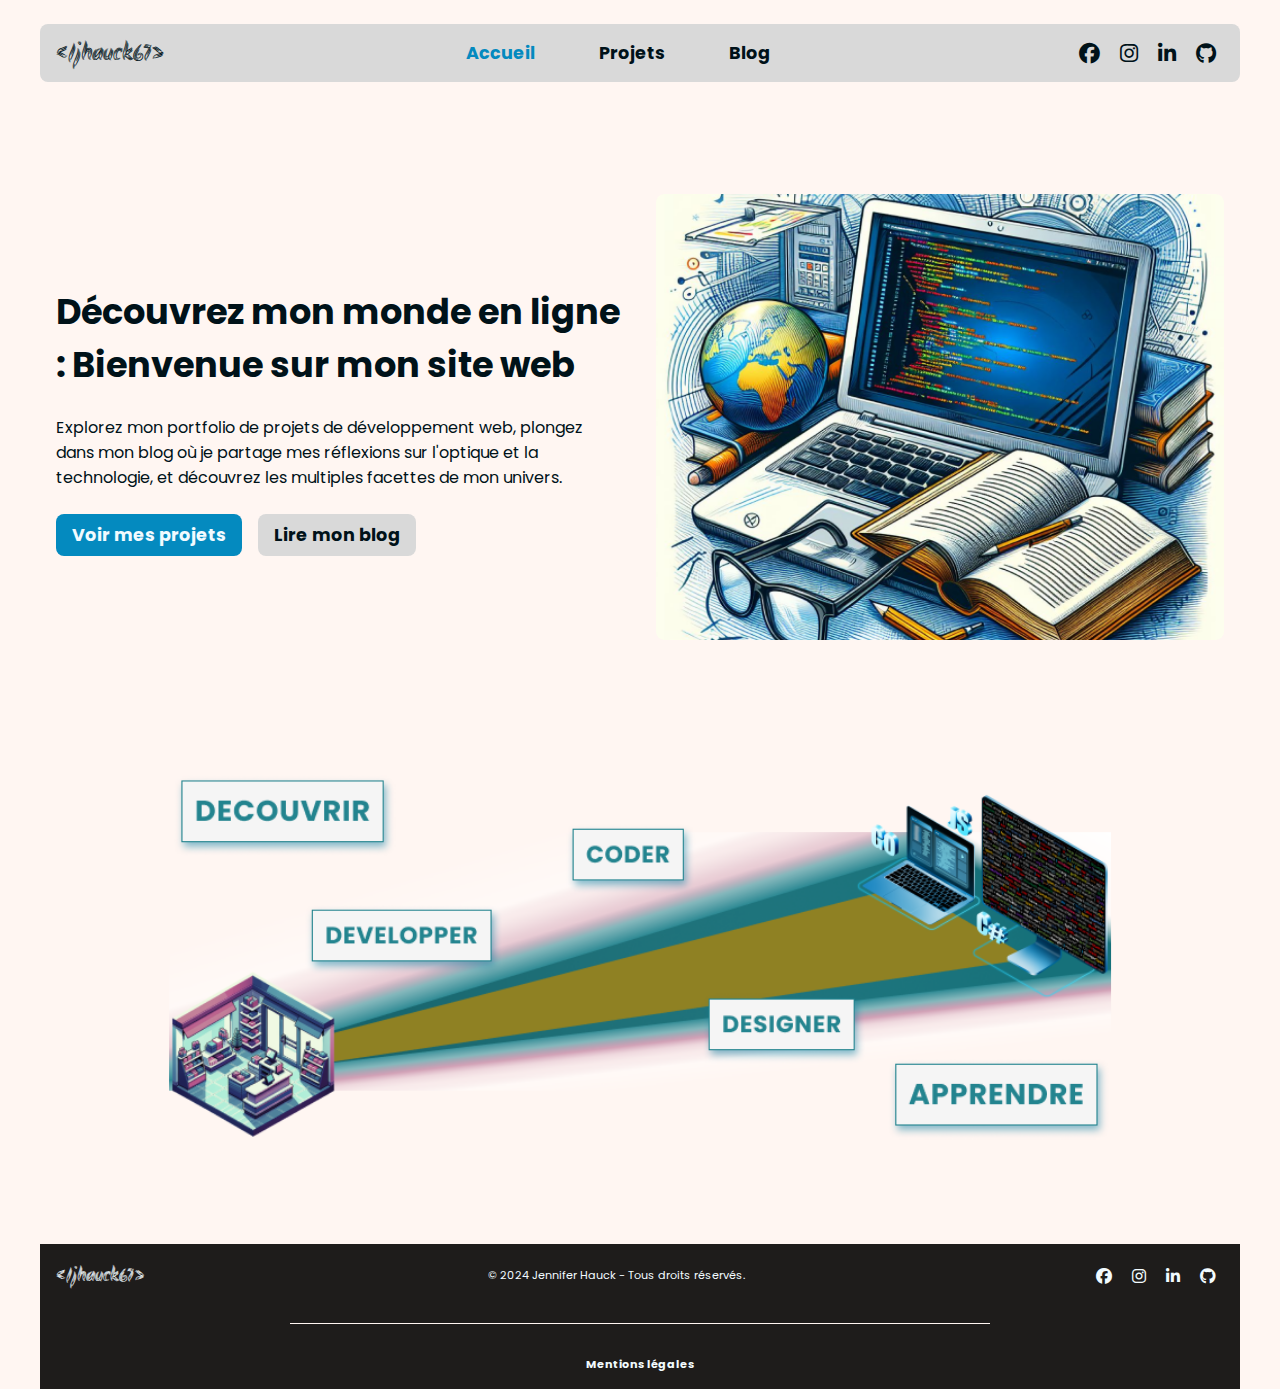
<file: index.html>
<!DOCTYPE html>
<html lang="fr">
  <head>
    <meta charset="UTF-8" />
    <meta name="viewport" content="width=device-width, initial-scale=1.0" />
    <meta
      name="description"
      content="jenniferhauck.fr est un espace créé pour allier mes deux passions : le développement web et l'optique-lunetterie. Découvrez mes projets web à la lumière de l'optique et des lunettes."
    />
    <!-- --- INFOS DE L'ONGLET --- -->
    <title>
      Accueil | jenniferhauck.fr Mon espace personnel dédié au développement web
      et l'UX/UI design sur fond d'optique-lunetterie
    </title>
    <link
      rel="shortcut icon"
      href="./assets/images/favicon.png"
      type="image/x-icon"
    />
    <!-- --- ICONE --- -->
    <link rel="apple-touch-icon" href="./assets/images/icon.png" />
    <!-- --- OPENGRAPH --- -->
    <!-- !VERIFIER OPENGRAPH -->
    <meta property="og:title" content="Accueil | jenniferhauck.fr" />
    <meta property="og:type" content="website" />
    <meta
      property="og:url"
      content="https://jhauck67.github.io/jenniferhauck/index.html"
    />
    <meta
      property="og:image"
      content="https://github.com/jhauck67/jenniferhauck/blob/main/assets/images/opengraph.png"
    />
    <!-- --- FONT AWESOME --- -->
    <link
      rel="stylesheet"
      href="https://cdnjs.cloudflare.com/ajax/libs/font-awesome/6.5.1/css/all.min.css"
    />
    <!-- --- STYLE CSS --- -->
    <link rel="stylesheet" href="./index.css" />
  </head>
  <!---->
  <body>
    <!-- ***NAVBAR*** -->
    <nav id="nav">
      <div id="logo">&lt;/jhauck67&gt;</div>
      <div class="menu">
        <div id="logo">&lt;/jhauck67&gt;</div>
        <div class="divider"></div>
        <a href="#">Accueil</a>
        <a href="./assets/pages/projects.html">Projets</a>
        <a href="./assets/pages/blog.html">Blog</a>
      </div>
      <div class="networks">
        <a href="https://www.facebook.com/jhauckpadowicz"
          ><i class="fa-brands fa-facebook"></i
        ></a>
        <a href="https://www.instagram.com/jhauckpadowicz/"
          ><i class="fa-brands fa-instagram"></i
        ></a>
        <a href="https://www.linkedin.com/in/jennifer-hauck-b125252a2/"
          ><i class="fa-brands fa-linkedin-in"></i
        ></a>
        <a href="https://github.com/jhauck67"
          ><i class="fa-brands fa-github"></i
        ></a>
      </div>
      <div id="icons"></div>
    </nav>
    <!---->

    <!-- ***HERO*** -->
    <div class="hero">
      <div class="hero-top">
        <h1>Découvrez mon monde en ligne : Bienvenue sur mon site web</h1>
      </div>
      <div class="hero-bottom">
        <div class="hero-left-container">
          <h1>Découvrez mon monde en ligne : Bienvenue sur mon site web</h1>
          <p>
            Explorez mon portfolio de projets de développement web, plongez dans
            mon blog où je partage mes réflexions sur l'optique et la
            technologie, et découvrez les multiples facettes de mon univers.
          </p>
          <div class="buttons-container">
            <div id="first-button">
              <a href="./assets/pages/projects.html">Voir mes projets</a>
            </div>
            <div id="second-button">
              <a href="./assets/pages/blog.html">Lire mon blog</a>
            </div>
          </div>
        </div>
        <div class="hero-right-container">
          <img
            src="./assets/images/hero.png"
            alt="une image d'un ordinateur, avec une tasse à café et des lunettes"
          />
        </div>
      </div>
    </div>
    <!---->
    <!-- ***BANNER*** -->
    <div class="banner">
      <img src="./assets/images/banner.png" alt="bannière" />
    </div>
    <!---->
    <!-- ***FOOTER*** -->
    <footer>
      <div class="footer-top">
        <div id="logo">&lt;/jhauck67&gt;</div>
        <p>&copy; 2024 Jennifer Hauck - Tous droits réservés.</p>
        <div class="networks">
          <a href="https://www.facebook.com/jhauckpadowicz"
            ><i class="fa-brands fa-facebook"></i
          ></a>
          <a href="https://www.instagram.com/jhauckpadowicz/"
            ><i class="fa-brands fa-instagram"></i
          ></a>
          <a href="https://www.linkedin.com/in/jennifer-hauck-b125252a2/"
            ><i class="fa-brands fa-linkedin-in"></i
          ></a>
          <a href="https://github.com/jhauck67"
            ><i class="fa-brands fa-github"></i
          ></a>
        </div>
      </div>
      <div class="footer-middle"></div>
      <div class="footer-bottom">
        <a href="#">Mentions légales</a>
        <!-- TODO Remplir la destination du lien-->
      </div>
    </footer>
    <!---->
    <script src="./index.js"></script>
  </body>
</html>
</file>
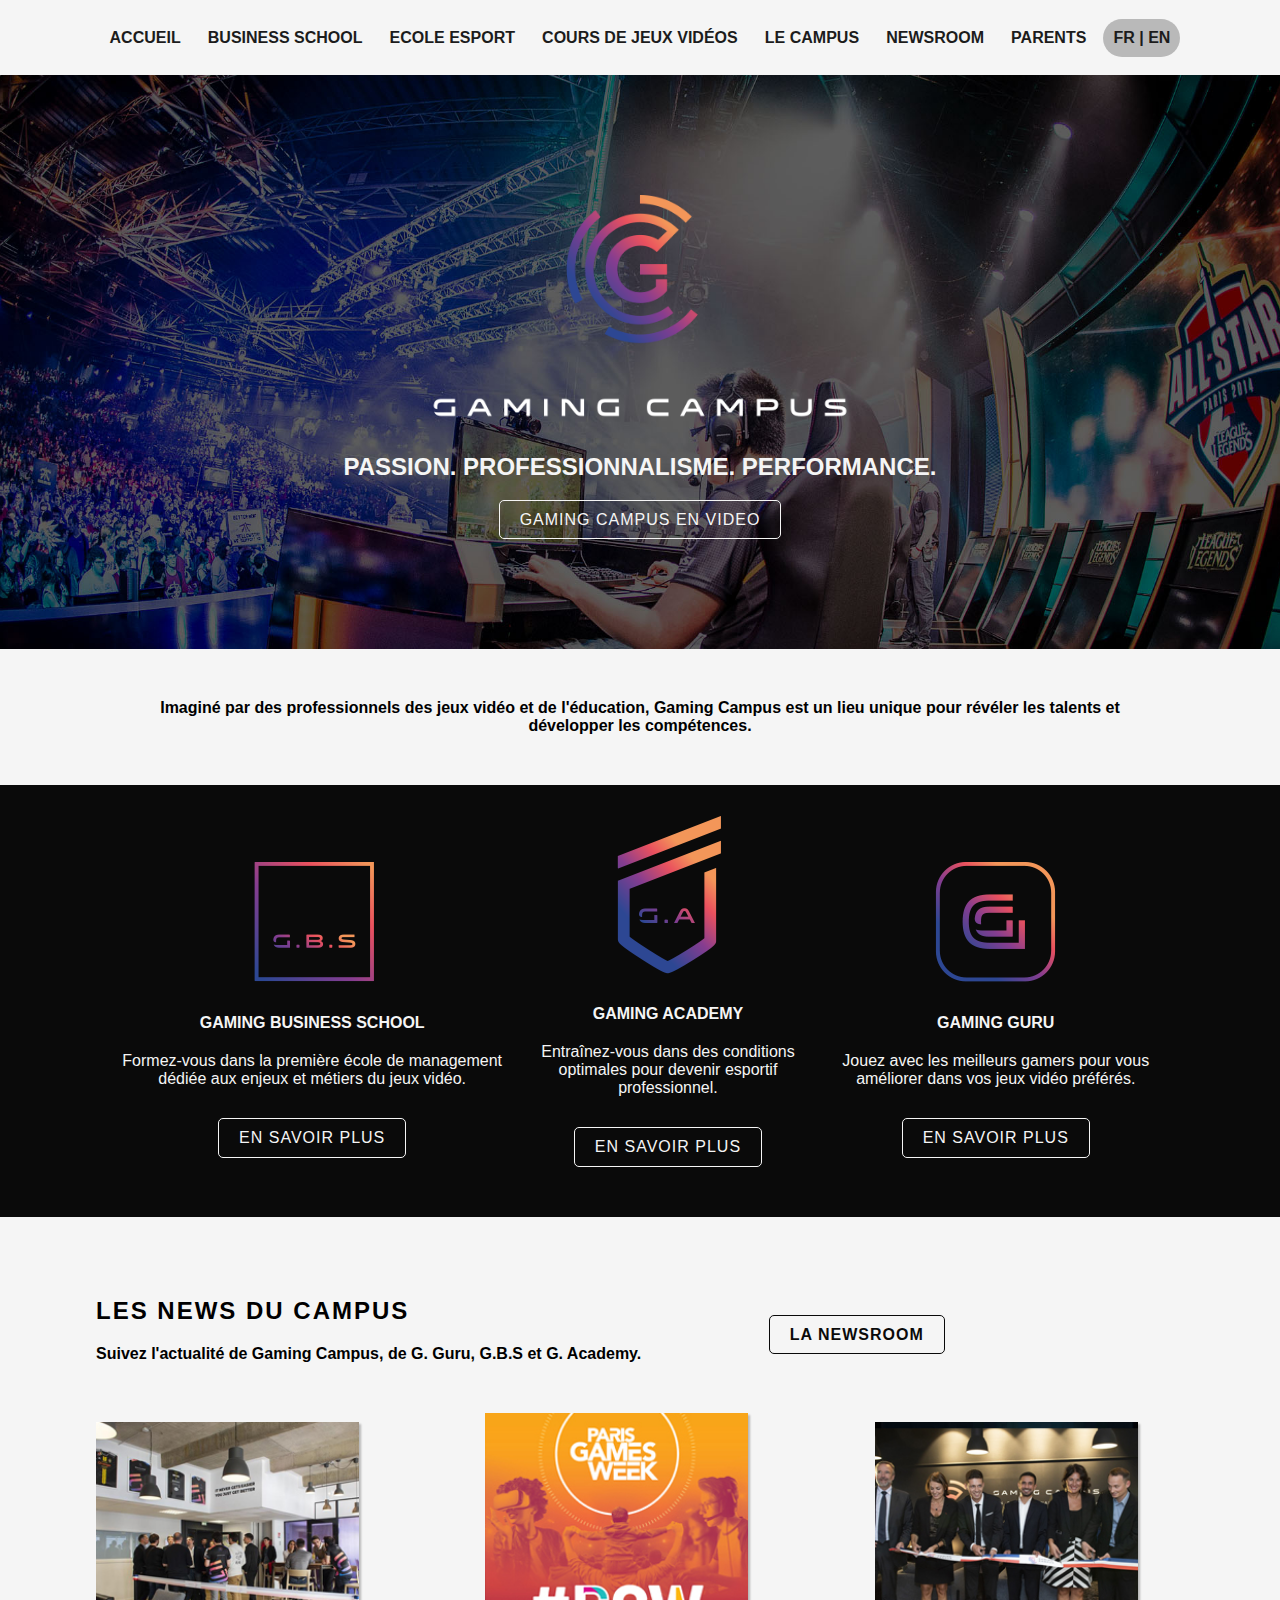
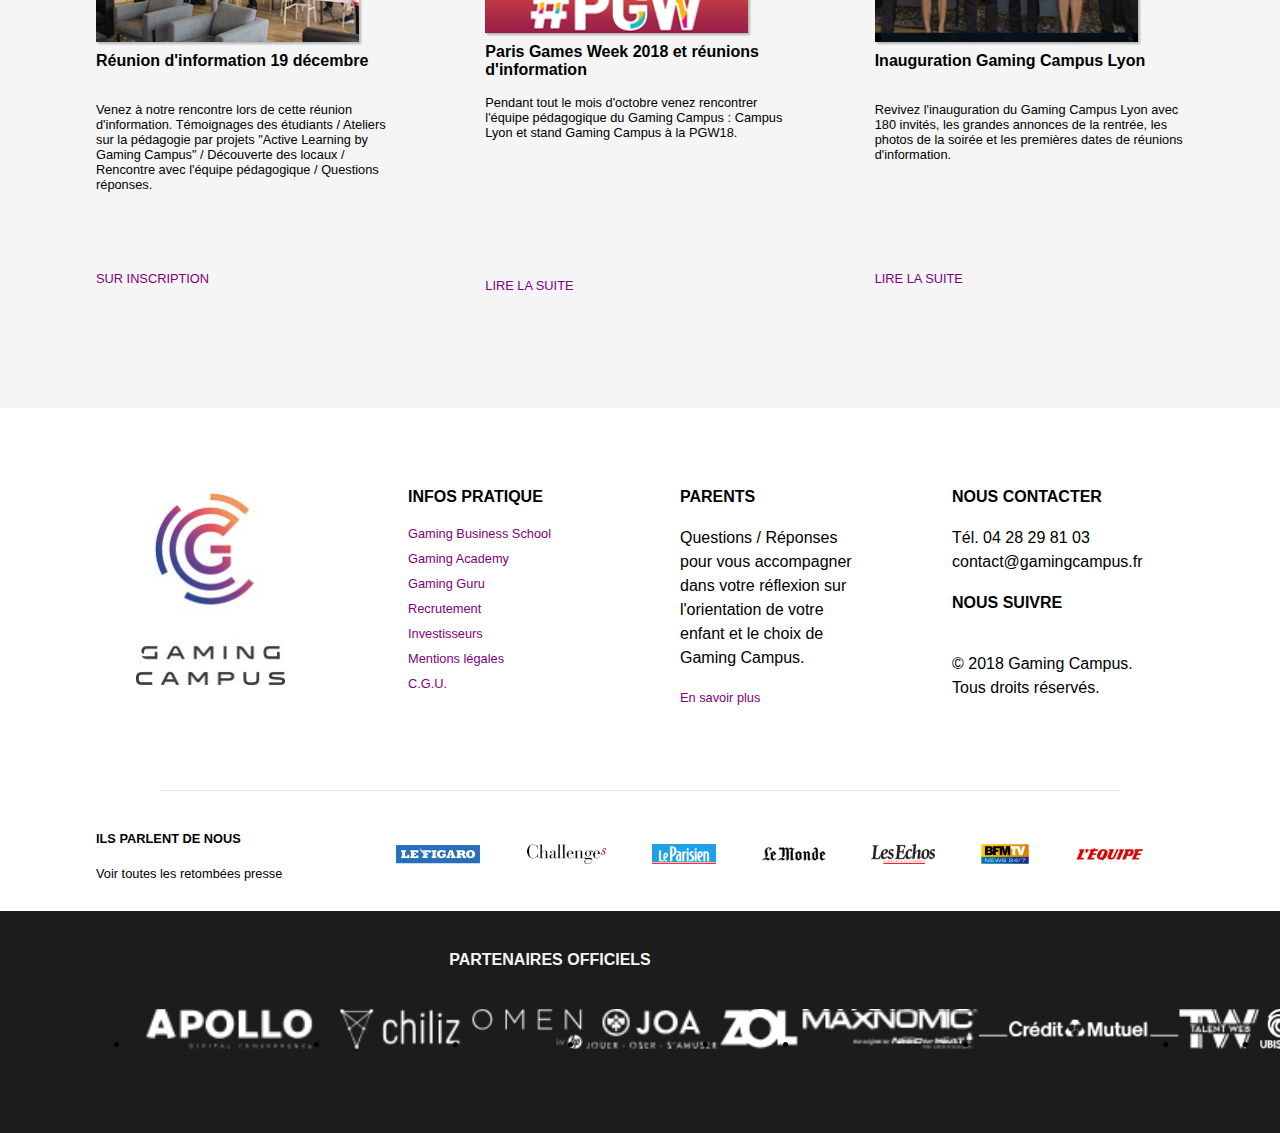
<file: assets/projects/project-01/projet/index.html>
<!DOCTYPE html>
<html lang="fr">
  <head>
    <meta charset="UTF-8" />
    <meta name="viewport" content="width=device-width, initial-scale=1.0" />
    <title>Gaming Campus</title>
    <link
      rel="shortcut icon"
      href="./assets/img/logo-gg-home.png"
      type="image/x-icon"
    />
    <link rel="stylesheet" href="./style.css" />
    <link
      rel="stylesheet"
      href="https://cdnjs.cloudflare.com/ajax/libs/font-awesome/6.5.1/css/all.min.css"
      integrity="sha512-DTOQO9RWCH3ppGqcWaEA1BIZOC6xxalwEsw9c2QQeAIftl+Vegovlnee1c9QX4TctnWMn13TZye+giMm8e2LwA=="
      crossorigin="anonymous"
      referrerpolicy="no-referrer"
    />
  </head>
  <body>
    <!-- ******** NAVIGATION ******** -->
    <div class="navigation">
      <ul>
        <li><a href="">Accueil</a></li>
        <li><a href="">Business School</a></li>
        <li><a href="">Ecole esport</a></li>
        <li><a href="">Cours de jeux vidéos</a></li>
        <li><a href="">Le Campus</a></li>
        <li><a href="">Newsroom</a></li>
        <li><a href="">Parents</a></li>
        <li><a href="">FR | EN</a></li>
      </ul>
    </div>
    <!-- ******** HEADER ******** -->
    <header>
      <div class="header-container">
        <img src="./assets/img/logo-gc-hero.png" alt="logo gaming campus" />
        <h1>Passion. Professionnalisme. Performance.</h1>
        <a href="#" id="button"
          >Gaming campus en video <i class="fa-solid fa-chevron-right"></i
        ></a>
      </div>
    </header>
    <!-- ******** HEADER-SUBTITLE ******** -->
    <div class="header-subtitle">
      <p>
        Imaginé par des professionnels des jeux vidéo et de l'éducation, Gaming
        Campus est un lieu unique pour révéler les talents et développer les
        compétences.
      </p>
    </div>
    <!-- ******** INFOS ******** -->
    <div class="infos">
      <div class="infos-container">
        <div class="info-left" id="info-card">
          <img
            src="./assets/img/logo-gbs-home.png"
            alt="logo business gaming school"
          />
          <h2>Gaming Business School</h2>
          <p>
            Formez-vous dans la première école de management dédiée aux enjeux
            et métiers du jeux vidéo.
          </p>
          <a href="#" id="button">En savoir plus</a>
        </div>
        <div class="info-middle" id="info-card">
          <img src="./assets/img/logo-ga-home.png" alt="logo gaming academy" />
          <h2>Gaming Academy</h2>
          <p>
            Entraînez-vous dans des conditions optimales pour devenir esportif
            professionnel.
          </p>
          <a href="#" id="button">En savoir plus</a>
        </div>
        <div class="info-right" id="info-card">
          <img src="./assets/img/logo-gg-home.png" alt="logo gaming guru" />
          <h2>Gaming Guru</h2>
          <p>
            Jouez avec les meilleurs gamers pour vous améliorer dans vos jeux
            vidéo préférés.
          </p>
          <a href="#" id="button">En savoir plus</a>
        </div>
      </div>
    </div>
    <!-- ******** NEWSROOM ******** -->
    <div class="newsroom">
      <div class="newsroom-title">
        <div class="newsroom-title-left">
          <h2>Les news du campus</h2>
          <p>
            Suivez l'actualité de Gaming Campus, de G. Guru, G.B.S et G.
            Academy.
          </p>
        </div>
        <div class="newsroom-title-right">
          <a href="#" id="button"
            >La newsroom <i class="fa-solid fa-chevron-right"></i
          ></a>
        </div>
      </div>
      <div class="newsroom-container">
        <div id="news-container">
          <img
            src="./assets/img/ri8decembre.jpg"
            alt="photo de la réunion d'information du 19 décembre"
          />
          <h3>Réunion d'information 19 décembre</h3>
          <p>
            Venez à notre rencontre lors de cette réunion d'information.
            Témoignages des étudiants / Ateliers sur la pédagogie par projets
            "Active Learning by Gaming Campus" / Découverte des locaux /
            Rencontre avec l'équipe pédagogique / Questions réponses.
          </p>
          <a href="#" id="link"
            >Sur inscription <i class="fa-solid fa-chevron-right"></i
          ></a>
        </div>
        <div id="news-container">
          <img
            src="./assets/img/pgw18home.jpg"
            alt="photo de la Paris Games Week 2018"
          />
          <h3>Paris Games Week 2018 et réunions d'information</h3>
          <p>
            Pendant tout le mois d'octobre venez rencontrer l'équipe pédagogique
            du Gaming Campus : Campus Lyon et stand Gaming Campus à la PGW18.
          </p>
          <a href="#" id="link"
            >Lire la suite <i class="fa-solid fa-chevron-right"></i
          ></a>
        </div>
        <div id="news-container">
          <img
            src="./assets/img/inauguration_gaming_campus_photo.jpg"
            alt="inauguration Gaming Campus Lyon"
          />
          <h3>Inauguration Gaming Campus Lyon</h3>
          <p>
            Revivez l'inauguration du Gaming Campus Lyon avec 180 invités, les
            grandes annonces de la rentrée, les photos de la soirée et les
            premières dates de réunions d'information.
          </p>
          <a href="#" id="link"
            >Lire la suite <i class="fa-solid fa-chevron-right"></i
          ></a>
        </div>
      </div>
    </div>
    <!-- ******** FOOTER ******** -->
    <footer>
      <div class="footer-top">
        <div class="ft-colonne1">
          <img src="./assets/img/logo-gc-footer.jpg" alt="logo Gaming Campus" />
        </div>
        <div class="ft-colonne2">
          <h3 id="section-title">Infos pratique</h3>
          <a href="#">Gaming Business School</a>
          <a href="#">Gaming Academy</a>
          <a href="#">Gaming Guru</a>
          <a href="#">Recrutement</a>
          <a href="#">Investisseurs</a>
          <a href="#">Mentions légales</a>
          <a href="#">C.G.U.</a>
        </div>
        <div class="ft-colonne3">
          <h3 id="section-title">Parents</h3>
          <p>
            Questions / Réponses pour vous accompagner dans votre réflexion sur
            l'orientation de votre enfant et le choix de Gaming Campus.
          </p>
          <a href="#">En savoir plus</a>
        </div>
        <div class="ft-colonne4">
          <h3 id="section-title">Nous contacter</h3>
          <p>
            Tél. 04 28 29 81 03 <br />
            contact@gamingcampus.fr
          </p>
          <h3>Nous suivre</h3>
          <div class="network">
            <ul>
              <li>
                <a href="#"><i class="fa-brands fa-twitter"></i></a>
              </li>
              <li>
                <a href="#"><i class="fa-brands fa-facebook"></i></a>
              </li>
              <li>
                <a href="#"><i class="fa-brands fa-linkedin"></i></a>
              </li>
              <li>
                <a href="#"><i class="fa-brands fa-instagram"></i></a>
              </li>
            </ul>
          </div>
          <p>
            &copy; 2018 Gaming Campus. <br />
            Tous droits réservés.
          </p>
        </div>
      </div>
      <div class="separateur"></div>
      <div class="footer-bottom">
        <div class="fb-left">
          <h3>Ils parlent de nous</h3>
          <p>Voir toutes les retombées presse</p>
        </div>
        <div class="fb-right">
          <ul>
            <li><img src="./assets/img/figaro.png" alt="logo le figaro" /></li>
            <li>
              <img src="./assets/img/challenges.png" alt="logo challenges" />
            </li>
            <li>
              <img src="./assets/img/leparisien.png" alt="logo le parisien" />
            </li>
            <li><img src="./assets/img/lemonde.png" alt="logo le monde" /></li>
            <li><img src="./assets/img/echos.png" alt="logo les echos" /></li>
            <li><img src="./assets/img/bfm.png" alt="logo bfm" /></li>
            <li><img src="./assets/img/lepoint.png" alt="logo lequipe" /></li>
          </ul>
        </div>
      </div>
    </footer>
    <!-- ******** PARTENAIRES ******** -->
    <div class="partenaires">
      <div class="partenaire-title">
        <h2>Partenaires officiels</h2>
      </div>
      <div class="part-logo-container">
        <ul>
          <li><img src="./assets/img/apollo.png" alt="logo apollo" /></li>
          <li><img src="./assets/img/chiliz.png" alt="logo chiliz" /></li>
          <li><img src="./assets/img/omen.png" alt="logo omen" /></li>
          <li><img src="./assets/img/joa.png" alt="logo joa" /></li>
          <li><img src="./assets/img/zol.png" alt="logo zol" /></li>
          <li><img src="./assets/img/maxonomic.png" alt="logo maxinomic" /></li>
          <li>
            <img
              src="./assets/img/credit-mutuel.png"
              alt="logo crédit-mutuel"
            />
          </li>
          <li>
            <img src="./assets/img/talent-web.png" alt="logo talent-web" />
          </li>
          <li>
            <img src="./assets/img/ubisoft.png" alt="logo ubisoft" />
          </li>
          <li>
            <img src="./assets/img/vitality.png" alt="logo vitality" />
          </li>
        </ul>
      </div>
    </div>
  </body>
</html>
</file>
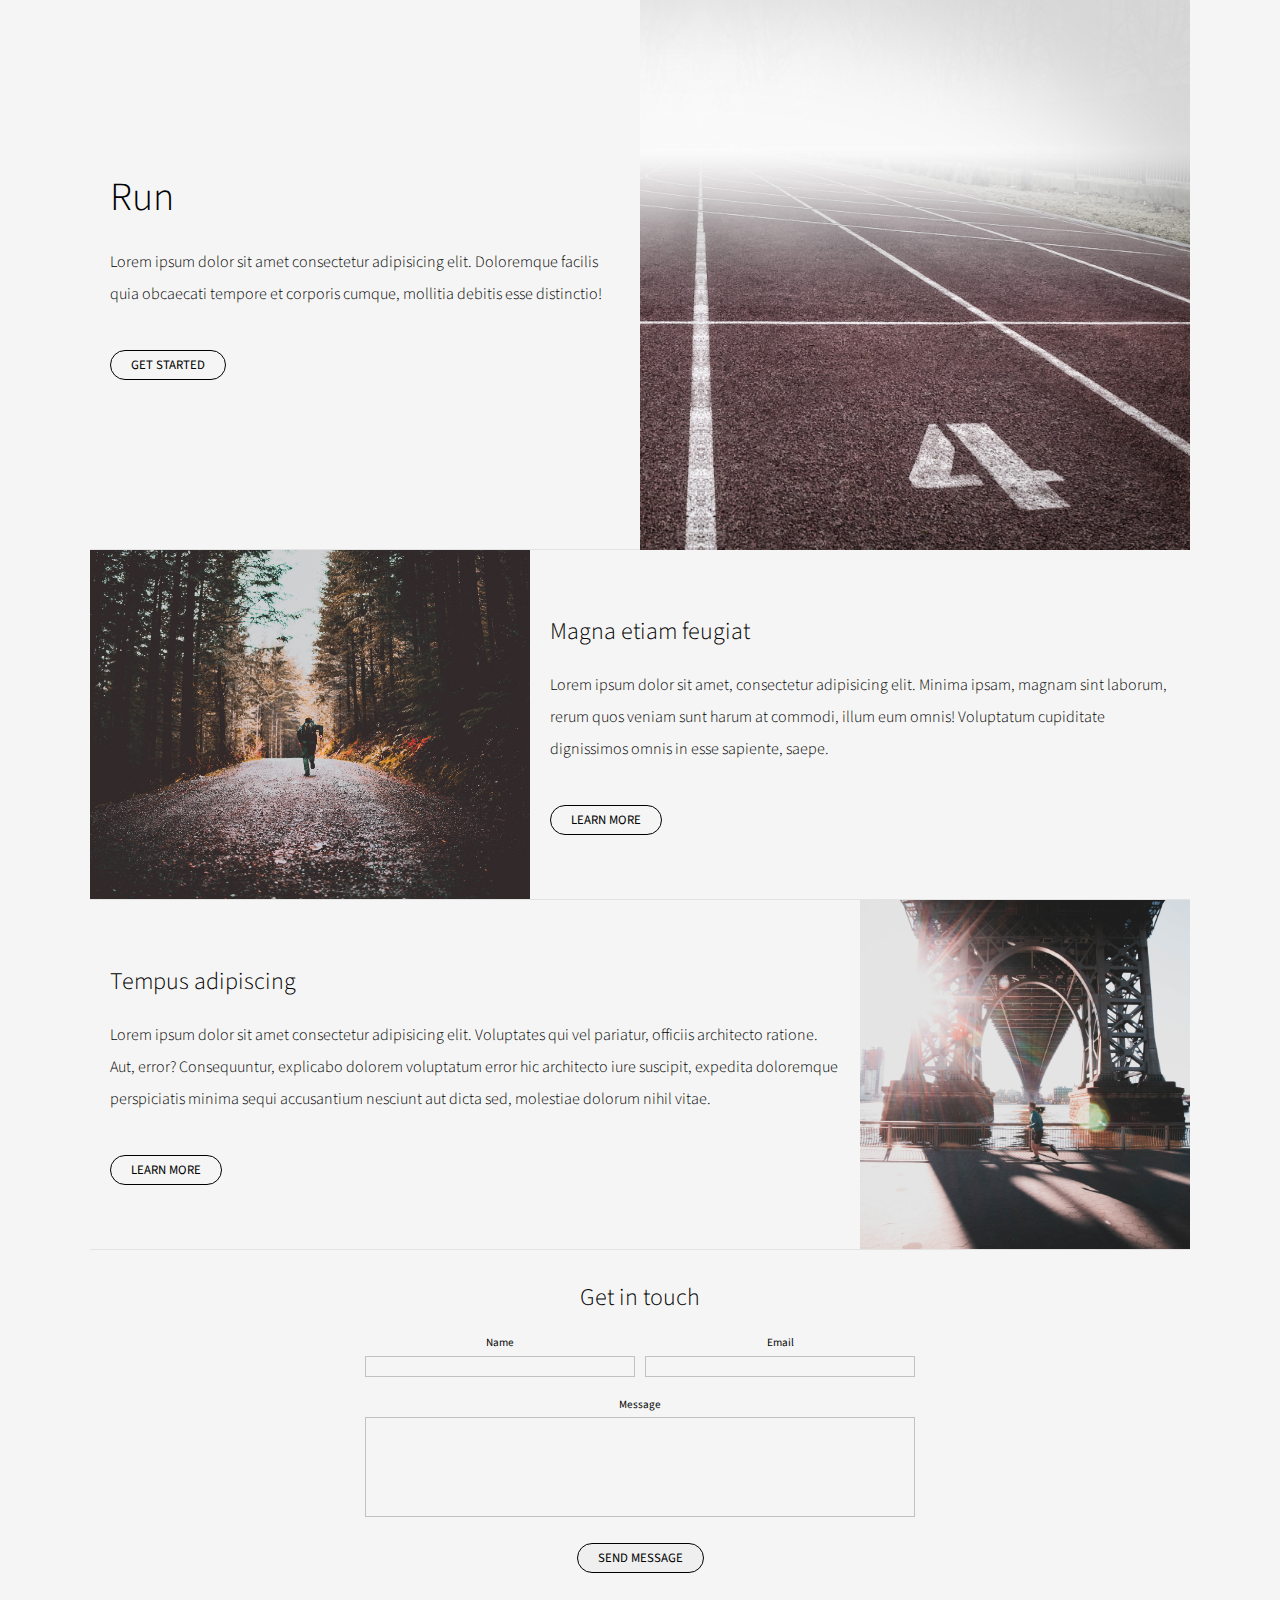
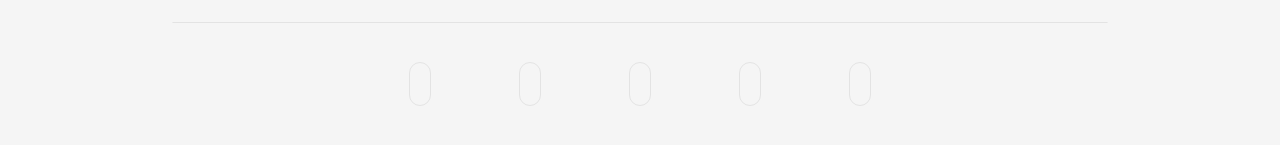
<file: assets/projects/project-02/projet/index.html>
<!DOCTYPE html>
<html lang="fr">
  <head>
    <meta charset="UTF-8" />
    <meta name="viewport" content="width=device-width, initial-scale=1.0" />
    <title>Run - Intégration HTML/CSS : Donnez Vie à la Maquette</title>
    <meta
      name="description"
      content="Explorez l'intégration HTML/CSS du projet 'Run' où chaque ligne de code donne vie à une maquette dynamique. Découvrez les défis, les choix de conception et l'histoire derrière cette réalisation captivante."
    />
    <link
      rel="shortcut icon"
      href="./assets/img/favicon.png"
      type="image/x-icon"
    />
    <link rel="stylesheet" href="./style.css" />
    <link
      rel="stylesheet"
      href="https://cdnjs.cloudflare.com/ajax/libs/font-awesome/6.5.1/css/all.min.css"
      integrity="sha512-DTOQO9RWCH3ppGqcWaEA1BIZOC6xxalwEsw9c2QQeAIftl+Vegovlnee1c9QX4TctnWMn13TZye+giMm8e2LwA=="
      crossorigin="anonymous"
      referrerpolicy="no-referrer"
    />
  </head>
  <!-- ******** BODY ******** -->
  <body>
    <!-- ******** HEADER ******** -->
    <header>
      <div class="header-text">
        <div class="header-text-container">
          <h1>Run</h1>
          <p>
            Lorem ipsum dolor sit amet consectetur adipisicing elit. Doloremque
            facilis quia obcaecati tempore et corporis cumque, mollitia debitis
            esse distinctio!
          </p>
          <div id="button">Get started</div>
        </div>
      </div>
      <div class="header-img"></div>
    </header>
    <!-- ******** SECTION 1 ******** -->
    <div class="section1">
      <div class="section1-left"></div>
      <div class="section1-right">
        <div class="section1-right-text-container">
          <h2>Magna etiam feugiat</h2>
          <p>
            Lorem ipsum dolor sit amet, consectetur adipisicing elit. Minima
            ipsam, magnam sint laborum, rerum quos veniam sunt harum at commodi,
            illum eum omnis! Voluptatum cupiditate dignissimos omnis in esse
            sapiente, saepe.
          </p>
          <div id="button">Learn More</div>
        </div>
      </div>
    </div>
    <!-- ******** SECTION 2 ******** -->
    <div class="section2">
      <div class="section2-left">
        <h2>Tempus adipiscing</h2>
        <p>
          Lorem ipsum dolor sit amet consectetur adipisicing elit. Voluptates
          qui vel pariatur, officiis architecto ratione. Aut, error?
          Consequuntur, explicabo dolorem voluptatum error hic architecto iure
          suscipit, expedita doloremque perspiciatis minima sequi accusantium
          nesciunt aut dicta sed, molestiae dolorum nihil vitae.
        </p>
        <div id="button">Learn more</div>
      </div>
      <div class="section2-right"></div>
    </div>
    <!-- ******** FORMULAIRE ******** -->
    <div class="form">
      <div class="form-container">
        <h2>Get in touch</h2>
        <div class="formulaire">
          <div class="infos">
            <div class="name-box">
              <label for="name">Name</label>
              <input type="text" id="name" />
            </div>
            <div class="mail-box">
              <label for="mail">Email</label>
              <input type="text" id="mail" />
            </div>
          </div>
          <div class="message">
            <div class="textarea">
              <label for="text-area">Message</label>
              <textarea id="text-area"></textarea>
            </div>
          </div>
        </div>
        <div class="submit-button">
          <input type="submit" value="send message" id="button" />
        </div>
      </div>
    </div>
    <!-- ******** NETWORK ******** -->
    <div class="network">
      <div class="network-container">
        <ul>
          <li><i class="fa-brands fa-twitter"></i></li>
          <li><i class="fa-brands fa-facebook-f"></i></li>
          <li><i class="fa-brands fa-instagram"></i></li>
          <li><i class="fa-brands fa-linkedin-in"></i></li>
          <li><i class="fa-regular fa-envelope"></i></li>
        </ul>
      </div>
    </div>
  </body>
</html>
</file>
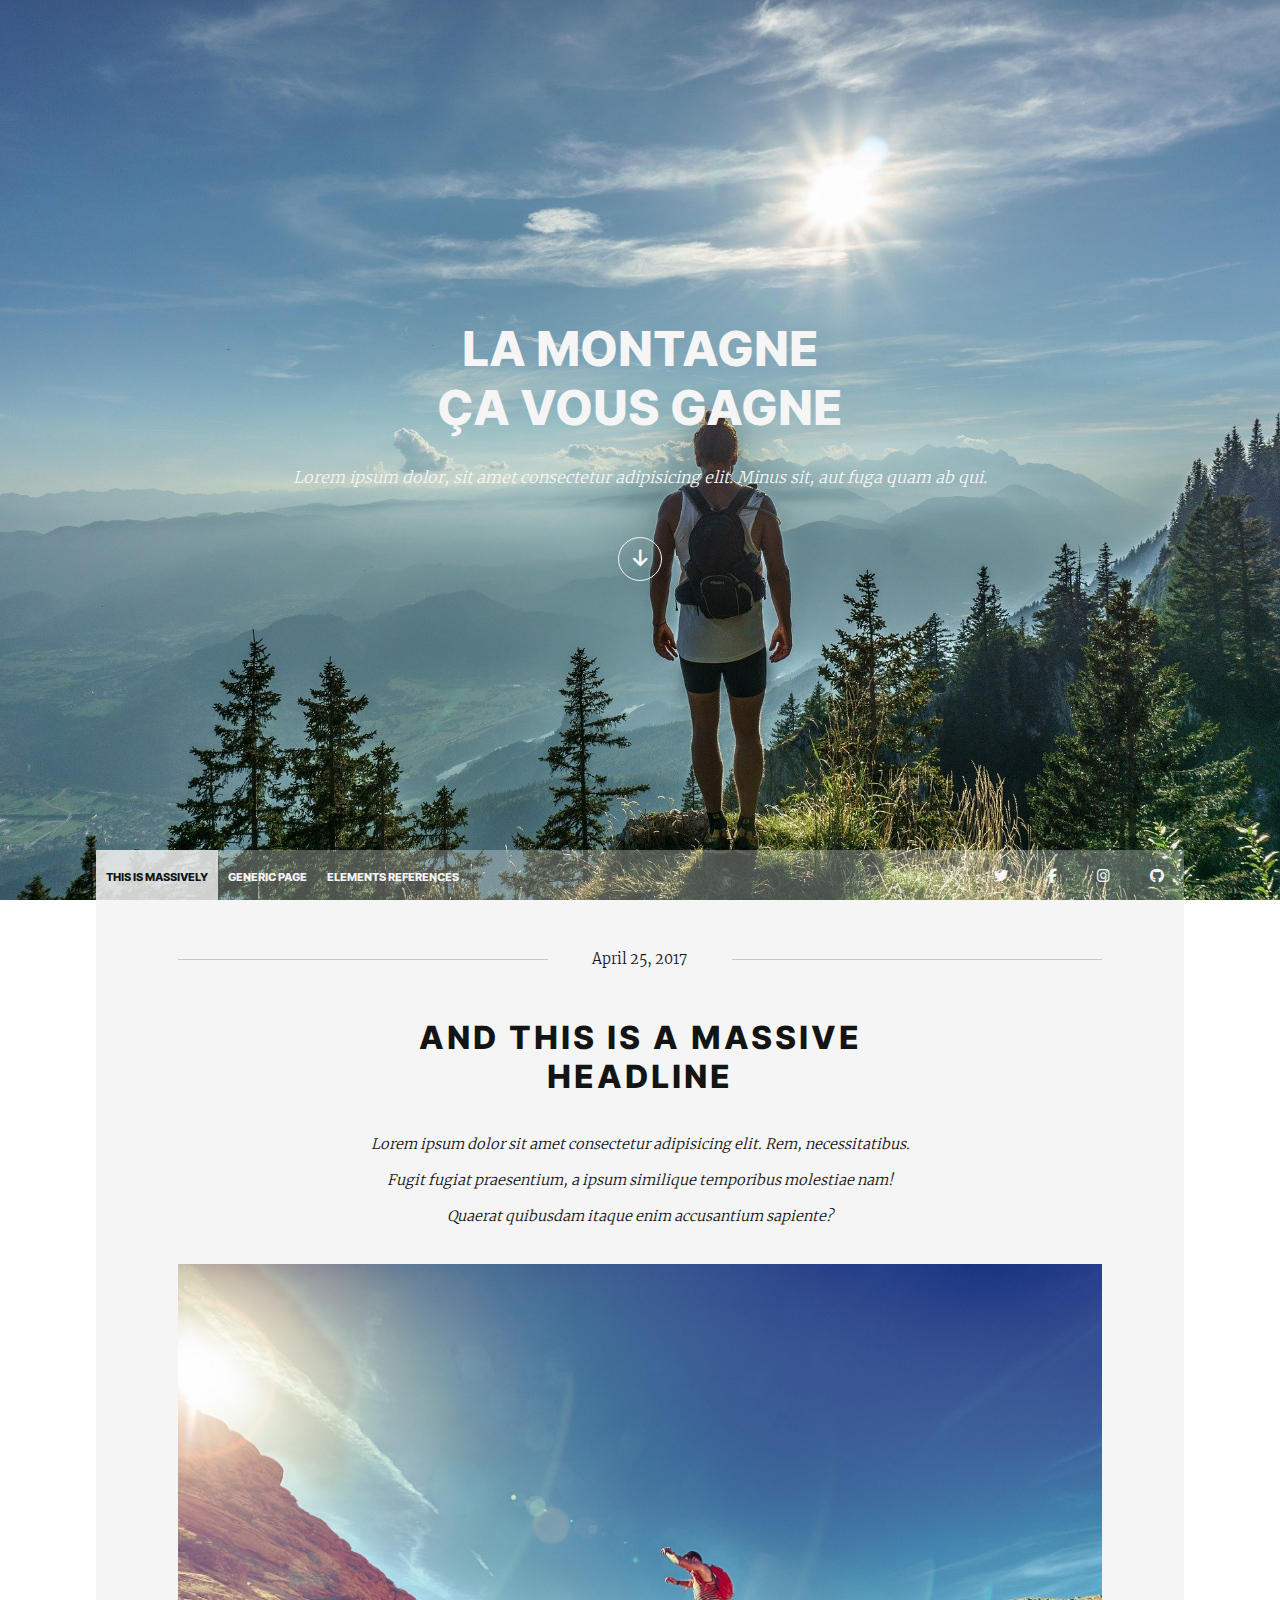
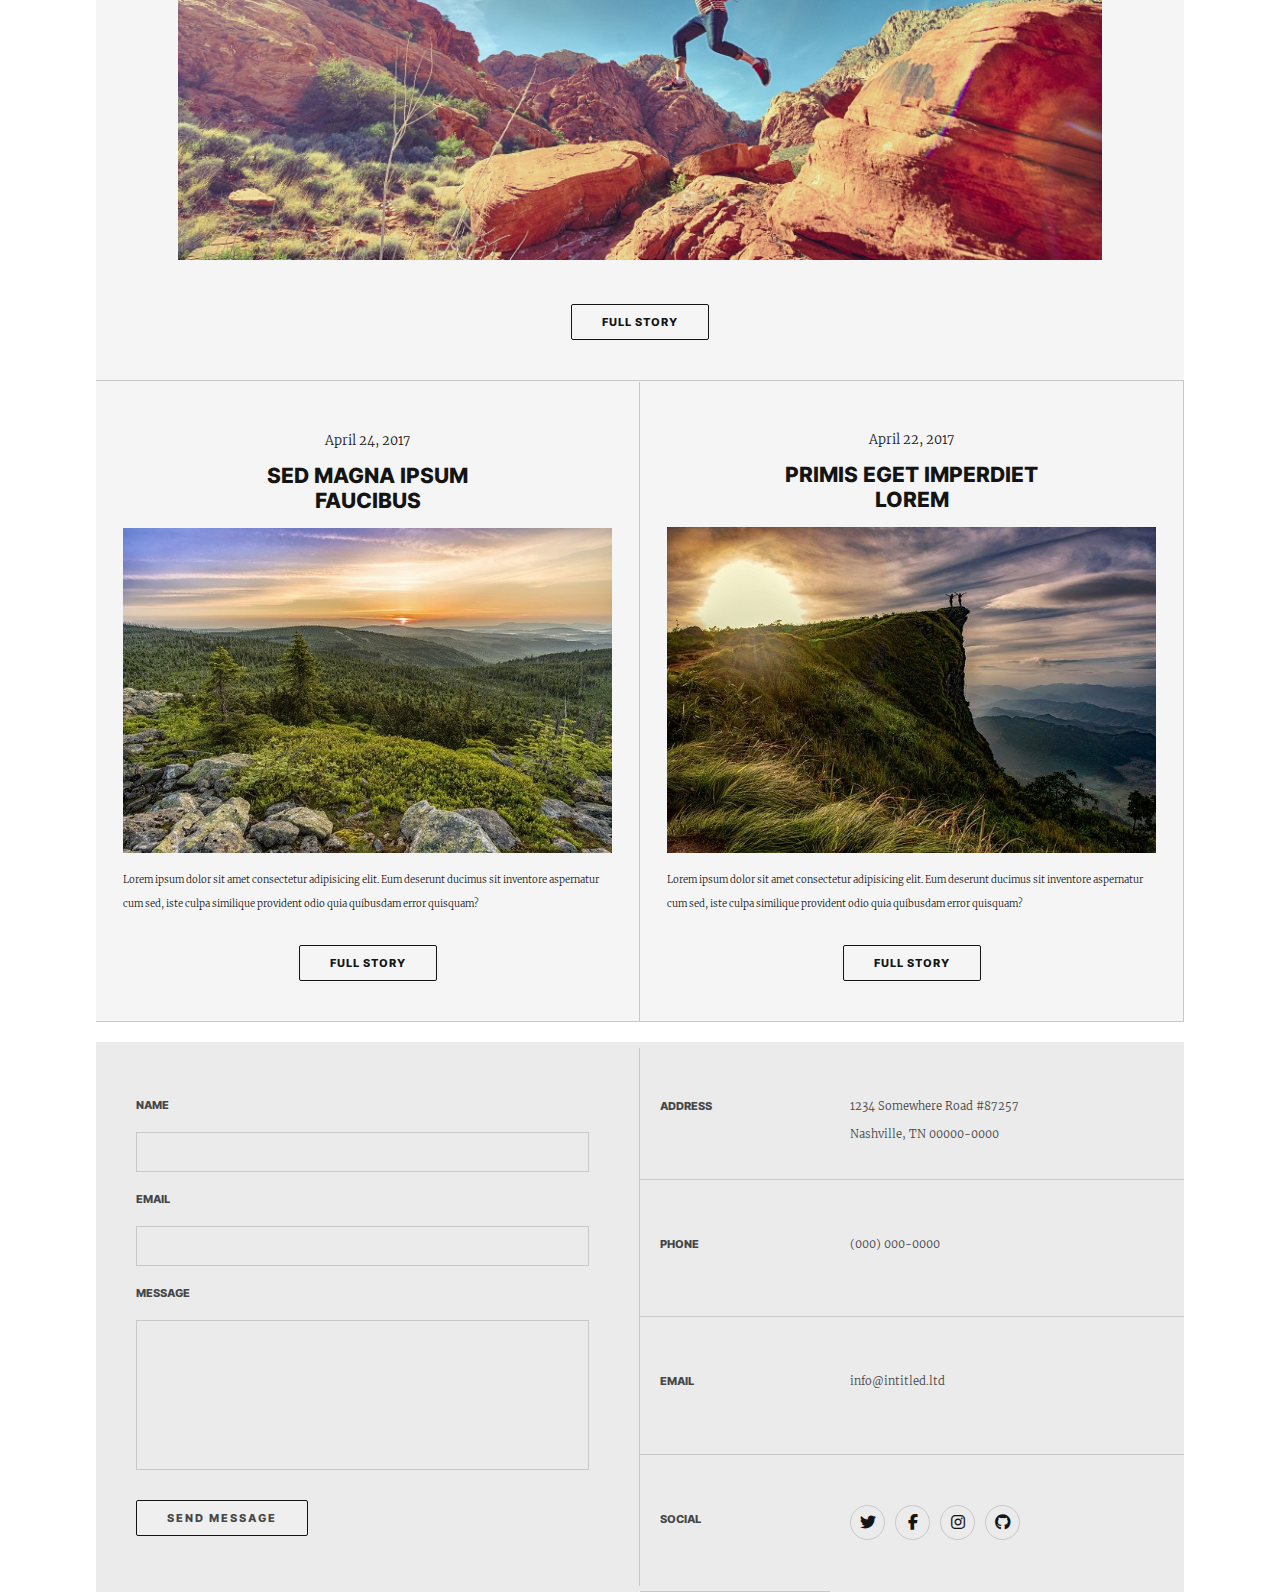
<file: assets/projects/project-03/projet/index.html>
<!DOCTYPE html>
<html lang="fr">
  <head>
    <meta charset="UTF-8" />
    <meta name="viewport" content="width=device-width, initial-scale=1.0" />
    <title>
      Projet 3 : Intégration La Montagne | Portfolio Web - Jennifer Hauck
    </title>
    <link
      rel="shortcut icon"
      href="./assets/images/favicon.png"
      type="image/x-icon"
    />
    <link rel="stylesheet" href="./assets/styles/index.css" />
    <link
      rel="stylesheet"
      href="https://cdnjs.cloudflare.com/ajax/libs/font-awesome/6.5.1/css/all.min.css"
    />
  </head>
  <body>
    <!-- ******** HEADER ******** -->
    <header>
      <div>
        <h1>
          La montagne <br />
          ça vous gagne
        </h1>
        <p>
          Lorem ipsum dolor, sit amet consectetur adipisicing elit. Minus sit,
          aut fuga quam ab qui.
        </p>
        <a class="icon" href="#contact"
          ><i class="fa-solid fa-arrow-down"></i
        ></a>
      </div>
    </header>
    <!-- ******** NAVBAR ******** -->
    <nav>
      <div class="navbar-left">
        <ul>
          <li><a href="#">This is massively</a></li>
          <li><a href="#">Generic Page</a></li>
          <li><a href="#">Elements references</a></li>
        </ul>
      </div>
      <div class="navbar-right">
        <ul>
          <li>
            <a href="#"><i class="fa-brands fa-twitter"></i></a>
          </li>
          <li>
            <a href="#"><i class="fa-brands fa-facebook-f"></i></a>
          </li>
          <li>
            <a href="#"><i class="fa-brands fa-instagram"></i></a>
          </li>
          <li>
            <a href="#"><i class="fa-brands fa-github"></i></a>
          </li>
        </ul>
      </div>
    </nav>
    <!-- ******** MAIN ******** -->
    <div class="main">
      <p class="date">April 25, 2017</p>
      <h2>And this is a massive headline</h2>
      <p class="description">
        Lorem ipsum dolor sit amet consectetur adipisicing elit. Rem,
        necessitatibus. Fugit fugiat praesentium, a ipsum similique temporibus
        molestiae nam! Quaerat quibusdam itaque enim accusantium sapiente?
      </p>
      <img
        src="./assets/images/pic01.jpg"
        alt="homme qui saute de rochers en rochers"
      />
      <div class="button">
        <a href="#" id="button">Full Story</a>
      </div>
    </div>
    <!-- ******** ARTICLES ******** -->
    <div class="articles">
      <div class="article-left" id="container">
        <p id="date">April 24, 2017</p>
        <h3>Sed magna ipsum faucibus</h3>
        <img src="./assets/images/pic02.jpg" alt="paysage montagneux" />
        <p id="description">
          Lorem ipsum dolor sit amet consectetur adipisicing elit. Eum deserunt
          ducimus sit inventore aspernatur cum sed, iste culpa similique
          provident odio quia quibusdam error quisquam?
        </p>
        <div class="button">
          <a href="#" id="button">Full story</a>
        </div>
      </div>
      <div class="article-right" id="container">
        <p id="date">April 22, 2017</p>
        <h3>Primis eget imperdiet lorem</h3>
        <img
          src="./assets/images/pic03.jpg"
          alt="paysage montagneux avec coucher de soleil"
        />
        <p id="description">
          Lorem ipsum dolor sit amet consectetur adipisicing elit. Eum deserunt
          ducimus sit inventore aspernatur cum sed, iste culpa similique
          provident odio quia quibusdam error quisquam?
        </p>
        <div class="button">
          <a href="#" id="button">Full story</a>
        </div>
      </div>
    </div>
    <!-- ******** CONTACT ******** -->
    <div class="contact">
      <div class="contact-left">
        <div class="name-box">
          <label for="name">Name</label>
          <input type="text" id="name" />
        </div>
        <div class="email-box">
          <label for="mail">Email</label>
          <input type="text" id="mail" />
        </div>
        <div class="text-area">
          <label for="textarea">Message</label>
          <textarea id="textarea"></textarea>
        </div>
        <div class="button-box">
          <input type="submit" id="button" value="Send Message" />
        </div>
      </div>
      <div class="contact-right">
        <label for="address">address</label>
        <p id="coordonnees">
          1234 Somewhere Road #87257 <br />Nashville, TN 00000-0000
        </p>
        <label for="phone">phone</label>
        <p id="coordonnees">(000) 000-0000</p>
        <label for="email">email</label>
        <p id="coordonnees">info@intitled.ltd</p>
        <label for="social">social</label>
        <ul id="network">
          <li>
            <a href="#"><i class="fa-brands fa-twitter"></i></a>
          </li>
          <li>
            <a href="#"><i class="fa-brands fa-facebook-f"></i></a>
          </li>
          <li>
            <a href="#"><i class="fa-brands fa-instagram"></i></a>
          </li>
          <li>
            <a href="#"><i class="fa-brands fa-github"></i></a>
          </li>
        </ul>
      </div>
    </div>
  </body>
</html>
</file>
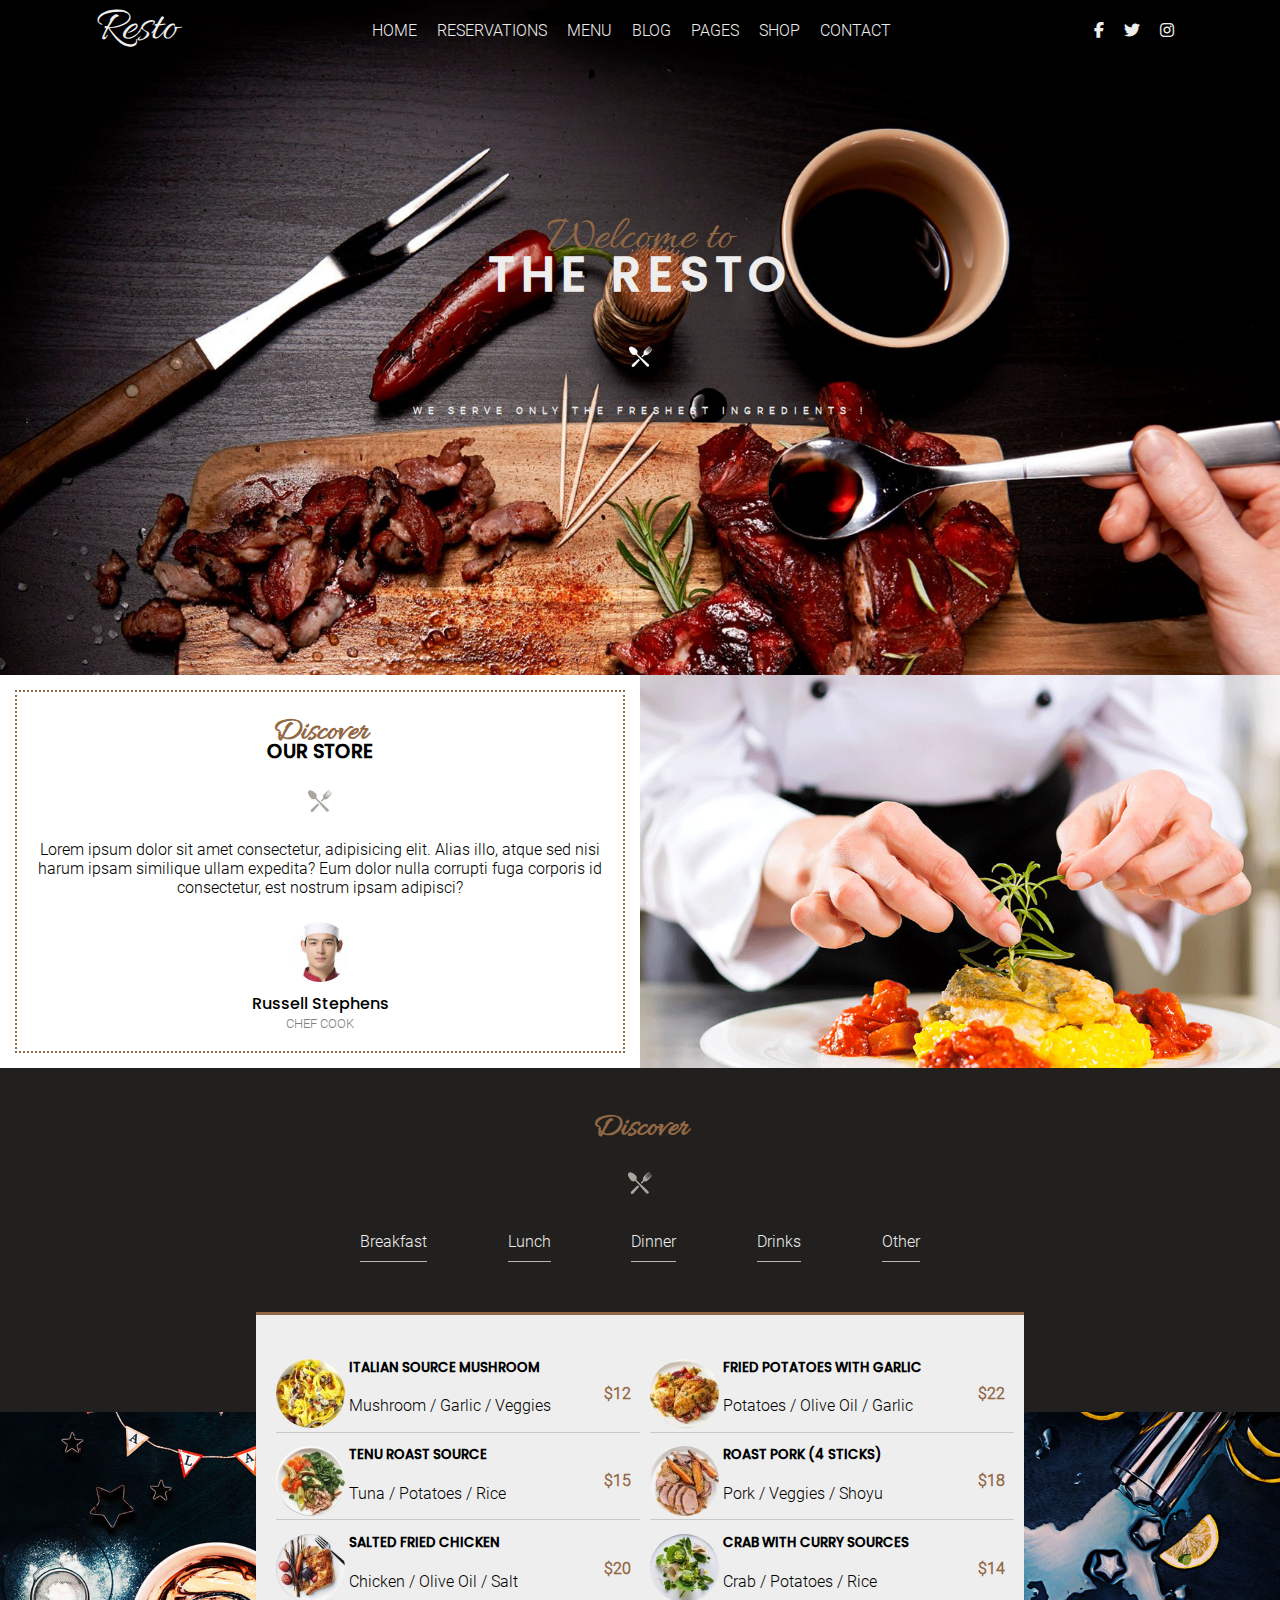
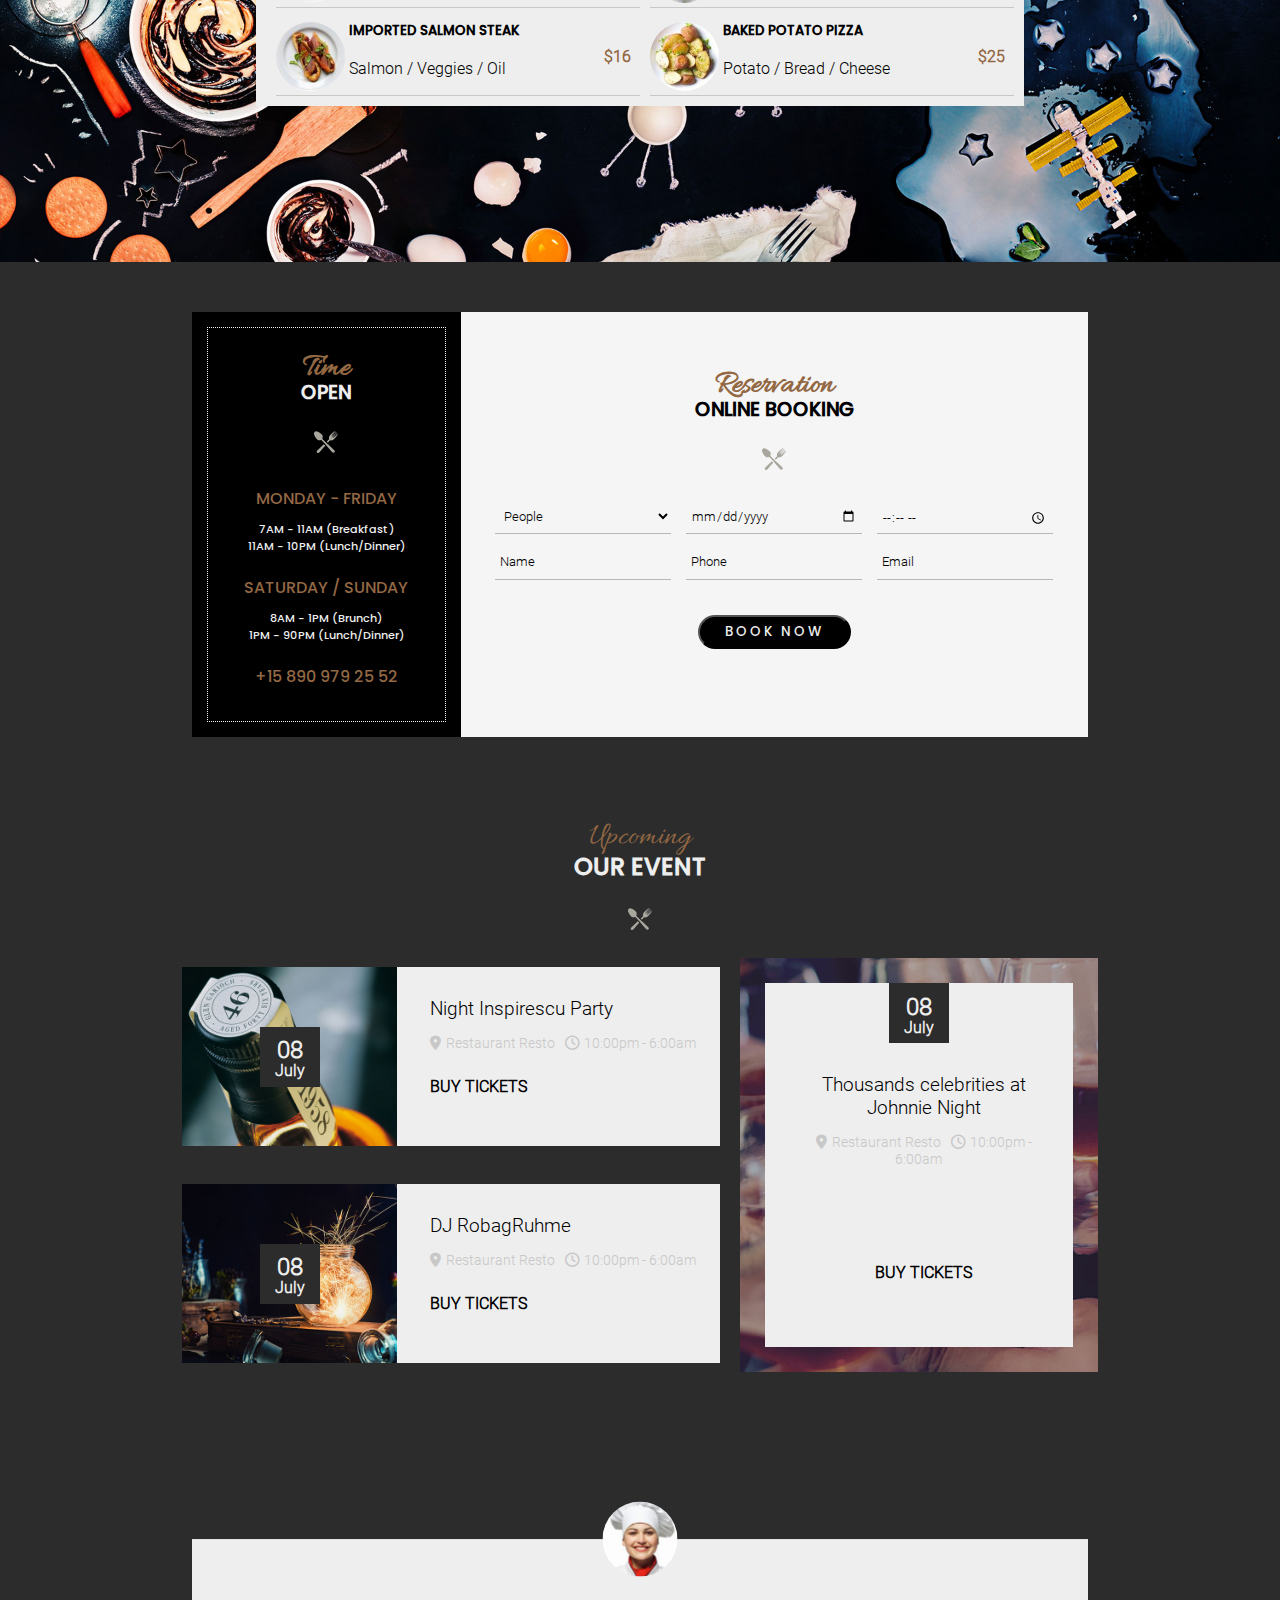
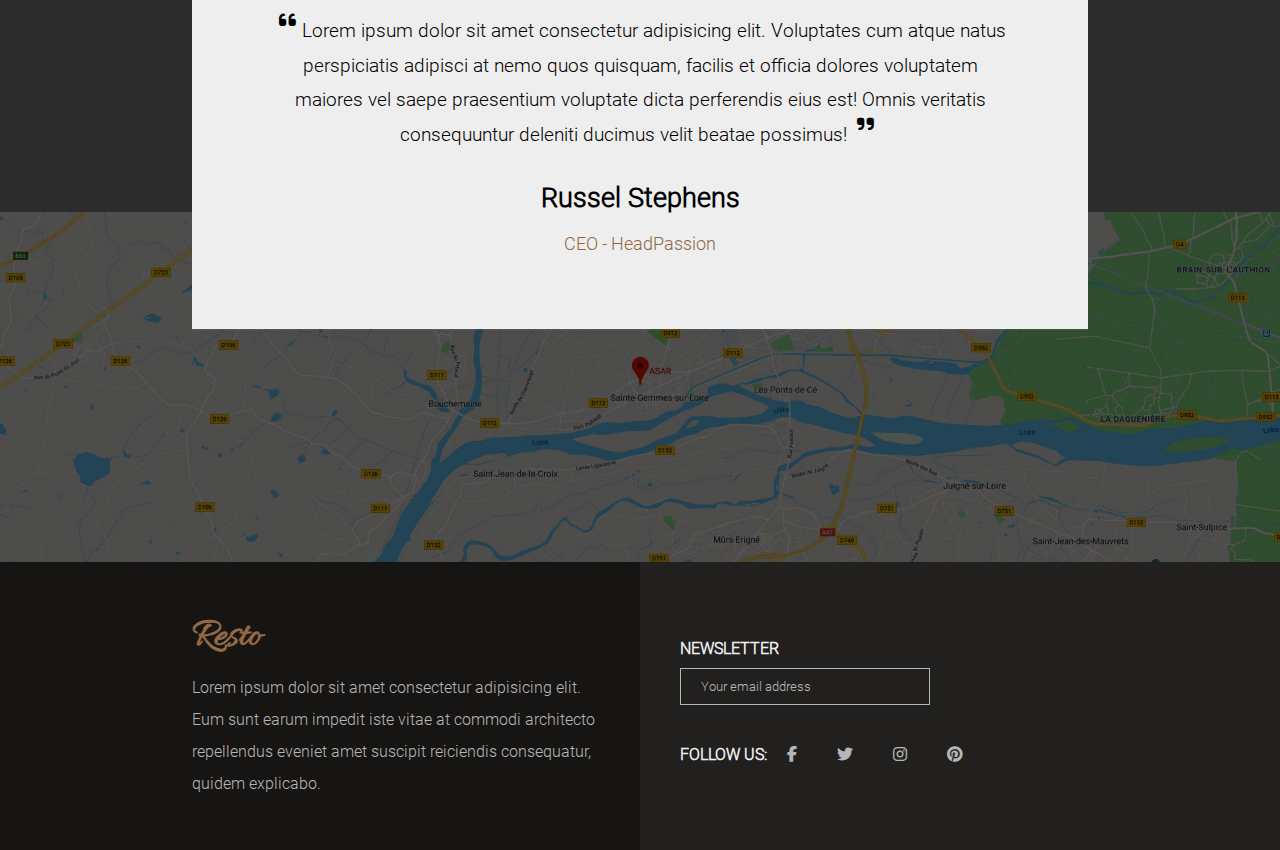
<file: assets/projects/project-04/projet/index.html>
<!DOCTYPE html>
<html lang="fr">
  <head>
    <meta charset="UTF-8" />
    <meta name="viewport" content="width=device-width, initial-scale=1.0" />
    <title>Resto, Votre Restaurant Gastronomique</title>
    <meta
      name="description"
      content="Découvrez l'expérience gastronomique exceptionnelle chez Resto. Explorez notre menu exquis, ambiance raffinée, et laissez-vous séduire par une intégration web alliant esthétique et convivialité. Réservez votre table aujourd'hui."
    />
    <link
      rel="shortcut icon"
      href="./assets/img/favicon.png"
      type="image/x-icon"
    />
    <link rel="stylesheet" href="./assets/styles/index.css" />
    <link
      rel="stylesheet"
      href="https://cdnjs.cloudflare.com/ajax/libs/font-awesome/6.5.1/css/all.min.css"
    />
  </head>
  <body>
    <!-- ******** NAVBAR ******** -->
    <nav class="navbar">
      <div class="navbar-left">
        <p id="logo">Resto</p>
      </div>
      <div class="navbar-middle">
        <ul>
          <li><a href="#">Home</a></li>
          <li><a href="#">Reservations</a></li>
          <li><a href="#">Menu</a></li>
          <li><a href="#">Blog</a></li>
          <li><a href="#">Pages</a></li>
          <li><a href="#">Shop</a></li>
          <li><a href="#">Contact</a></li>
        </ul>
      </div>
      <div class="navbar-right">
        <ul>
          <li>
            <a href="#"><i class="fa-brands fa-facebook-f"></i></a>
          </li>
          <li>
            <a href="#"><i class="fa-brands fa-twitter"></i></a>
          </li>
          <li>
            <a href="#"><i class="fa-brands fa-instagram"></i></a>
          </li>
        </ul>
      </div>
    </nav>
    <!-- ******** HEADER ******** -->
    <header>
      <div class="header-container">
        <p id="subtitle">Welcome to</p>
        <h1>The Resto</h1>
        <img src="./assets/img/ic-plate-big.png" alt="icone couvert" />
        <h2>We serve only the freshest ingredients !</h2>
      </div>
    </header>
    <!-- ******** STORE ******** -->
    <section class="store">
      <div class="store-left">
        <div class="store-left-container">
          <h3>Discover</h3>
          <h4>Our store</h4>
          <img src="./assets/img/ic-plate.png" alt="icone couverts" />
          <p>
            Lorem ipsum dolor sit amet consectetur, adipisicing elit. Alias
            illo, atque sed nisi harum ipsam similique ullam expedita? Eum dolor
            nulla corrupti fuga corporis id consectetur, est nostrum ipsam
            adipisci?
          </p>
          <img
            id="avatar"
            src="./assets/img/avatar-01.jpg"
            alt="avatar russell stephens"
            width="60px"
          />

          <p id="chef-name">Russell Stephens</p>
          <p id="chef-post">chef cook</p>
        </div>
      </div>
      <div class="store-right"></div>
    </section>
    <!-- ******** MENU ******** -->
    <section class="menu">
      <div class="menu-top">
        <div class="menu-top-container">
          <h3>Discover</h3>
          <img src="./assets/img/ic-plate.png" alt="icone couverts" />
          <ul>
            <li><a href="#">Breakfast</a></li>
            <li><a href="#">Lunch</a></li>
            <li><a href="#">Dinner</a></li>
            <li><a href="#">Drinks</a></li>
            <li><a href="#">Other</a></li>
          </ul>
        </div>
      </div>
      <div class="menu-bottom">
        <div class="menu-card">
          <div class="menu-card-container">
            <div id="plat-presentation">
              <img
                src="./assets/img/dish-item-01.jpg"
                alt="photo Italian Source Mushroom"
              />
              <h5>Italian Source Mushroom</h5>
              <p id="ingredients">Mushroom / Garlic / Veggies</p>
              <p id="price">$12</p>
            </div>
            <div id="plat-presentation">
              <img
                src="./assets/img/dish-item-02.jpg"
                alt="photo Fried Potatoes with Garlic"
              />
              <h5>Fried Potatoes with Garlic</h5>
              <p id="ingredients">Potatoes / Olive Oil / Garlic</p>
              <p id="price">$22</p>
            </div>
            <div id="plat-presentation">
              <img
                src="./assets/img/dish-item-03.jpg"
                alt="photo Tenu Roast Source"
              />
              <h5>Tenu Roast Source</h5>
              <p id="ingredients">Tuna / Potatoes / Rice</p>
              <p id="price">$15</p>
            </div>
            <div id="plat-presentation">
              <img
                src="./assets/img/dish-item-04.jpg"
                alt="photo Roast Pork (4 Sticks)"
              />
              <h5>Roast Pork (4 Sticks)</h5>
              <p id="ingredients">Pork / Veggies / Shoyu</p>
              <p id="price">$18</p>
            </div>
            <div id="plat-presentation">
              <img
                src="./assets/img/dish-item-05.jpg"
                alt="photo Salted Fried Chicken"
              />
              <h5>Salted Fried Chicken</h5>
              <p id="ingredients">Chicken / Olive Oil / Salt</p>
              <p id="price">$20</p>
            </div>
            <div id="plat-presentation">
              <img
                src="./assets/img/dish-item-06.jpg"
                alt="photo Crab with Curry Sources"
              />
              <h5>Crab with Curry Sources</h5>
              <p id="ingredients">Crab / Potatoes / Rice</p>
              <p id="price">$14</p>
            </div>
            <div id="plat-presentation">
              <img
                src="./assets/img/dish-item-07.jpg"
                alt="photo Imported Salmon Steak"
              />
              <h5>Imported Salmon Steak</h5>
              <p id="ingredients">Salmon / Veggies / Oil</p>
              <p id="price">$16</p>
            </div>
            <div id="plat-presentation">
              <img
                src="./assets/img/dish-item-08.jpg"
                alt="photo Baked Potato Pizza"
              />
              <h5>Baked Potato Pizza</h5>
              <p id="ingredients">Potato / Bread / Cheese</p>
              <p id="price">$25</p>
            </div>
          </div>
        </div>
      </div>
    </section>
    <!-- ******** RESERVATIONS ******** -->
    <section class="reservations">
      <div class="reservation-container">
        <div class="rc-left">
          <div class="rc-left-container">
            <h3>Time</h3>
            <h4>open</h4>
            <img src="./assets/img/ic-plate.png" alt="logo couverts" />
            <p id="days">Monday - Friday</p>
            <p id="days-d">
              7AM - 11AM (Breakfast) <br />
              11AM - 10PM (Lunch/Dinner)
            </p>
            <p id="days">Saturday / Sunday</p>
            <p id="days-d">
              8AM - 1PM (Brunch) <br />
              1PM - 90PM (Lunch/Dinner)
            </p>
            <p id="days">+15 890 979 25 52</p>
          </div>
        </div>
        <div class="rc-right">
          <div class="rc-right-container">
            <h3>Reservation</h3>
            <h4>Online Booking</h4>
            <img src="./assets/img/ic-plate.png" alt="logo couverts" />
            <div class="form">
              <div class="people">
                <select name="people" id="people-select">
                  <option value="">People</option>
                  <option value="one">1</option>
                  <option value="two">2</option>
                  <option value="three">3</option>
                  <option value="four">4</option>
                  <option value="five">5</option>
                  <option value="six">6</option>
                </select>
              </div>
              <div class="date">
                <input type="date" name="date" id="date-select" />
              </div>
              <div class="hour">
                <input type="time" name="time" id="time-select" />
              </div>
              <div class="name">
                <input type="text" name="name" id="name-input" value="Name" />
              </div>
              <div class="phone">
                <input type="tel" name="phone" id="phone-input" value="Phone" />
              </div>
              <div class="mail">
                <input type="text" name="mail" id="mail-input" value="Email" />
              </div>
            </div>
            <input type="submit" id="button" value="Book now" />
          </div>
        </div>
      </div>
    </section>
    <!-- ******** EVENT ******** -->
    <section class="event">
      <div class="event-container">
        <h3>Upcoming</h3>
        <h4>Our event</h4>
        <img src="./assets/img/ic-plate.png" alt="logo couverts" />
        <div class="event-grid">
          <div class="eg-left-top" id="event-card">
            <div class="event-card-left">
              <div id="event-date">
                <div>
                  <div id="event-date-day">08</div>
                  <div id="event-date-month">July</div>
                </div>
              </div>
            </div>
            <div class="event-card-right">
              <div>
                <div id="event-title">Night Inspirescu Party</div>
                <div id="event-legend">
                  <i class="fa-solid fa-location-dot"></i>Restaurant Resto<i
                    class="fa-regular fa-clock"
                  ></i
                  >10:00pm - 6:00am
                </div>
                <a href="#" id="buy-it">Buy Tickets</a>
              </div>
            </div>
          </div>
          <div class="eg-left-bottom" id="event-card">
            <div class="event-card-left">
              <div id="event-date">
                <div>
                  <div id="event-date-day">08</div>
                  <div id="event-date-month">July</div>
                </div>
              </div>
            </div>
            <div class="event-card-right">
              <div>
                <div id="event-title">DJ RobagRuhme</div>
                <div id="event-legend">
                  <i class="fa-solid fa-location-dot"></i>Restaurant Resto<i
                    class="fa-regular fa-clock"
                  ></i
                  >10:00pm - 6:00am
                </div>
                <a href="#" id="buy-it">Buy Tickets</a>
              </div>
            </div>
          </div>
          <div class="eg-right">
            <div class="eg-right-container">
              <div id="event-date">
                <div>
                  <div id="event-date-day">08</div>
                  <div id="event-date-month">July</div>
                </div>
              </div>
              <div id="event-title">Thousands celebrities at Johnnie Night</div>
              <div id="event-legend">
                <i class="fa-solid fa-location-dot"></i>Restaurant Resto<i
                  class="fa-regular fa-clock"
                ></i
                >10:00pm - 6:00am
              </div>
              <a href="#" id="buy-it">Buy Tickets</a>
            </div>
          </div>
        </div>
      </div>
    </section>
    <!-- ******** COMMENTAIRES ******** -->
    <section class="commentaires">
      <div class="commentaire-container">
        <img src="./assets/img/avatar-02.jpg" alt="avatar" />
        <p id="comment">
          <i class="fa-solid fa-quote-left"></i>Lorem ipsum dolor sit amet
          consectetur adipisicing elit. Voluptates cum atque natus perspiciatis
          adipisci at nemo quos quisquam, facilis et officia dolores voluptatem
          maiores vel saepe praesentium voluptate dicta perferendis eius est!
          Omnis veritatis consequuntur deleniti ducimus velit beatae possimus!
          <i class="fa-solid fa-quote-right"></i>
        </p>
        <p id="name-chef">Russel Stephens</p>
        <p id="subtext">CEO - HeadPassion</p>
      </div>
    </section>
    <!-- ******** MAP ******** -->
    <section class="map"></section>
    <!-- ******** FOOTER ******** -->
    <footer>
      <div class="footer-container">
        <div class="footer-left">
          <h3>Resto</h3>
          <p>
            Lorem ipsum dolor sit amet consectetur adipisicing elit. Eum sunt
            earum impedit iste vitae at commodi architecto repellendus eveniet
            amet suscipit reiciendis consequatur, quidem explicabo.
          </p>
        </div>
        <div class="footer-right">
          <div class="newsletter">
            <h6>Newsletter</h6>
            <input type="text" value="Your email address" />
          </div>
          <div class="network">
            <h6>follow us:</h6>
            <ul>
              <li>
                <a href="#"><i class="fa-brands fa-facebook-f"></i></a>
              </li>
              <li>
                <a href="#"><i class="fa-brands fa-twitter"></i></a>
              </li>
              <li>
                <a href="#"><i class="fa-brands fa-instagram"></i></a>
              </li>
              <li>
                <a href="#"><i class="fa-brands fa-pinterest"></i></a>
              </li>
            </ul>
          </div>
        </div>
      </div>
    </footer>
  </body>
</html>
</file>
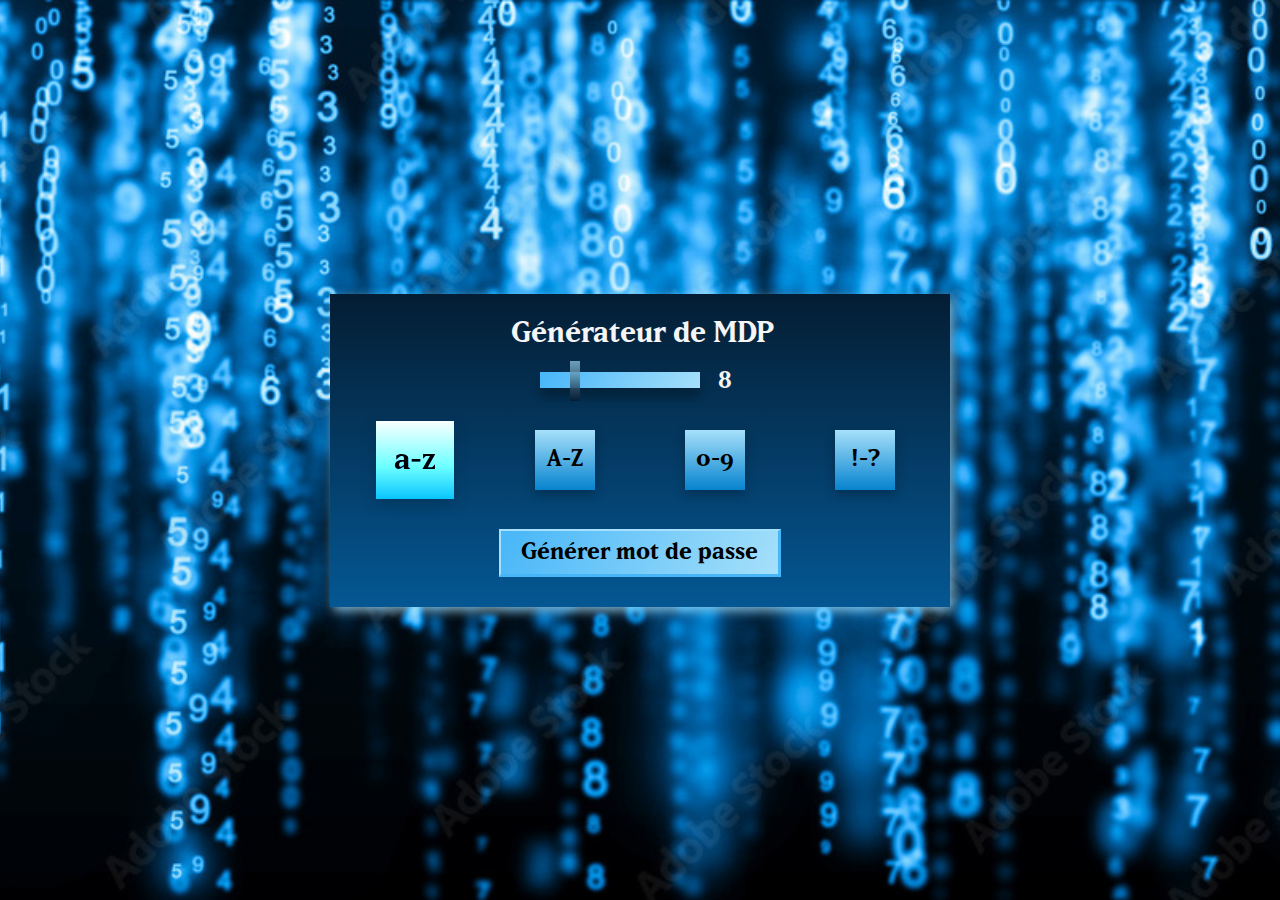
<file: assets/projects/project-05/projet/index.html>
<!DOCTYPE html>
<html lang="en">
  <head>
    <meta charset="UTF-8" />
    <meta name="viewport" content="width=device-width, initial-scale=1.0" />
    <title>Générateur de Mot de Passe</title>

    <link rel="stylesheet" href="./style.css" />
  </head>
  <body>
    <div class="app">
      <input
        type="text"
        id="password-output"
        value="Générateur de MDP"
        readonly
      />

      <div class="range-container">
        <input
          type="range"
          id="password-length"
          min="4"
          max="24"
          value="8"
          oninput="document.getElementById('display-password-length').value=this.value"
        />
        <input type="text" id="display-password-length" value="8" readonly />
      </div>

      <div class="checkbox-container">
        <input type="checkbox" id="lowercase" checked />
        <label for="lowercase">a-z</label>

        <input type="checkbox" id="uppercase" />
        <label for="uppercase">A-Z</label>

        <input type="checkbox" id="numbers" />
        <label for="numbers">0-9</label>

        <input type="checkbox" id="symbols" />
        <label for="symbols">!-?</label>
      </div>

      <button id="generateButton">Générer mot de passe</button>
    </div>
    <script src="./index.js"></script>
  </body>
</html>
</file>
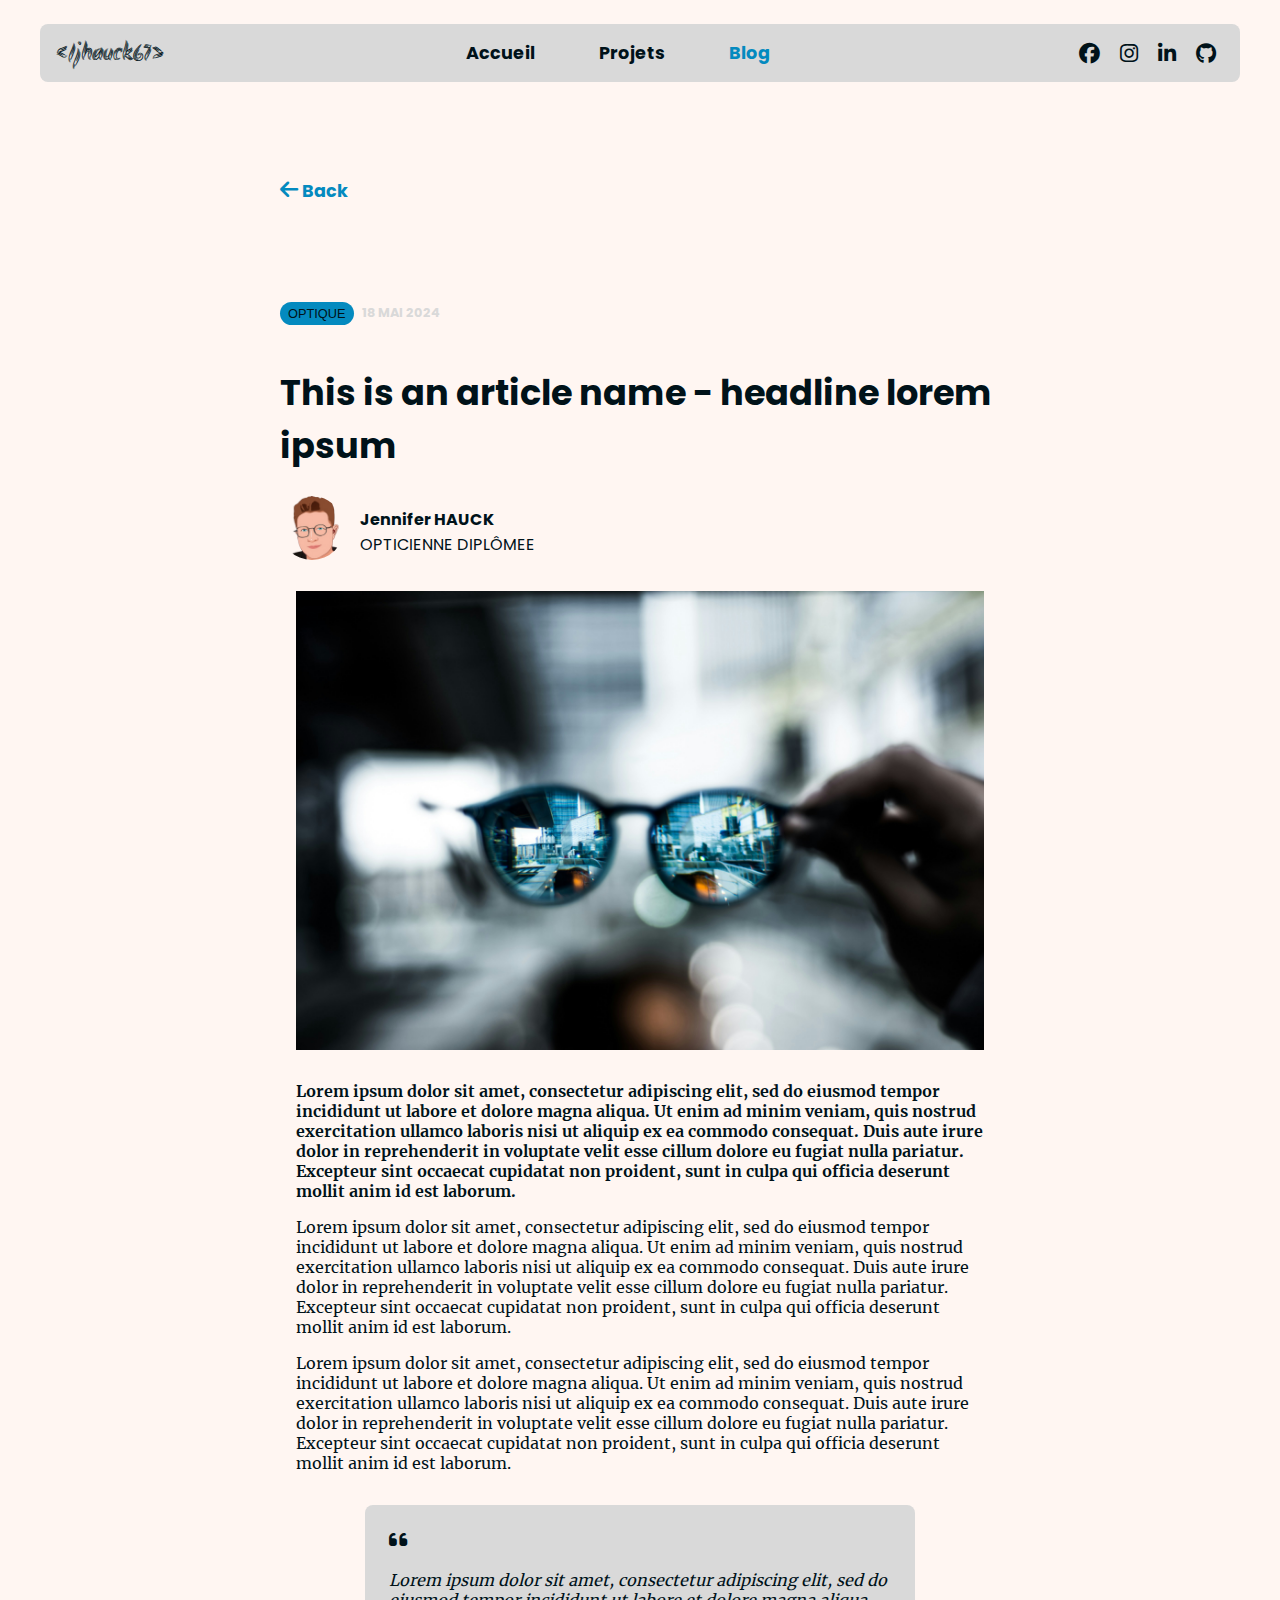
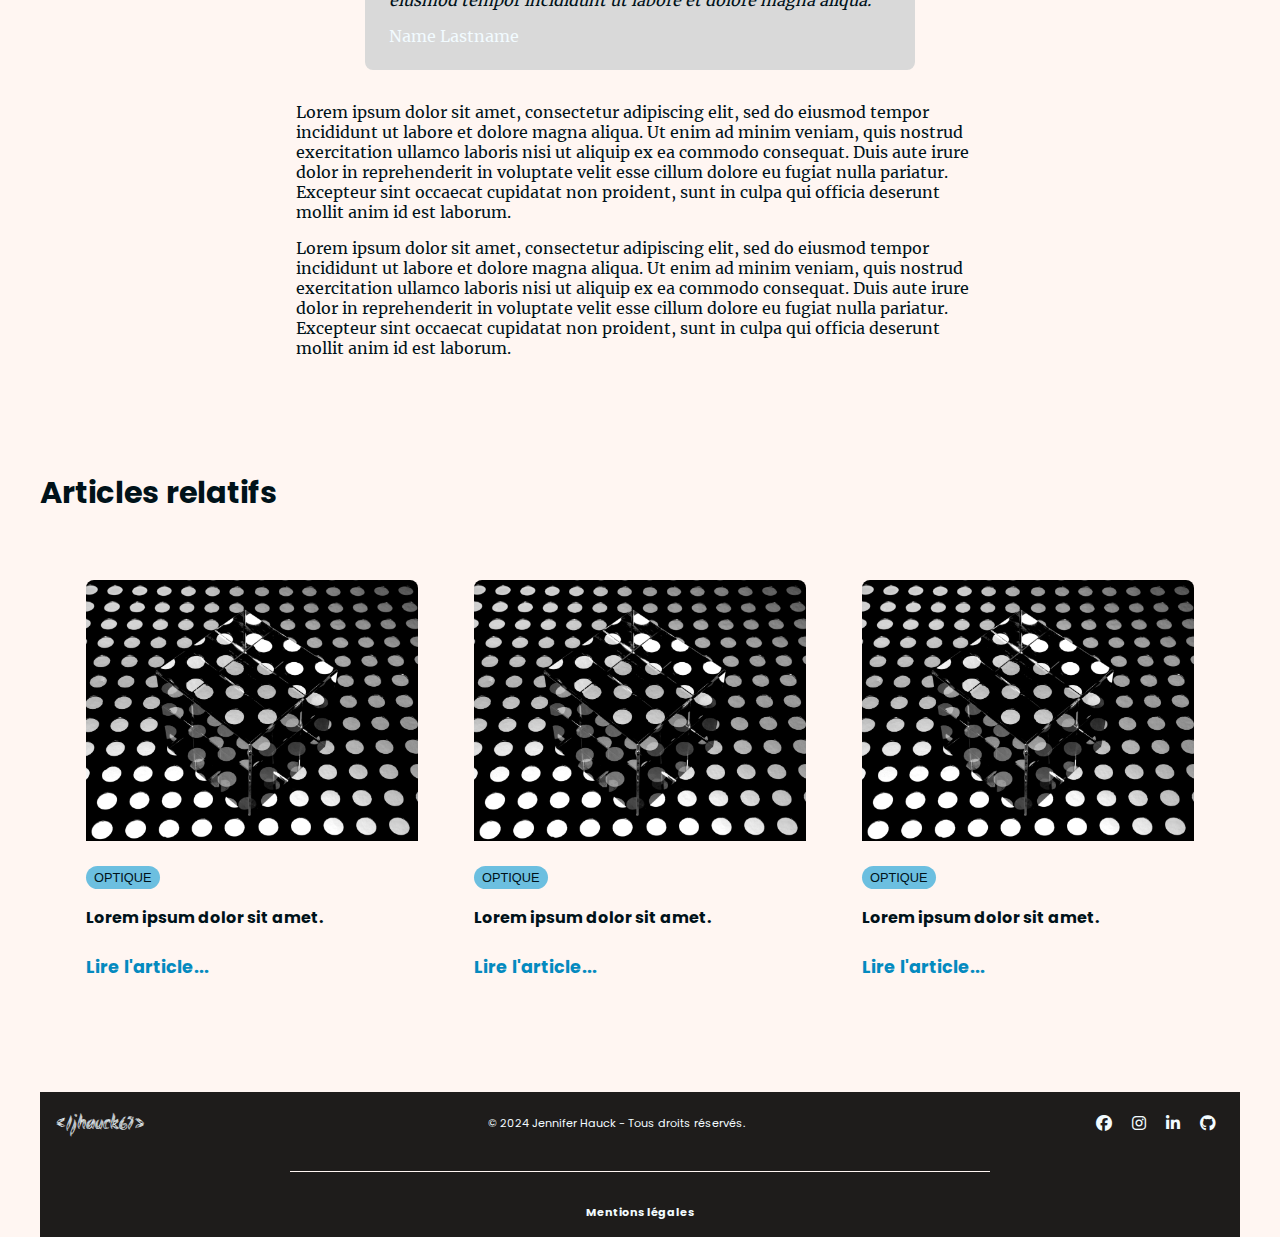
<file: assets/pages/article1.html>
<!DOCTYPE html>
<html lang="fr">
  <head>
    <meta charset="UTF-8" />
    <meta name="viewport" content="width=device-width, initial-scale=1.0" />
    <meta
      name="description"
      content="jenniferhauck.fr est un espace créé pour allier mes deux passions : le développement web et l'optique-lunetterie. Découvrez mes projets web à la lumière de l'optique et des lunettes."
    />
    <!-- --- INFOS DE L'ONGLET --- -->
    <title>
      Titre de l'article | jenniferhauck.fr Mon espace personnel dédié au
      développement web et l'UX/UI design sur fond d'optique-lunetterie <!--
      TODO Remplir le nom de l'article -->
    </title>
    <link
      rel="shortcut icon"
      href="../images/favicon.png"
      type="image/x-icon"
    />
    <!-- --- ICONE --- -->
    <link rel="apple-touch-icon" href="../images/icon.png" />
    <!-- --- OPENGRAPH --- -->
    <!-- !VERIFIER OPENGRAPH -->
    <meta property="og:title" content="Mes projets web | jenniferhauck.fr" />
    <meta property="og:type" content="website" />
    <meta
      property="og:url"
      content="https://jhauck67.github.io/jenniferhauck/article1.html"
    />
    <meta property="og:image" content="../images/opengraph.png" />
    <!-- --- FONT AWESOME --- -->
    <link
      rel="stylesheet"
      href="https://cdnjs.cloudflare.com/ajax/libs/font-awesome/6.5.1/css/all.min.css"
    />
    <!-- --- STYLE CSS --- -->
    <link rel="stylesheet" href="./article1.css" />
  </head>
  <body>
    <!-- ***NAVBAR*** -->
    <nav id="nav">
      <div id="logo">&lt;/jhauck67&gt;</div>
      <div class="menu">
        <div id="logo">&lt;/jhauck67&gt;</div>
        <div class="divider"></div>
        <a href="../../index.html">Accueil</a>
        <a href="../pages/projects.html">Projets</a>
        <a href="../pages/blog.html">Blog</a>
      </div>
      <div class="networks">
        <a href="https://www.facebook.com/jhauckpadowicz"
          ><i class="fa-brands fa-facebook"></i
        ></a>
        <a href="https://www.instagram.com/jhauckpadowicz/"
          ><i class="fa-brands fa-instagram"></i
        ></a>
        <a href="https://www.linkedin.com/in/jennifer-hauck-b125252a2/"
          ><i class="fa-brands fa-linkedin-in"></i
        ></a>
        <a href="https://github.com/jhauck67"
          ><i class="fa-brands fa-github"></i
        ></a>
      </div>
      <div id="icons"></div>
    </nav>
    <!---->
    <!-- *** ARTICLE *** -->
    <div class="article">
      <!-- ***BACKLINK*** -->
      <div class="backlink">
        <a href="./blog.html"><i class="fa-solid fa-arrow-left"></i> Back</a>
      </div>
      <!---->
      <!-- ***TAGLINE*** -->
      <div class="tagline">
        <div class="tag">OPTIQUE</div>
        <div class="date">18 MAI 2024</div>
      </div>
      <!---->
      <!-- ***TITRE*** -->
      <h1>This is an article name - headline lorem ipsum</h1>
      <!---->
      <!-- *** AUTHOR *** -->
      <div class="author">
        <div class="author-left">
          <img src="../images/icon.png" alt="icone jennifer hauck" />
        </div>
        <div class="author-right">
          <div class="name">Jennifer HAUCK</div>
          <div class="profession">OPTICIENNE DIPLÔMEE</div>
        </div>
      </div>
      <!---->
      <!-- *** ILLUSTRATION *** -->
      <div class="illustration">
        <img src="../images/blog.jpg" alt="image blog" />
      </div>
      <!---->
      <!-- *** CONTENT *** -->
      <div class="content">
        <div class="intro">
          Lorem ipsum dolor sit amet, consectetur adipiscing elit, sed do
          eiusmod tempor incididunt ut labore et dolore magna aliqua. Ut enim ad
          minim veniam, quis nostrud exercitation ullamco laboris nisi ut
          aliquip ex ea commodo consequat. Duis aute irure dolor in
          reprehenderit in voluptate velit esse cillum dolore eu fugiat nulla
          pariatur. Excepteur sint occaecat cupidatat non proident, sunt in
          culpa qui officia deserunt mollit anim id est laborum.
        </div>
        <div class="paragraph1">
          Lorem ipsum dolor sit amet, consectetur adipiscing elit, sed do
          eiusmod tempor incididunt ut labore et dolore magna aliqua. Ut enim ad
          minim veniam, quis nostrud exercitation ullamco laboris nisi ut
          aliquip ex ea commodo consequat. Duis aute irure dolor in
          reprehenderit in voluptate velit esse cillum dolore eu fugiat nulla
          pariatur. Excepteur sint occaecat cupidatat non proident, sunt in
          culpa qui officia deserunt mollit anim id est laborum.
        </div>
        <div class="paragraph2">
          Lorem ipsum dolor sit amet, consectetur adipiscing elit, sed do
          eiusmod tempor incididunt ut labore et dolore magna aliqua. Ut enim ad
          minim veniam, quis nostrud exercitation ullamco laboris nisi ut
          aliquip ex ea commodo consequat. Duis aute irure dolor in
          reprehenderit in voluptate velit esse cillum dolore eu fugiat nulla
          pariatur. Excepteur sint occaecat cupidatat non proident, sunt in
          culpa qui officia deserunt mollit anim id est laborum.
        </div>
        <div class="quote">
          <div class="quote-mark"><i class="fa-solid fa-quote-left"></i></div>
          <div class="quote-text">
            Lorem ipsum dolor sit amet, consectetur adipiscing elit, sed do
            eiusmod tempor incididunt ut labore et dolore magna aliqua.
          </div>
          <div class="quote-author">Name Lastname</div>
        </div>
        <div class="paragraph3">
          Lorem ipsum dolor sit amet, consectetur adipiscing elit, sed do
          eiusmod tempor incididunt ut labore et dolore magna aliqua. Ut enim ad
          minim veniam, quis nostrud exercitation ullamco laboris nisi ut
          aliquip ex ea commodo consequat. Duis aute irure dolor in
          reprehenderit in voluptate velit esse cillum dolore eu fugiat nulla
          pariatur. Excepteur sint occaecat cupidatat non proident, sunt in
          culpa qui officia deserunt mollit anim id est laborum.
        </div>
        <div class="paragraph4">
          Lorem ipsum dolor sit amet, consectetur adipiscing elit, sed do
          eiusmod tempor incididunt ut labore et dolore magna aliqua. Ut enim ad
          minim veniam, quis nostrud exercitation ullamco laboris nisi ut
          aliquip ex ea commodo consequat. Duis aute irure dolor in
          reprehenderit in voluptate velit esse cillum dolore eu fugiat nulla
          pariatur. Excepteur sint occaecat cupidatat non proident, sunt in
          culpa qui officia deserunt mollit anim id est laborum.
        </div>
      </div>
      <!---->
    </div>
    <!---->
    <!-- *** ARTICLES RELATIFS *** -->
    <div class="relativ-articles">
      <h2>Articles relatifs</h2>
      <!-- *** GALLERY *** -->
      <div class="gallery-container">
        <!-- *** PROJET 1 *** -->
        <div class="card-container">
          <img src="../images/articles.jpg" alt="image 1" />
          <div class="tag">OPTIQUE</div>
          <div class="bold">Lorem ipsum dolor sit amet.</div>
          <a href="#" class="links">Lire l'article...</a>
        </div>
        <!-- *** PROJET 2 *** -->
        <div class="card-container">
          <img src="../images/articles.jpg" alt="image 2" />
          <div class="tag">OPTIQUE</div>
          <div class="bold">Lorem ipsum dolor sit amet.</div>
          <a href="#" class="links">Lire l'article...</a>
        </div>
        <!-- *** PROJET 3 *** -->
        <div class="card-container">
          <img src="../images/articles.jpg" alt="image 3" />
          <div class="tag">OPTIQUE</div>
          <div class="bold">Lorem ipsum dolor sit amet.</div>
          <a href="#" class="links">Lire l'article...</a>
        </div>
      </div>
    </div>
    <!---->
    <!-- ***FOOTER*** -->
    <footer>
      <div class="footer-top">
        <div id="logo">&lt;/jhauck67&gt;</div>
        <p>&copy; 2024 Jennifer Hauck - Tous droits réservés.</p>
        <div class="networks">
          <a href="https://www.facebook.com/jhauckpadowicz"
            ><i class="fa-brands fa-facebook"></i
          ></a>
          <a href="https://www.instagram.com/jhauckpadowicz/"
            ><i class="fa-brands fa-instagram"></i
          ></a>
          <a href="https://www.linkedin.com/in/jennifer-hauck-b125252a2/"
            ><i class="fa-brands fa-linkedin-in"></i
          ></a>
          <a href="https://github.com/jhauck67"
            ><i class="fa-brands fa-github"></i
          ></a>
        </div>
      </div>
      <div class="footer-middle"></div>
      <div class="footer-bottom">
        <a href="#">Mentions légales</a>
        <!-- TODO Remplir la destination du lien-->
      </div>
    </footer>
    <!---->
    <script src="../../index.js"></script>
  </body>
</html>
</file>
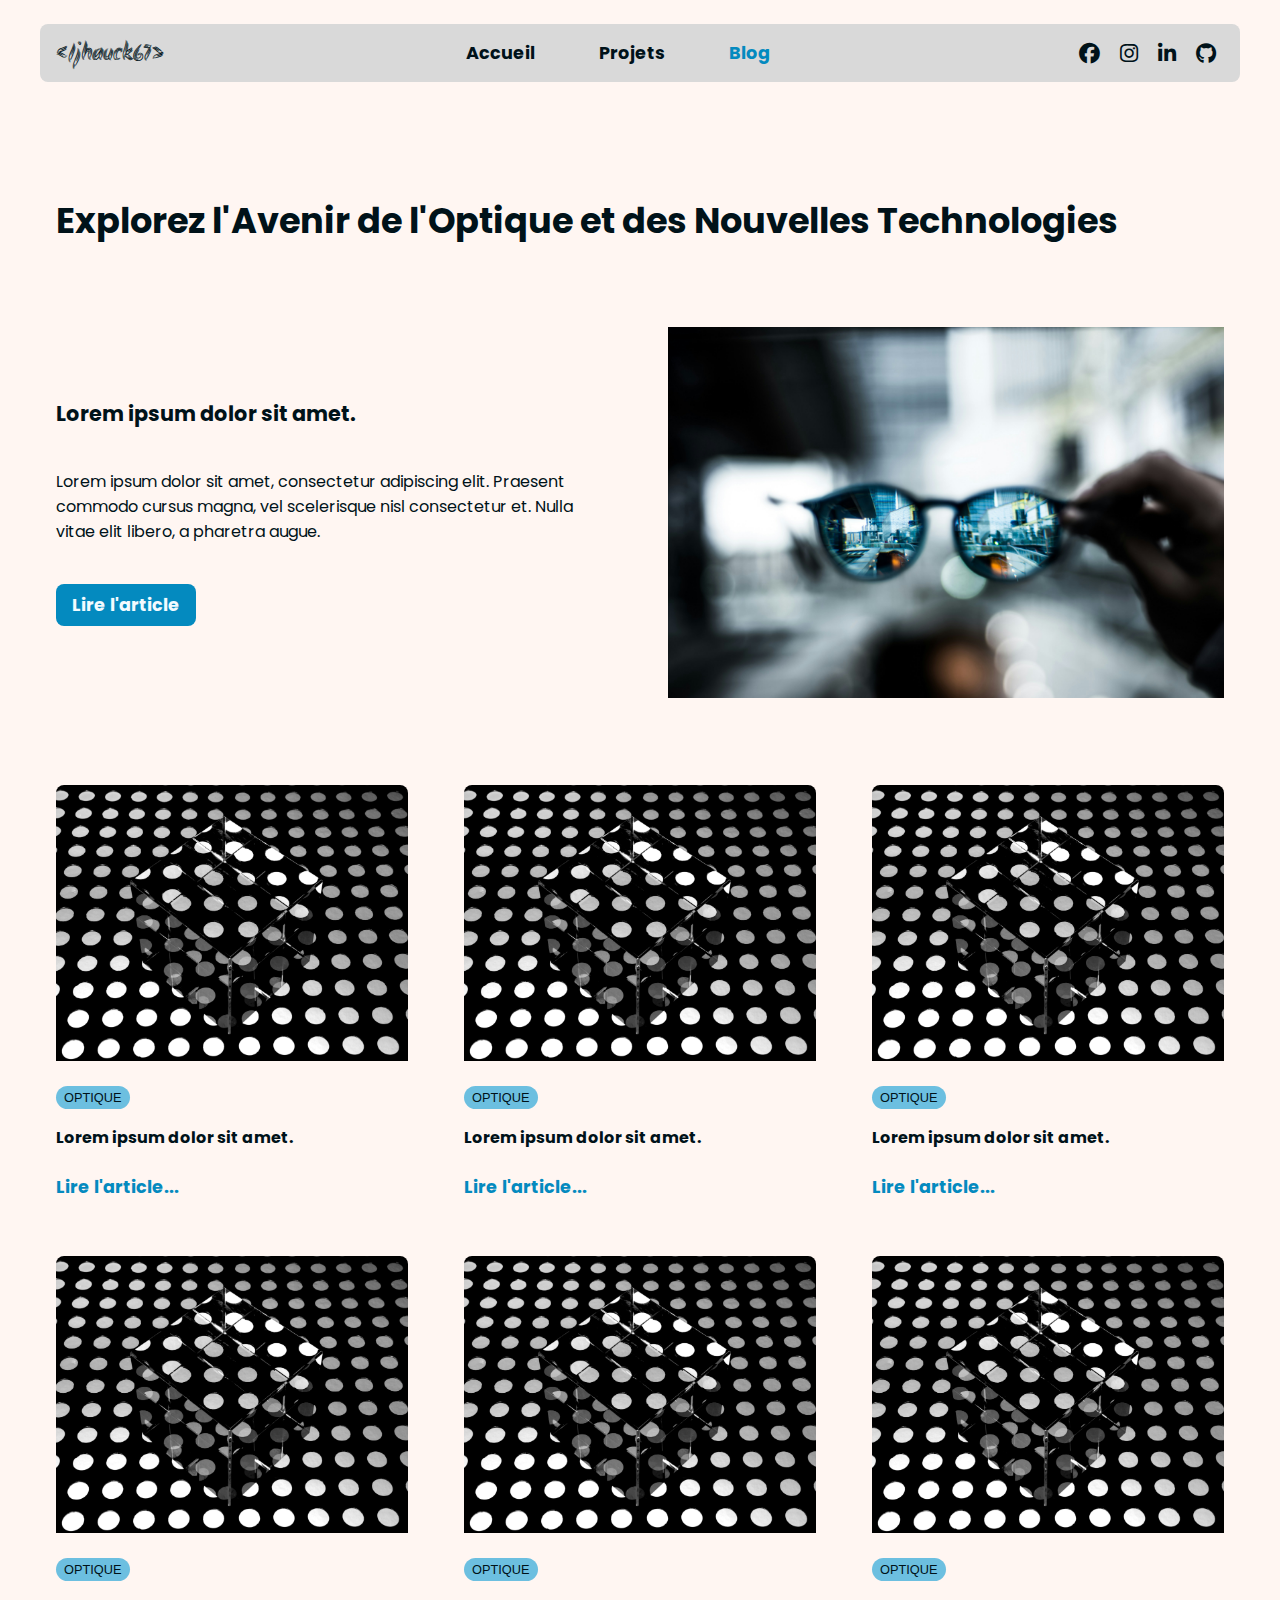
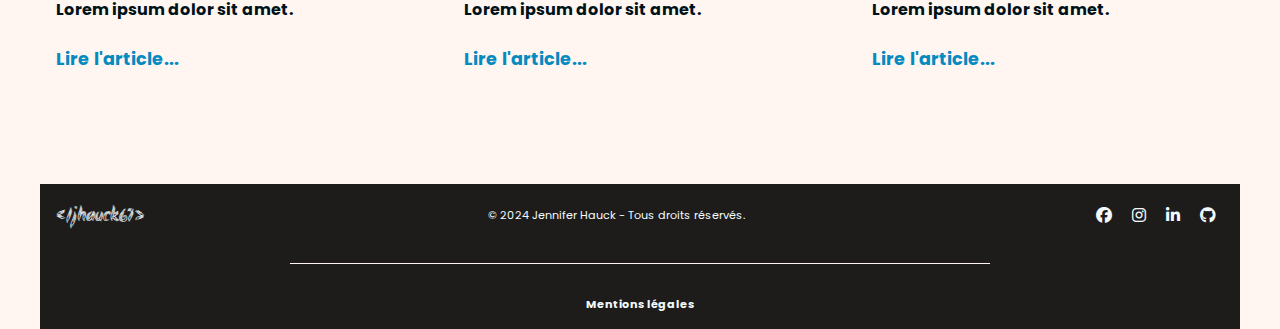
<file: assets/pages/blog.html>
<!DOCTYPE html>
<html lang="fr">
  <head>
    <meta charset="UTF-8" />
    <meta name="viewport" content="width=device-width, initial-scale=1.0" />
    <meta
      name="description"
      content="jenniferhauck.fr est un espace créé pour allier mes deux passions : le développement web et l'optique-lunetterie. Découvrez mes projets web à la lumière de l'optique et des lunettes."
    />
    <!-- --- INFOS DE L'ONGLET --- -->
    <title>
      Blog | jenniferhauck.fr Mon espace personnel dédié au développement web et
      l'UX/UI design sur fond d'optique-lunetterie
    </title>
    <link
      rel="shortcut icon"
      href="../images/favicon.png"
      type="image/x-icon"
    />
    <!-- --- ICONE --- -->
    <link rel="apple-touch-icon" href="../images/icon.png" />
    <!-- --- OPENGRAPH --- -->
    <!-- !VERIFIER OPENGRAPH -->
    <meta property="og:title" content="Mes projets web | jenniferhauck.fr" />
    <meta property="og:type" content="website" />
    <meta
      property="og:url"
      content="https://jhauck67.github.io/jenniferhauck/blog.html"
    />
    <meta property="og:image" content="../images/opengraph.png" />
    <!-- --- FONT AWESOME --- -->
    <link
      rel="stylesheet"
      href="https://cdnjs.cloudflare.com/ajax/libs/font-awesome/6.5.1/css/all.min.css"
    />
    <!-- --- STYLE CSS --- -->
    <link rel="stylesheet" href="./blog.css" />
  </head>
  <body>
    <!-- ***NAVBAR*** -->
    <nav id="nav">
      <div id="logo">&lt;/jhauck67&gt;</div>
      <div class="menu">
        <div id="logo">&lt;/jhauck67&gt;</div>
        <div class="divider"></div>
        <a href="../../index.html">Accueil</a>
        <a href="../pages/projects.html">Projets</a>
        <a href="#">Blog</a>
      </div>
      <div class="networks">
        <a href="https://www.facebook.com/jhauckpadowicz"
          ><i class="fa-brands fa-facebook"></i
        ></a>
        <a href="https://www.instagram.com/jhauckpadowicz/"
          ><i class="fa-brands fa-instagram"></i
        ></a>
        <a href="https://www.linkedin.com/in/jennifer-hauck-b125252a2/"
          ><i class="fa-brands fa-linkedin-in"></i
        ></a>
        <a href="https://github.com/jhauck67"
          ><i class="fa-brands fa-github"></i
        ></a>
      </div>
      <div id="icons"></div>
    </nav>
    <!---->
    <!-- *** TITRE *** -->
    <div class="title">
      <h1>Explorez l'Avenir de l'Optique et des Nouvelles Technologies</h1>
    </div>
    <!---->
    <!-- *** SECTION *** -->
    <div class="section">
      <div class="section-left-container">
        <h4>Lorem ipsum dolor sit amet.</h4>
        <p>
          Lorem ipsum dolor sit amet, consectetur adipiscing elit. Praesent
          commodo cursus magna, vel scelerisque nisl consectetur et. Nulla vitae
          elit libero, a pharetra augue.
        </p>
        <div id="first-button">
          <a href="./article1.html">Lire l'article</a>
        </div>
      </div>
      <div class="section-right-container">
        <img src="../images/blog.jpg" alt="image de lunettes" />
      </div>
    </div>
    <!---->
    <!-- *** GALLERY *** -->
    <div class="gallery-container">
      <!-- *** PROJET 1 *** -->
      <div class="card-container">
        <img src="../images/articles.jpg" alt="image 1" />
        <div class="tag">OPTIQUE</div>
        <div class="bold">Lorem ipsum dolor sit amet.</div>
        <a href="#" class="links">Lire l'article...</a>
      </div>
      <!-- *** PROJET 2 *** -->
      <div class="card-container">
        <img src="../images/articles.jpg" alt="image 2" />
        <div class="tag">OPTIQUE</div>
        <div class="bold">Lorem ipsum dolor sit amet.</div>
        <a href="#" class="links">Lire l'article...</a>
      </div>
      <!-- *** PROJET 3 *** -->
      <div class="card-container">
        <img src="../images/articles.jpg" alt="image 3" />
        <div class="tag">OPTIQUE</div>
        <div class="bold">Lorem ipsum dolor sit amet.</div>
        <a href="#" class="links">Lire l'article...</a>
      </div>
      <!-- *** PROJET 4 *** -->
      <div class="card-container">
        <img src="../images/articles.jpg" alt="image 4" />
        <div class="tag">OPTIQUE</div>
        <div class="bold">Lorem ipsum dolor sit amet.</div>
        <a href="#" class="links">Lire l'article...</a>
      </div>
      <!-- *** PROJET 5 *** -->
      <div class="card-container">
        <img src="../images/articles.jpg" alt="image 5" />
        <div class="tag">OPTIQUE</div>
        <div class="bold">Lorem ipsum dolor sit amet.</div>
        <a href="#" class="links">Lire l'article...</a>
      </div>
      <!-- *** PROJET 6 *** -->
      <div class="card-container">
        <img src="../images/articles.jpg" alt="image 6" />
        <div class="tag">OPTIQUE</div>
        <div class="bold">Lorem ipsum dolor sit amet.</div>
        <a href="#" class="links">Lire l'article...</a>
      </div>
    </div>
    <!-- ***FOOTER*** -->
    <footer>
      <div class="footer-top">
        <div id="logo">&lt;/jhauck67&gt;</div>
        <p>&copy; 2024 Jennifer Hauck - Tous droits réservés.</p>
        <div class="networks">
          <a href="https://www.facebook.com/jhauckpadowicz"
            ><i class="fa-brands fa-facebook"></i
          ></a>
          <a href="https://www.instagram.com/jhauckpadowicz/"
            ><i class="fa-brands fa-instagram"></i
          ></a>
          <a href="https://www.linkedin.com/in/jennifer-hauck-b125252a2/"
            ><i class="fa-brands fa-linkedin-in"></i
          ></a>
          <a href="https://github.com/jhauck67"
            ><i class="fa-brands fa-github"></i
          ></a>
        </div>
      </div>
      <div class="footer-middle"></div>
      <div class="footer-bottom">
        <a href="#">Mentions légales</a>
        <!-- TODO Remplir la destination du lien-->
      </div>
    </footer>
    <!---->
    <script src="../../index.js"></script>
  </body>
</html>
</file>
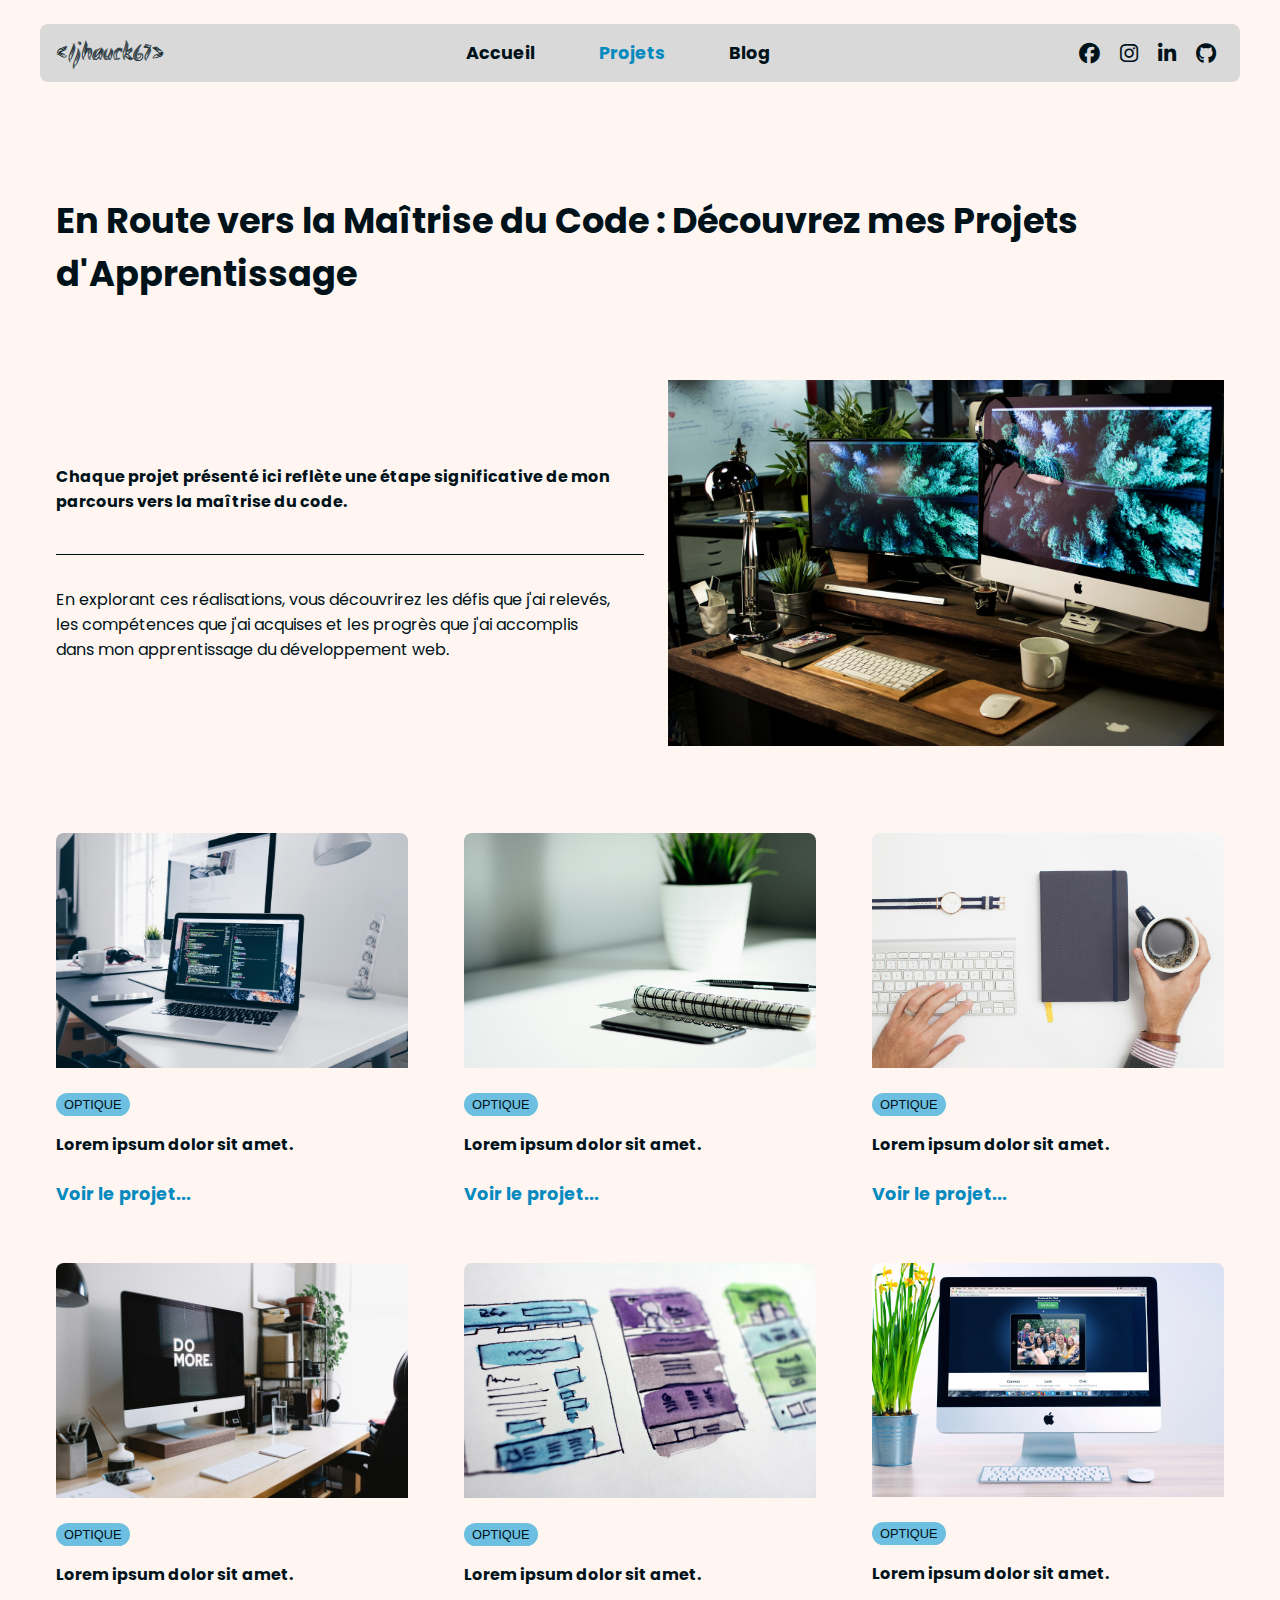
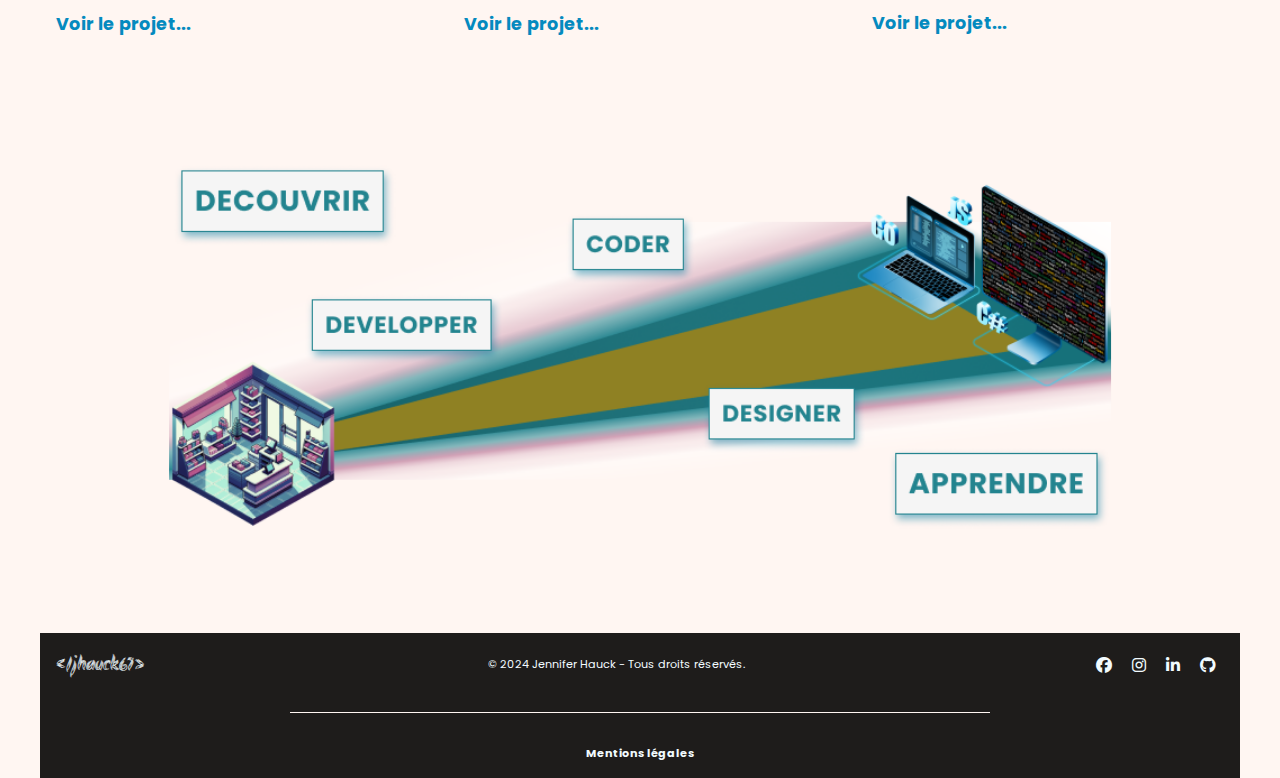
<file: assets/pages/projects.html>
<!DOCTYPE html>
<html lang="fr">
  <head>
    <meta charset="UTF-8" />
    <meta name="viewport" content="width=device-width, initial-scale=1.0" />
    <meta
      name="description"
      content="jenniferhauck.fr est un espace créé pour allier mes deux passions : le développement web et l'optique-lunetterie. Découvrez mes projets web à la lumière de l'optique et des lunettes."
    />
    <!-- --- INFOS DE L'ONGLET --- -->
    <title>
      Mes projets web | jenniferhauck.fr Mon espace personnel dédié au
      développement web et l'UX/UI design sur fond d'optique-lunetterie
    </title>
    <link
      rel="shortcut icon"
      href="../images/favicon.png"
      type="image/x-icon"
    />
    <!-- --- ICONE --- -->
    <link rel="apple-touch-icon" href="../images/icon.png" />
    <!-- --- OPENGRAPH --- -->
    <!-- !VERIFIER OPENGRAPH -->
    <meta property="og:title" content="Mes projets web | jenniferhauck.fr" />
    <meta property="og:type" content="website" />
    <meta
      property="og:url"
      content="https://jhauck67.github.io/jenniferhauck/projects.html"
    />
    <meta property="og:image" content="../images/opengraph.png" />
    <!-- --- FONT AWESOME --- -->
    <link
      rel="stylesheet"
      href="https://cdnjs.cloudflare.com/ajax/libs/font-awesome/6.5.1/css/all.min.css"
    />
    <!-- --- STYLE CSS --- -->
    <link rel="stylesheet" href="./projects.css" />
  </head>
  <body>
    <!-- ***NAVBAR*** -->
    <nav id="nav">
      <div id="logo">&lt;/jhauck67&gt;</div>
      <div class="menu">
        <div id="logo">&lt;/jhauck67&gt;</div>
        <div class="divider"></div>
        <a href="../../index.html">Accueil</a>
        <a href="#">Projets</a>
        <a href="./blog.html">Blog</a>
      </div>
      <div class="networks">
        <a href="https://www.facebook.com/jhauckpadowicz"
          ><i class="fa-brands fa-facebook"></i
        ></a>
        <a href="https://www.instagram.com/jhauckpadowicz/"
          ><i class="fa-brands fa-instagram"></i
        ></a>
        <a href="https://www.linkedin.com/in/jennifer-hauck-b125252a2/"
          ><i class="fa-brands fa-linkedin-in"></i
        ></a>
        <a href="https://github.com/jhauck67"
          ><i class="fa-brands fa-github"></i
        ></a>
      </div>
      <div id="icons"></div>
    </nav>
    <!---->
    <!-- *** TITRE *** -->
    <div class="title">
      <h1>
        En Route vers la Maîtrise du Code : Découvrez mes Projets
        d'Apprentissage
      </h1>
    </div>
    <!---->
    <!-- *** SECTION *** -->
    <div class="section">
      <div class="section-left-container">
        <div class="bold">
          Chaque projet présenté ici reflète une étape significative de mon
          parcours vers la maîtrise du code.
        </div>
        <div class="divider"></div>
        <p>
          En explorant ces réalisations, vous découvrirez les défis que j'ai
          relevés, les compétences que j'ai acquises et les progrès que j'ai
          accomplis dans mon apprentissage du développement web.
        </p>
      </div>
      <div class="section-right-container">
        <img src="../images/projects.jpg" alt="image d'ordinateur" />
      </div>
    </div>
    <!---->
    <!-- *** GALLERY *** -->
    <div class="gallery-container">
      <!-- *** PROJET 1 *** -->
      <div class="card-container">
        <img src="../images/project1.jpg" alt="image 1" />
        <div class="tag">OPTIQUE</div>
        <div class="bold">Lorem ipsum dolor sit amet.</div>
        <a href="./projet1.html" class="links">Voir le projet...</a>
      </div>
      <!-- *** PROJET 2 *** -->
      <div class="card-container">
        <img src="../images/project2.jpg" alt="image 2" />
        <div class="tag">OPTIQUE</div>
        <div class="bold">Lorem ipsum dolor sit amet.</div>
        <a href="./projet1.html" class="links">Voir le projet...</a>
      </div>
      <!-- *** PROJET 3 *** -->
      <div class="card-container">
        <img src="../images/project3.jpg" alt="image 3" />
        <div class="tag">OPTIQUE</div>
        <div class="bold">Lorem ipsum dolor sit amet.</div>
        <a href="./projet1.html" class="links">Voir le projet...</a>
      </div>
      <!-- *** PROJET 4 *** -->
      <div class="card-container">
        <img src="../images/project4.jpg" alt="image 4" />
        <div class="tag">OPTIQUE</div>
        <div class="bold">Lorem ipsum dolor sit amet.</div>
        <a href="./projet1.html" class="links">Voir le projet...</a>
      </div>
      <!-- *** PROJET 5 *** -->
      <div class="card-container">
        <img src="../images/project5.jpg" alt="image 5" />
        <div class="tag">OPTIQUE</div>
        <div class="bold">Lorem ipsum dolor sit amet.</div>
        <a href="./projet1.html" class="links">Voir le projet...</a>
      </div>
      <!-- *** PROJET 6 *** -->
      <div class="card-container">
        <img src="../images/project6.jpg" alt="image 6" />
        <div class="tag">OPTIQUE</div>
        <div class="bold">Lorem ipsum dolor sit amet.</div>
        <a href="./projet1.html" class="links">Voir le projet...</a>
      </div>
    </div>
    <!-- ***BANNER*** -->
    <div class="banner">
      <img src="../images/banner.png" alt="bannière" />
    </div>
    <!---->
    <!-- ***FOOTER*** -->
    <footer>
      <div class="footer-top">
        <div id="logo">&lt;/jhauck67&gt;</div>
        <p>&copy; 2024 Jennifer Hauck - Tous droits réservés.</p>
        <div class="networks">
          <a href="https://www.facebook.com/jhauckpadowicz"
            ><i class="fa-brands fa-facebook"></i
          ></a>
          <a href="https://www.instagram.com/jhauckpadowicz/"
            ><i class="fa-brands fa-instagram"></i
          ></a>
          <a href="https://www.linkedin.com/in/jennifer-hauck-b125252a2/"
            ><i class="fa-brands fa-linkedin-in"></i
          ></a>
          <a href="https://github.com/jhauck67"
            ><i class="fa-brands fa-github"></i
          ></a>
        </div>
      </div>
      <div class="footer-middle"></div>
      <div class="footer-bottom">
        <a href="#">Mentions légales</a>
        <!-- TODO Remplir la destination du lien-->
      </div>
    </footer>
    <!---->
    <script src="../../index.js"></script>
  </body>
</html>
</file>
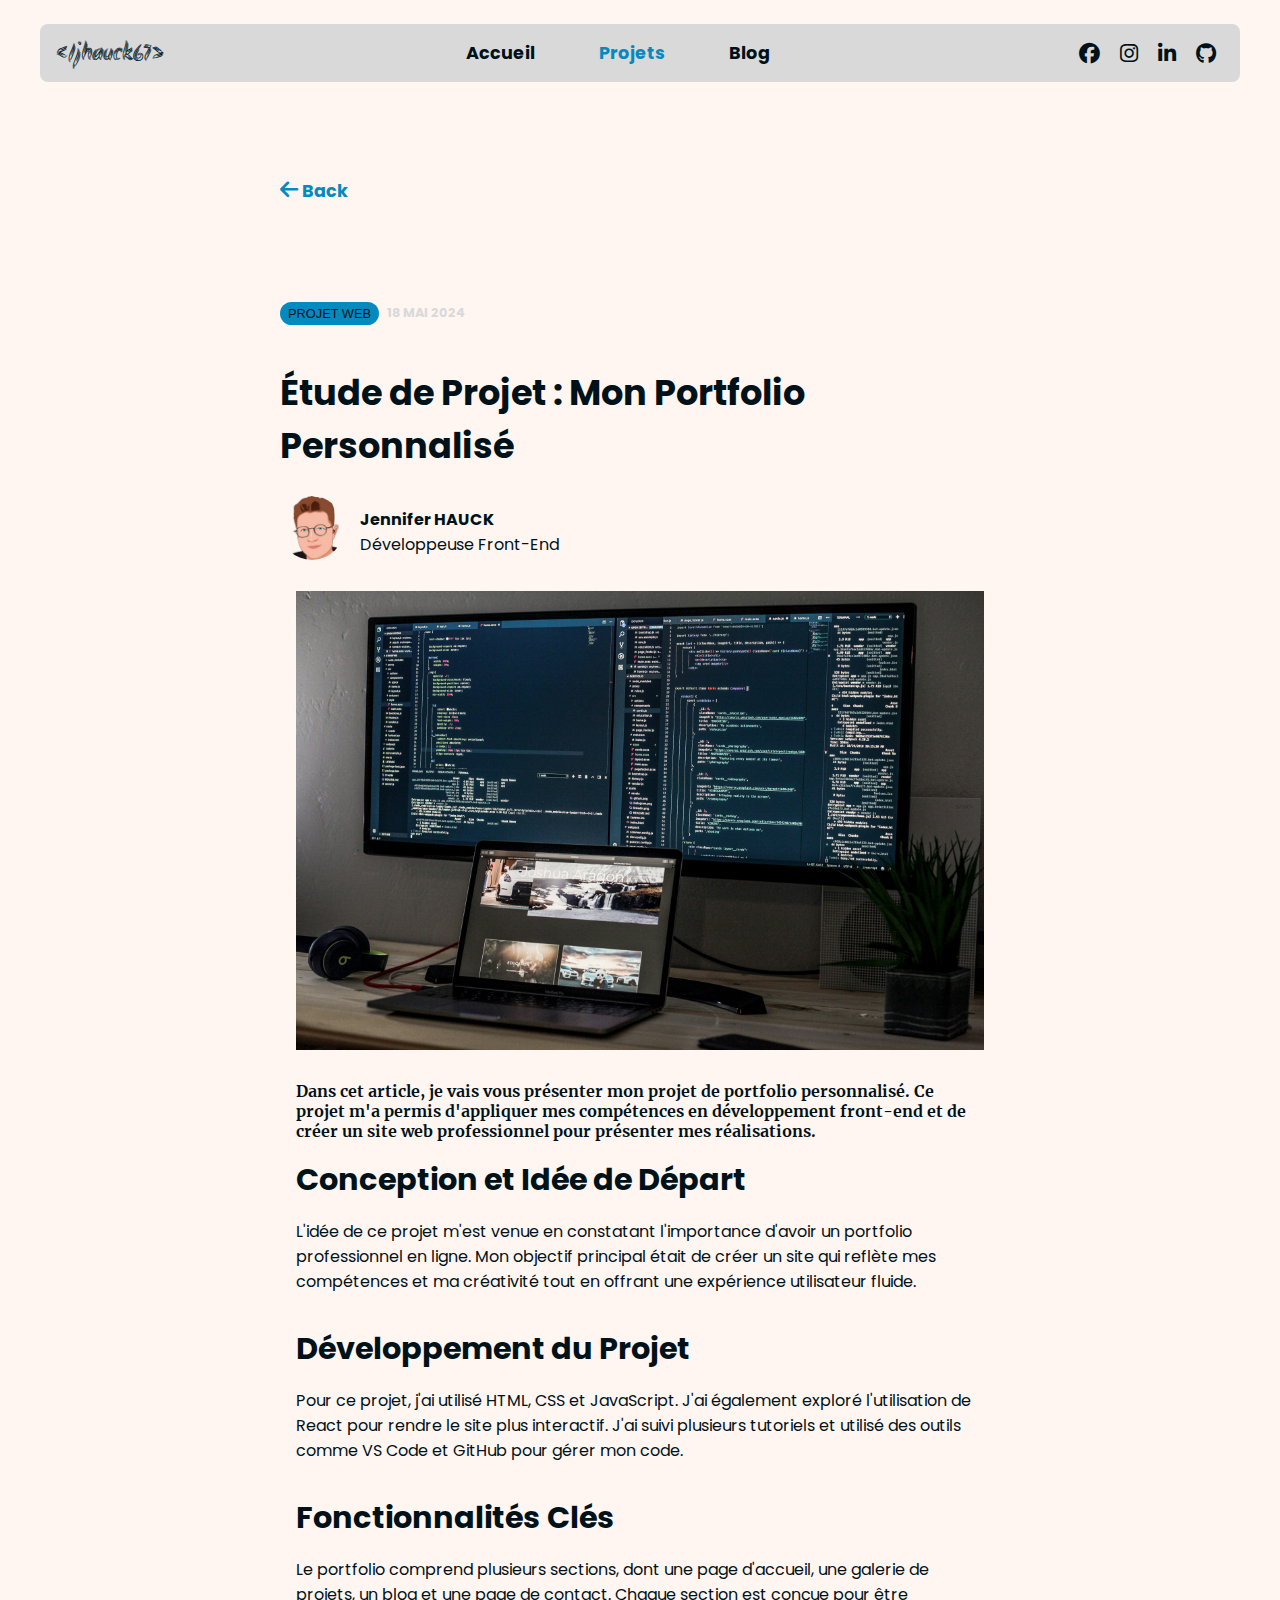
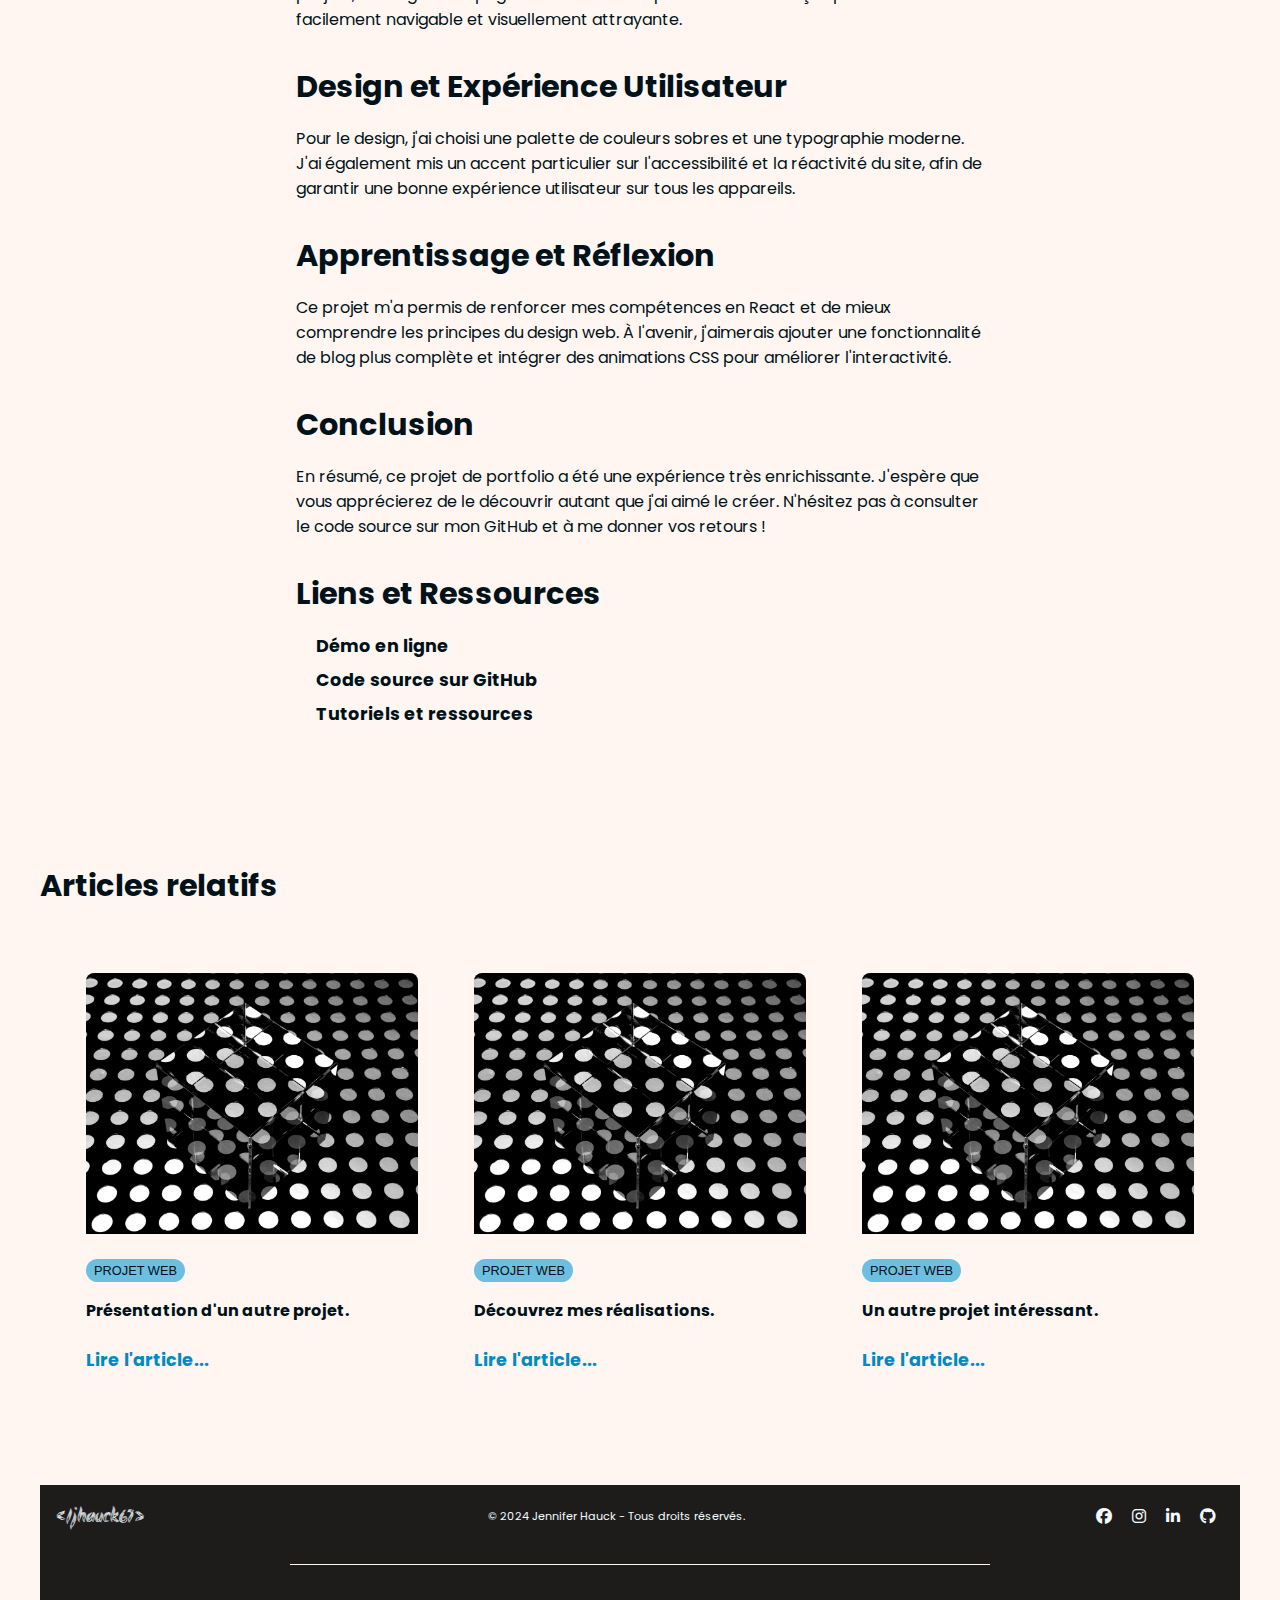
<file: assets/pages/projet1.html>
<!-- !CETTE PAGE A ETE GENEREE PAR CHAT GPT, IL FAUT MODIFIER LES INFOS!!!-->
<!DOCTYPE html>
<html lang="fr">
  <head>
    <meta charset="UTF-8" />
    <meta name="viewport" content="width=device-width, initial-scale=1.0" />
    <meta
      name="description"
      content="Présentation de mes projets web en développement front-end et optique-lunetterie."
    />
    <title>Étude de Projet : Mon Portfolio | jenniferhauck.fr</title>
    <link
      rel="shortcut icon"
      href="../images/favicon.png"
      type="image/x-icon"
    />
    <link rel="apple-touch-icon" href="../images/icon.png" />
    <meta property="og:title" content="Mes projets web | jenniferhauck.fr" />
    <meta property="og:type" content="website" />
    <meta
      property="og:url"
      content="https://jhauck67.github.io/jenniferhauck/article1.html"
    />
    <meta property="og:image" content="../images/opengraph.png" />
    <link
      rel="stylesheet"
      href="https://cdnjs.cloudflare.com/ajax/libs/font-awesome/6.5.1/css/all.min.css"
    />
    <link rel="stylesheet" href="./projet1.css" />
  </head>
  <body>
    <!-- ***NAVBAR*** -->
    <nav id="nav">
      <div id="logo">&lt;/jhauck67&gt;</div>
      <div class="menu">
        <div id="logo">&lt;/jhauck67&gt;</div>
        <div class="divider"></div>
        <a href="../../index.html">Accueil</a>
        <a href="../pages/projects.html">Projets</a>
        <a href="../pages/blog.html">Blog</a>
      </div>
      <div class="networks">
        <a href="https://www.facebook.com/jhauckpadowicz"
          ><i class="fa-brands fa-facebook"></i
        ></a>
        <a href="https://www.instagram.com/jhauckpadowicz/"
          ><i class="fa-brands fa-instagram"></i
        ></a>
        <a href="https://www.linkedin.com/in/jennifer-hauck-b125252a2/"
          ><i class="fa-brands fa-linkedin-in"></i
        ></a>
        <a href="https://github.com/jhauck67"
          ><i class="fa-brands fa-github"></i
        ></a>
      </div>
      <div id="icons"></div>
    </nav>
    <!---->
    <!-- *** ARTICLE *** -->
    <div class="article">
      <!-- ***BACKLINK*** -->
      <div class="backlink">
        <a href="./projects.html"
          ><i class="fa-solid fa-arrow-left"></i> Back</a
        >
      </div>
      <!---->
      <!-- ***TAGLINE*** -->
      <div class="tagline">
        <div class="tag">PROJET WEB</div>
        <div class="date">18 MAI 2024</div>
      </div>
      <!---->
      <!-- ***TITRE*** -->
      <h1>Étude de Projet : Mon Portfolio Personnalisé</h1>
      <!---->
      <!-- *** AUTHOR *** -->
      <div class="author">
        <div class="author-left">
          <img src="../images/icon.png" alt="icone jennifer hauck" />
        </div>
        <div class="author-right">
          <div class="name">Jennifer HAUCK</div>
          <div class="profession">Développeuse Front-End</div>
        </div>
      </div>
      <!---->
      <!-- *** ILLUSTRATION *** -->
      <div class="illustration">
        <img src="../images/portfolio.jpg" alt="image portfolio" />
      </div>
      <!---->
      <!-- *** CONTENT *** -->
      <div class="content">
        <div class="intro">
          Dans cet article, je vais vous présenter mon projet de portfolio
          personnalisé. Ce projet m'a permis d'appliquer mes compétences en
          développement front-end et de créer un site web professionnel pour
          présenter mes réalisations.
        </div>
        <div class="section">
          <h2>Conception et Idée de Départ</h2>
          <p>
            L'idée de ce projet m'est venue en constatant l'importance d'avoir
            un portfolio professionnel en ligne. Mon objectif principal était de
            créer un site qui reflète mes compétences et ma créativité tout en
            offrant une expérience utilisateur fluide.
          </p>
        </div>
        <div class="section">
          <h2>Développement du Projet</h2>
          <p>
            Pour ce projet, j'ai utilisé HTML, CSS et JavaScript. J'ai également
            exploré l'utilisation de React pour rendre le site plus interactif.
            J'ai suivi plusieurs tutoriels et utilisé des outils comme VS Code
            et GitHub pour gérer mon code.
          </p>
        </div>
        <div class="section">
          <h2>Fonctionnalités Clés</h2>
          <p>
            Le portfolio comprend plusieurs sections, dont une page d'accueil,
            une galerie de projets, un blog et une page de contact. Chaque
            section est conçue pour être facilement navigable et visuellement
            attrayante.
          </p>
        </div>
        <div class="section">
          <h2>Design et Expérience Utilisateur</h2>
          <p>
            Pour le design, j'ai choisi une palette de couleurs sobres et une
            typographie moderne. J'ai également mis un accent particulier sur
            l'accessibilité et la réactivité du site, afin de garantir une bonne
            expérience utilisateur sur tous les appareils.
          </p>
        </div>
        <div class="section">
          <h2>Apprentissage et Réflexion</h2>
          <p>
            Ce projet m'a permis de renforcer mes compétences en React et de
            mieux comprendre les principes du design web. À l'avenir, j'aimerais
            ajouter une fonctionnalité de blog plus complète et intégrer des
            animations CSS pour améliorer l'interactivité.
          </p>
        </div>
        <div class="conclusion">
          <h2>Conclusion</h2>
          <p>
            En résumé, ce projet de portfolio a été une expérience très
            enrichissante. J'espère que vous apprécierez de le découvrir autant
            que j'ai aimé le créer. N'hésitez pas à consulter le code source sur
            mon GitHub et à me donner vos retours !
          </p>
        </div>
        <div class="resources">
          <h2>Liens et Ressources</h2>
          <ul>
            <li><a href="#">Démo en ligne</a></li>
            <li><a href="#">Code source sur GitHub</a></li>
            <li><a href="#">Tutoriels et ressources</a></li>
          </ul>
        </div>
      </div>
    </div>
    <!---->
    <!-- *** ARTICLES RELATIFS *** -->
    <div class="relativ-articles">
      <h2>Articles relatifs</h2>
      <!-- *** GALLERY *** -->
      <div class="gallery-container">
        <!-- *** PROJET 1 *** -->
        <div class="card-container">
          <img src="../images/articles.jpg" alt="image 1" />
          <div class="tag">PROJET WEB</div>
          <div class="bold">Présentation d'un autre projet.</div>
          <a href="#" class="links">Lire l'article...</a>
        </div>
        <!-- *** PROJET 2 *** -->
        <div class="card-container">
          <img src="../images/articles.jpg" alt="image 2" />
          <div class="tag">PROJET WEB</div>
          <div class="bold">Découvrez mes réalisations.</div>
          <a href="#" class="links">Lire l'article...</a>
        </div>
        <!-- *** PROJET 3 *** -->
        <div class="card-container">
          <img src="../images/articles.jpg" alt="image 3" />
          <div class="tag">PROJET WEB</div>
          <div class="bold">Un autre projet intéressant.</div>
          <a href="#" class="links">Lire l'article...</a>
        </div>
      </div>
    </div>
    <!---->
    <!-- ***FOOTER*** -->
    <footer>
      <div class="footer-top">
        <div id="logo">&lt;/jhauck67&gt;</div>
        <p>&copy; 2024 Jennifer Hauck - Tous droits réservés.</p>
        <div class="networks">
          <a href="https://www.facebook.com/jhauckpadowicz"
            ><i class="fa-brands fa-facebook"></i
          ></a>
          <a href="https://www.instagram.com/jhauckpadowicz/"
            ><i class="fa-brands fa-instagram"></i
          ></a>
          <a href="https://www.linkedin.com/in/jennifer-hauck-b125252a2/"
            ><i class="fa-brands fa-linkedin-in"></i
          ></a>
          <a href="https://github.com/jhauck67"
            ><i class="fa-brands fa-github"></i
          ></a>
        </div>
      </div>
      <div class="footer-middle"></div>
      <div class="footer-bottom">
        <a href="#">Mentions légales</a>
      </div>
    </footer>
    <!---->
    <script src="../../index.js"></script>
  </body>
</html>
</file>
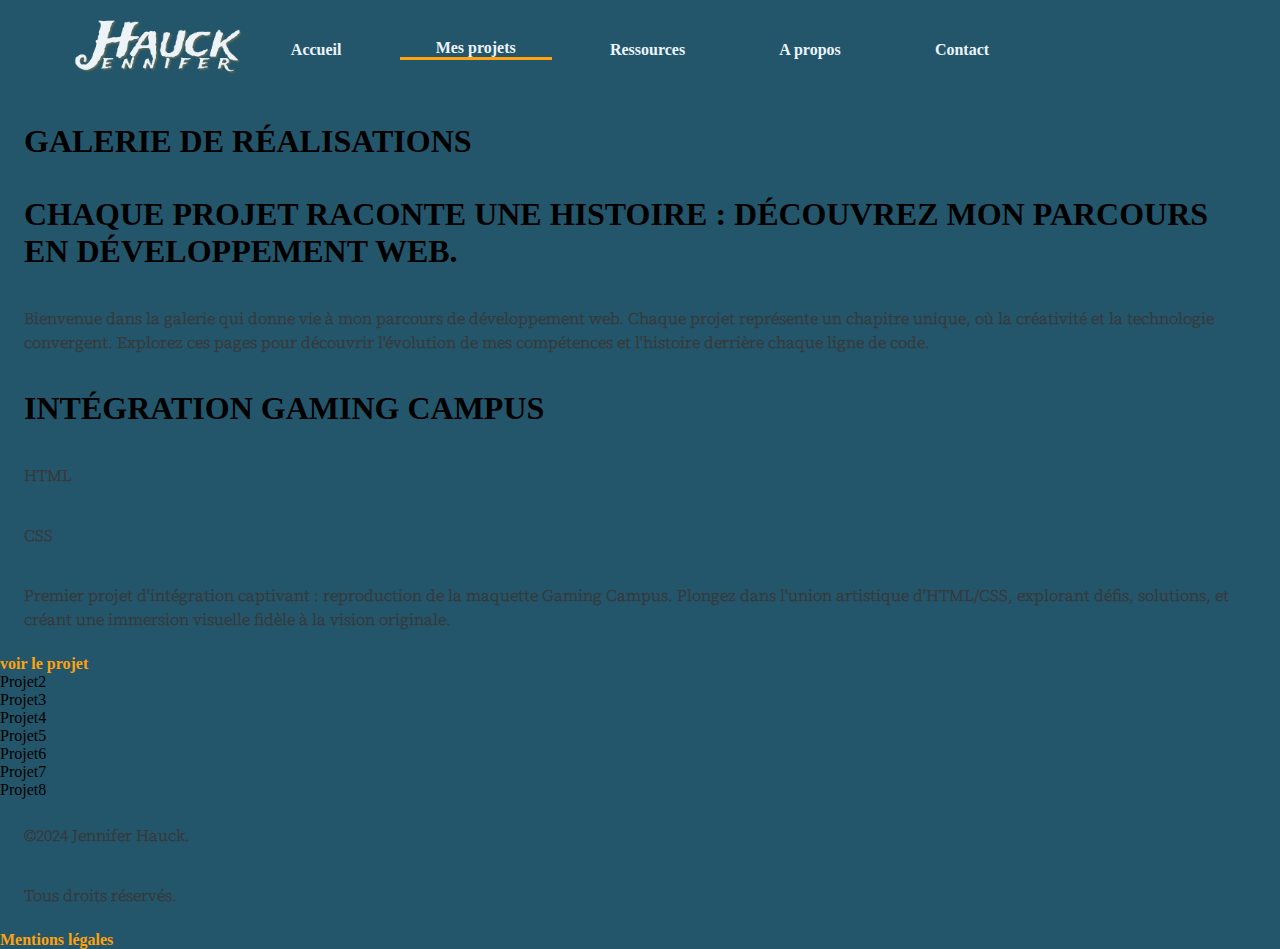
<file: assets/projects/index-projects.html>
<!DOCTYPE html>
<html lang="fr">
  <head>
    <meta charset="UTF-8" />
    <meta name="viewport" content="width=device-width, initial-scale=1.0" />
    <title>Projets de Développement Web | Réalisations de Jennifer Hauck</title>
    <meta
      name="description"
      content="Explorez mes réalisations en développement web et découvrez un portefeuille diversifié de projets numériques. Plongez dans l'innovation et la créativité avec Jennifer Hauck."
    />
    <link rel="shortcut icon" href="../img/favicon.png" type="image/x-icon" />
    <link rel="stylesheet" href="./index-projects.css" />
    <link
      rel="stylesheet"
      href="https://cdnjs.cloudflare.com/ajax/libs/font-awesome/6.5.1/css/all.min.css"
      integrity="sha512-DTOQO9RWCH3ppGqcWaEA1BIZOC6xxalwEsw9c2QQeAIftl+Vegovlnee1c9QX4TctnWMn13TZye+giMm8e2LwA=="
      crossorigin="anonymous"
      referrerpolicy="no-referrer"
    />
  </head>
  <body>
    <!-- ******** NAVIGATION ******** -->
    <nav class="navbar">
      <div class="nav-left">
        <img
          src="../img/logo-jhauck-clair.png"
          alt="Logo de Jennifer Hauck - Développeuse Web et Designer débutante"
        />
      </div>
      <div class="nav-middle">
        <ul>
          <li><a href="../../index.html">Accueil</a></li>
          <li><a href="#">Mes projets</a></li>
          <li>
            <a href="../styles/ressources.html">Ressources</a>
          </li>

          <li><a href="../styles/a-propos.html">A propos</a></li>
          <li><a href="../styles/contact.html">Contact</a></li>
        </ul>
      </div>
      <div class="nav-right">
        <ul>
          <li>
            <a href="https://www.facebook.com/jpadowicz/" target="_blank"
              ><i class="fa-brands fa-facebook"></i
            ></a>
          </li>
          <li>
            <a href="https://www.instagram.com/jhauckpadowicz/" target="_blank"
              ><i class="fa-brands fa-instagram"></i
            ></a>
          </li>
          <li>
            <a
              href="https://www.linkedin.com/in/jennifer-hauck-b125252a2/"
              target="_blank"
              ><i class="fa-brands fa-linkedin"></i
            ></a>
          </li>
          <li>
            <a href="https://github.com/jhauck67" target="_blank"
              ><i class="fa-brands fa-github"></i
            ></a>
          </li>
        </ul>
      </div>
    </nav>
    <!-- ******** CORPS DE LA PAGE ******** -->
    <div class="corpus">
      <h1>Galerie de réalisations</h1>
      <h2>
        Chaque Projet Raconte une Histoire : Découvrez Mon Parcours en
        Développement Web.
      </h2>
      <p>
        Bienvenue dans la galerie qui donne vie à mon parcours de développement
        web. Chaque projet représente un chapitre unique, où la créativité et la
        technologie convergent. Explorez ces pages pour découvrir l'évolution de
        mes compétences et l'histoire derrière chaque ligne de code.
      </p>
      <div class="galerie">
        <div class="projet1" id="container">
          <h3>Intégration Gaming Campus</h3>
          <div class="tag">
            <p id="tag">HTML</p>
            <p id="tag">CSS</p>
          </div>
          <p id="desc">
            Premier projet d'intégration captivant : reproduction de la maquette
            Gaming Campus. Plongez dans l'union artistique d'HTML/CSS, explorant
            défis, solutions, et créant une immersion visuelle fidèle à la
            vision originale.
          </p>
          <a href="./project-01/projet1.html">voir le projet</a>
        </div>
        <div class="projet2" id="container">Projet2</div>
        <div class="projet3" id="container">Projet3</div>
        <div class="projet4" id="container">Projet4</div>
        <div class="projet5" id="container">Projet5</div>
        <div class="projet6" id="container">Projet6</div>
        <div class="projet7" id="container">Projet7</div>
        <div class="projet8" id="container">Projet8</div>
      </div>
    </div>
    <!-- ******** FOOTER ******** -->
    <footer>
      <div class="copyright">
        <p>&copy;2024 Jennifer Hauck.</p>
        <p>Tous droits réservés.</p>
      </div>
      <div class="mentions-legales">
        <a href="../styles/mentions-legales.html">Mentions légales</a>
      </div>
      <div class="network">
        <ul>
          <li>
            <a href="https://www.facebook.com/jpadowicz/" target="_blank"
              ><i class="fa-brands fa-facebook"></i
            ></a>
          </li>
          <li>
            <a href="https://www.instagram.com/jhauckpadowicz/" target="_blank"
              ><i class="fa-brands fa-instagram"></i
            ></a>
          </li>
          <li>
            <a
              href="https://www.linkedin.com/in/jennifer-hauck-b125252a2/"
              target="_blank"
              ><i class="fa-brands fa-linkedin"></i
            ></a>
          </li>
          <li>
            <a href="https://github.com/jhauck67" target="_blank"
              ><i class="fa-brands fa-github"></i
            ></a>
          </li>
        </ul>
      </div>
    </footer>
  </body>
</html>
</file>
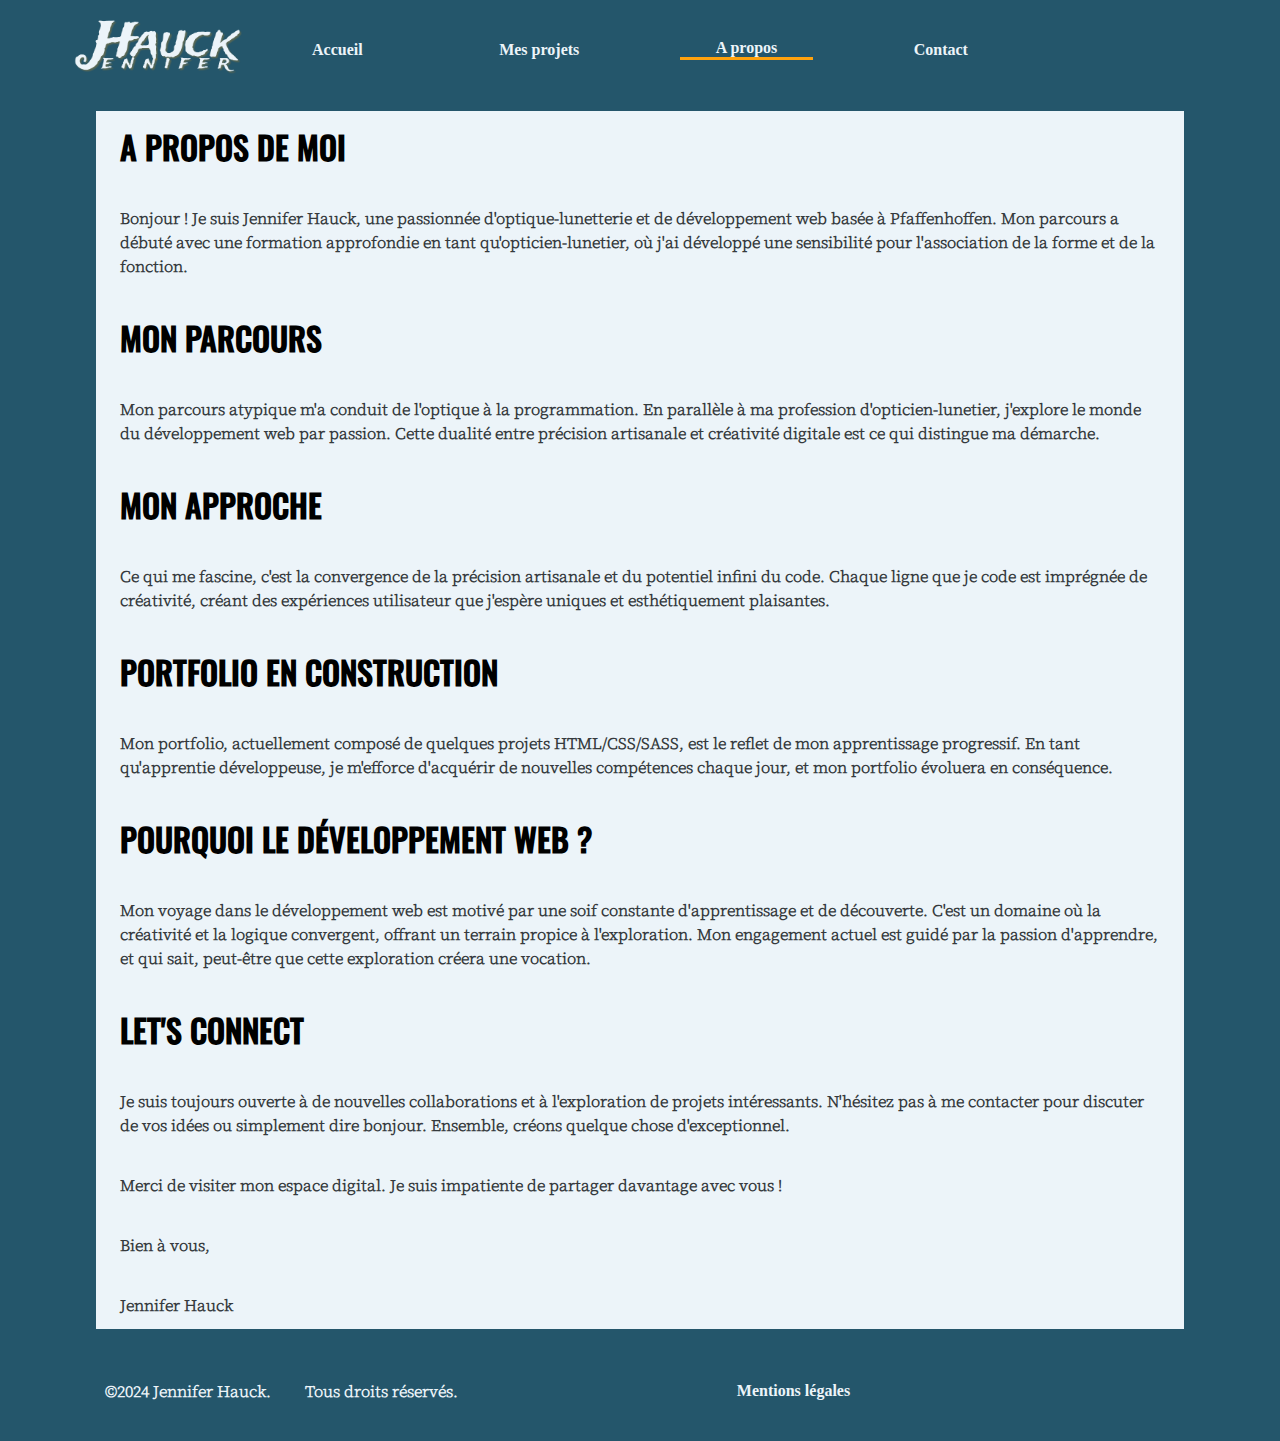
<file: assets/styles/a-propos.html>
<!DOCTYPE html>
<html lang="fr">
  <head>
    <meta charset="UTF-8" />
    <meta name="viewport" content="width=device-width, initial-scale=1.0" />
    <title>
      À Propos de Jennifer Hauck | Projets, Compétences et Passion du Code
    </title>
    <meta
      name="description"
      content="Découvrez Jennifer Hauck à travers son portrait professionnel. Explorez son parcours en développement web, ses compétences et sa passion pour le code. Plongez dans l'univers créatif d'une développeuse passionnée."
    />
    <link rel="shortcut icon" href="../img/favicon.png" type="image/x-icon" />
    <link rel="stylesheet" href="./a-propos.css" />
    <link
      rel="stylesheet"
      href="https://cdnjs.cloudflare.com/ajax/libs/font-awesome/6.5.1/css/all.min.css"
      integrity="sha512-DTOQO9RWCH3ppGqcWaEA1BIZOC6xxalwEsw9c2QQeAIftl+Vegovlnee1c9QX4TctnWMn13TZye+giMm8e2LwA=="
      crossorigin="anonymous"
      referrerpolicy="no-referrer"
    />
  </head>
  <body>
    <!-- ******** NAVIGATION ******** -->
    <nav class="navbar">
      <div class="nav-left">
        <img
          src="../img/logo-jhauck-clair.png"
          alt="Logo de Jennifer Hauck - Développeuse Web et Designer débutante"
        />
      </div>
      <div class="nav-middle">
        <ul>
          <li><a href="../../index.html">Accueil</a></li>
          <li><a href="../projects/index-projects.html">Mes projets</a></li>
          <li><a href="#">A propos</a></li>
          <li><a href="../styles/contact.html">Contact</a></li>
        </ul>
      </div>
      <div class="nav-right">
        <ul>
          <li>
            <a href="https://www.facebook.com/jpadowicz/" target="_blank"
              ><i class="fa-brands fa-facebook"></i
            ></a>
          </li>
          <li>
            <a href="https://www.instagram.com/jhauckpadowicz/" target="_blank"
              ><i class="fa-brands fa-instagram"></i
            ></a>
          </li>
          <li>
            <a
              href="https://www.linkedin.com/in/jennifer-hauck-b125252a2/"
              target="_blank"
              ><i class="fa-brands fa-linkedin"></i
            ></a>
          </li>
          <li>
            <a href="https://github.com/jhauck67" target="_blank"
              ><i class="fa-brands fa-github"></i
            ></a>
          </li>
        </ul>
      </div>
    </nav>
    <!-- ******** A PROPOS DE MOI ******** -->
    <div class="a-propos">
      <h1>A Propos de Moi</h1>
      <p>
        Bonjour ! Je suis Jennifer Hauck, une passionnée d'optique-lunetterie et
        de développement web basée à Pfaffenhoffen. Mon parcours a débuté avec
        une formation approfondie en tant qu'opticien-lunetier, où j'ai
        développé une sensibilité pour l'association de la forme et de la
        fonction.
      </p>
      <h2>Mon Parcours</h2>
      <p>
        Mon parcours atypique m'a conduit de l'optique à la programmation. En
        parallèle à ma profession d'opticien-lunetier, j'explore le monde du
        développement web par passion. Cette dualité entre précision artisanale
        et créativité digitale est ce qui distingue ma démarche.
      </p>
      <h2>Mon Approche</h2>
      <p>
        Ce qui me fascine, c'est la convergence de la précision artisanale et du
        potentiel infini du code. Chaque ligne que je code est imprégnée de
        créativité, créant des expériences utilisateur que j'espère uniques et
        esthétiquement plaisantes.
      </p>
      <h2>Portfolio en Construction</h2>
      <p>
        Mon portfolio, actuellement composé de quelques projets HTML/CSS/SASS,
        est le reflet de mon apprentissage progressif. En tant qu'apprentie
        développeuse, je m'efforce d'acquérir de nouvelles compétences chaque
        jour, et mon portfolio évoluera en conséquence.
      </p>
      <h2>Pourquoi le Développement Web ?</h2>
      <p>
        Mon voyage dans le développement web est motivé par une soif constante
        d'apprentissage et de découverte. C'est un domaine où la créativité et
        la logique convergent, offrant un terrain propice à l'exploration. Mon
        engagement actuel est guidé par la passion d'apprendre, et qui sait,
        peut-être que cette exploration créera une vocation.
      </p>
      <h2>Let's Connect</h2>
      <p>
        Je suis toujours ouverte à de nouvelles collaborations et à
        l'exploration de projets intéressants. N'hésitez pas à me contacter pour
        discuter de vos idées ou simplement dire bonjour. Ensemble, créons
        quelque chose d'exceptionnel.
      </p>
      <p>
        Merci de visiter mon espace digital. Je suis impatiente de partager
        davantage avec vous !
      </p>
      <p>Bien à vous,</p>
      <p>Jennifer Hauck</p>
    </div>
    <!-- ******** FOOTER ******** -->
    <footer>
      <div class="copyright">
        <p>&copy;2024 Jennifer Hauck.</p>
        <p>Tous droits réservés.</p>
      </div>
      <div class="mentions-legales">
        <a href="./mentions-legales.html">Mentions légales</a>
      </div>
      <div class="network">
        <ul>
          <li>
            <a href="https://www.facebook.com/jpadowicz/" target="_blank"
              ><i class="fa-brands fa-facebook"></i
            ></a>
          </li>
          <li>
            <a href="https://www.instagram.com/jhauckpadowicz/" target="_blank"
              ><i class="fa-brands fa-instagram"></i
            ></a>
          </li>
          <li>
            <a
              href="https://www.linkedin.com/in/jennifer-hauck-b125252a2/"
              target="_blank"
              ><i class="fa-brands fa-linkedin"></i
            ></a>
          </li>
          <li>
            <a href="https://github.com/jhauck67" target="_blank"
              ><i class="fa-brands fa-github"></i
            ></a>
          </li>
        </ul>
      </div>
    </footer>
  </body>
</html>
</file>
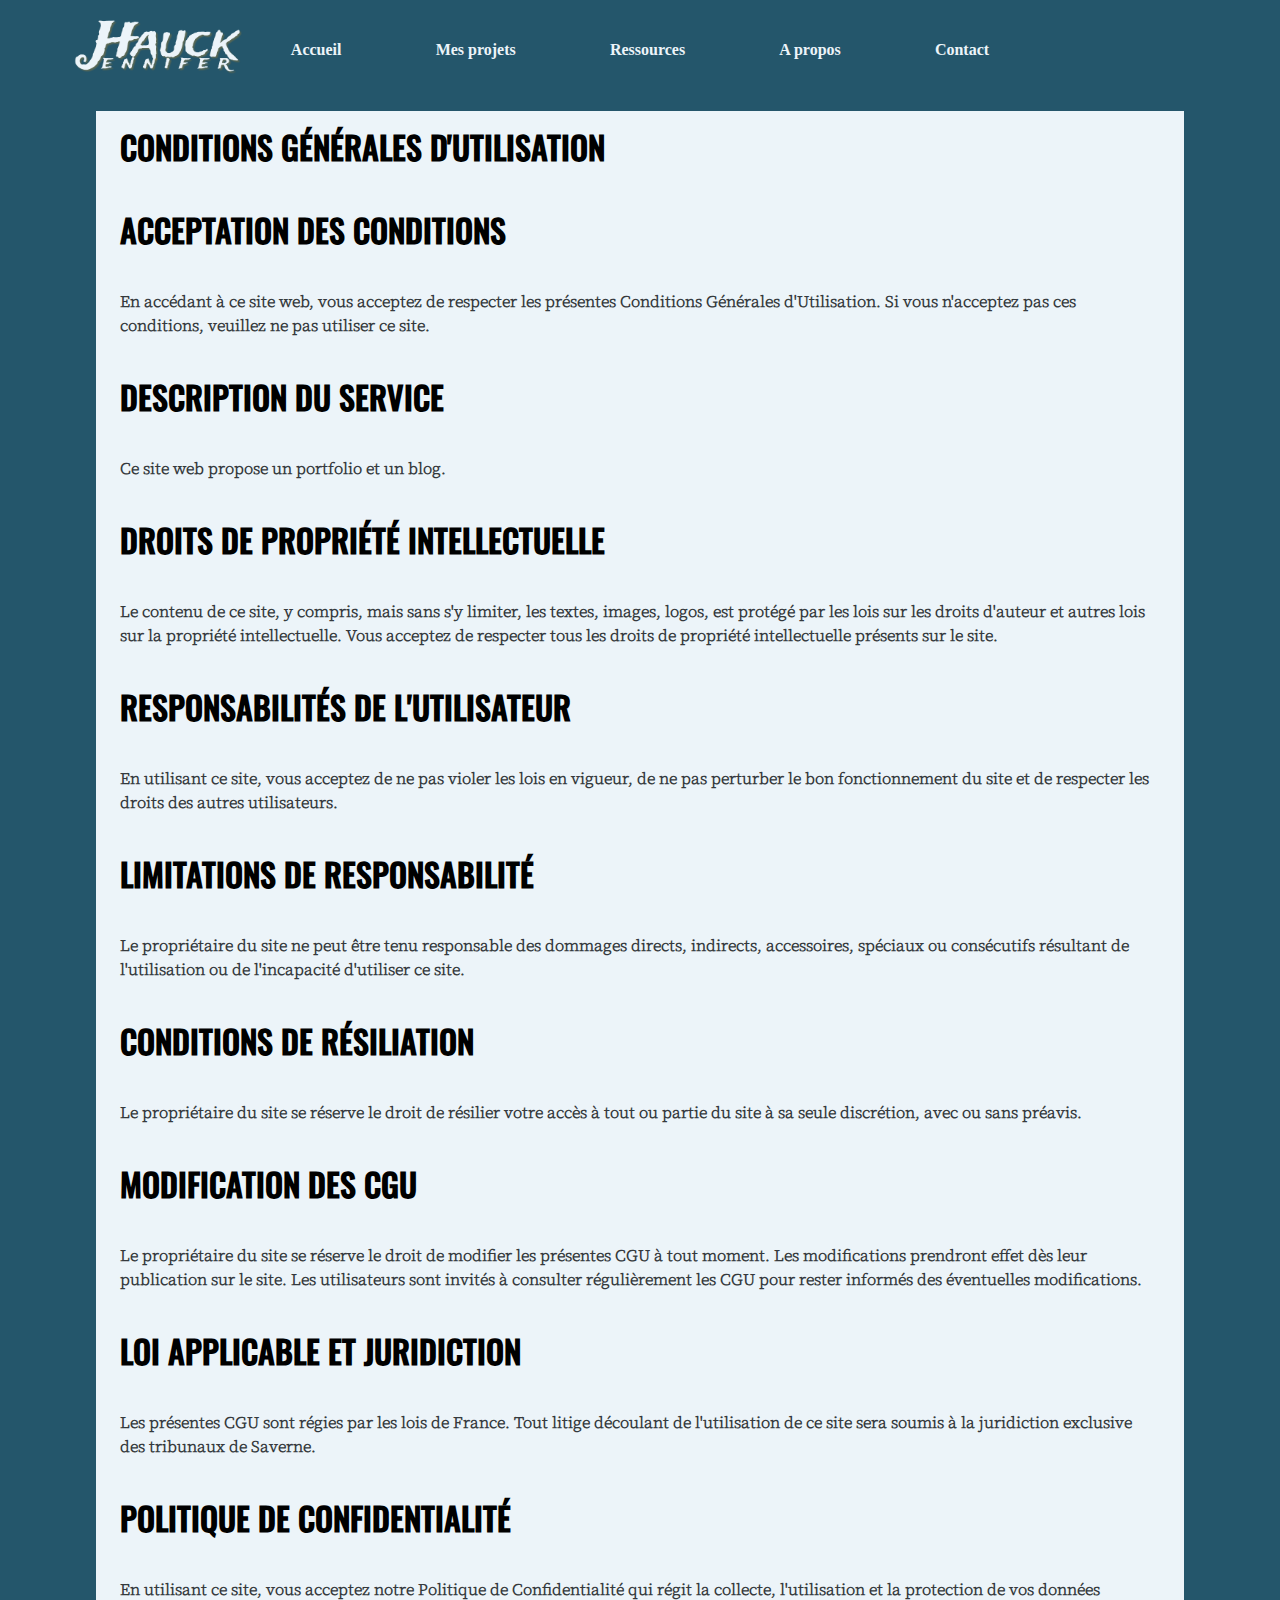
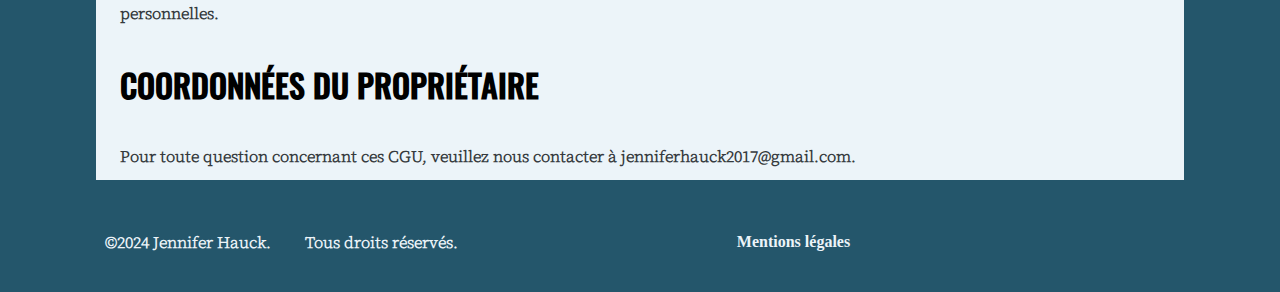
<file: assets/styles/cgu.html>
<!DOCTYPE html>
<html lang="fr">
  <head>
    <meta charset="UTF-8" />
    <meta name="viewport" content="width=device-width, initial-scale=1.0" />
    <title>Conditions Générales d'Utilisation</title>
    <link rel="shortcut icon" href="../img/favicon.png" type="image/x-icon" />
    <link rel="stylesheet" href="./cgu.css" />
    <link
      rel="stylesheet"
      href="https://cdnjs.cloudflare.com/ajax/libs/font-awesome/6.5.1/css/all.min.css"
      integrity="sha512-DTOQO9RWCH3ppGqcWaEA1BIZOC6xxalwEsw9c2QQeAIftl+Vegovlnee1c9QX4TctnWMn13TZye+giMm8e2LwA=="
      crossorigin="anonymous"
      referrerpolicy="no-referrer"
    />
  </head>
  <body>
    <!-- ******** NAVIGATION ******** -->
    <nav class="navbar">
      <div class="nav-left">
        <img
          src="../img/logo-jhauck-clair.png"
          alt="Logo de Jennifer Hauck - Développeuse Web et Designer débutante"
        />
      </div>
      <div class="nav-middle">
        <ul>
          <li><a href="../../index.html">Accueil</a></li>
          <li><a href="../projects/index-projects.html">Mes projets</a></li>
          <li>
            <a href="../styles/ressources.html">Ressources</a>
          </li>
          <li><a href="../styles/a-propos.html">A propos</a></li>
          <li><a href="./contact.html">Contact</a></li>
        </ul>
      </div>
      <div class="nav-right">
        <ul>
          <li>
            <a href="https://www.facebook.com/jpadowicz/" target="_blank"
              ><i class="fa-brands fa-facebook"></i
            ></a>
          </li>
          <li>
            <a href="https://www.instagram.com/jhauckpadowicz/" target="_blank"
              ><i class="fa-brands fa-instagram"></i
            ></a>
          </li>
          <li>
            <a
              href="https://www.linkedin.com/in/jennifer-hauck-b125252a2/"
              target="_blank"
              ><i class="fa-brands fa-linkedin"></i
            ></a>
          </li>
          <li>
            <a href="https://github.com/jhauck67" target="_blank"
              ><i class="fa-brands fa-github"></i
            ></a>
          </li>
        </ul>
      </div>
    </nav>
    <!-- ******** CONTACT ******** -->
    <div class="mentions-legales-body">
      <h1>Conditions Générales d'Utilisation</h1>
      <h2>Acceptation des Conditions</h2>
      <p>
        En accédant à ce site web, vous acceptez de respecter les présentes
        Conditions Générales d'Utilisation. Si vous n'acceptez pas ces
        conditions, veuillez ne pas utiliser ce site.
      </p>
      <h2>Description du Service</h2>
      <p>Ce site web propose un portfolio et un blog.</p>
      <h2>Droits de Propriété Intellectuelle</h2>
      <p>
        Le contenu de ce site, y compris, mais sans s'y limiter, les textes,
        images, logos, est protégé par les lois sur les droits d'auteur et
        autres lois sur la propriété intellectuelle. Vous acceptez de respecter
        tous les droits de propriété intellectuelle présents sur le site.
      </p>
      <h2>Responsabilités de l'Utilisateur</h2>
      <p>
        En utilisant ce site, vous acceptez de ne pas violer les lois en
        vigueur, de ne pas perturber le bon fonctionnement du site et de
        respecter les droits des autres utilisateurs.
      </p>
      <h2>Limitations de Responsabilité</h2>
      <p>
        Le propriétaire du site ne peut être tenu responsable des dommages
        directs, indirects, accessoires, spéciaux ou consécutifs résultant de
        l'utilisation ou de l'incapacité d'utiliser ce site.
      </p>
      <h2>Conditions de Résiliation</h2>
      <p>
        Le propriétaire du site se réserve le droit de résilier votre accès à
        tout ou partie du site à sa seule discrétion, avec ou sans préavis.
      </p>
      <h2>Modification des CGU</h2>
      <p>
        Le propriétaire du site se réserve le droit de modifier les présentes
        CGU à tout moment. Les modifications prendront effet dès leur
        publication sur le site. Les utilisateurs sont invités à consulter
        régulièrement les CGU pour rester informés des éventuelles
        modifications.
      </p>
      <h2>Loi Applicable et Juridiction</h2>
      <p>
        Les présentes CGU sont régies par les lois de France. Tout litige
        découlant de l'utilisation de ce site sera soumis à la juridiction
        exclusive des tribunaux de Saverne.
      </p>
      <h2>Politique de Confidentialité</h2>
      <p>
        En utilisant ce site, vous acceptez notre Politique de Confidentialité
        qui régit la collecte, l'utilisation et la protection de vos données
        personnelles.
      </p>
      <h2>Coordonnées du Propriétaire</h2>
      <p>
        Pour toute question concernant ces CGU, veuillez nous contacter à
        jenniferhauck2017@gmail.com.
      </p>
    </div>
    <!-- ******** FOOTER ******** -->
    <footer>
      <div class="copyright">
        <p>&copy;2024 Jennifer Hauck.</p>
        <p>Tous droits réservés.</p>
      </div>
      <div class="mentions-legales">
        <a href="./mentions-legales.html">Mentions légales</a>
      </div>
      <div class="network">
        <ul>
          <li>
            <a href="https://www.facebook.com/jpadowicz/" target="_blank"
              ><i class="fa-brands fa-facebook"></i
            ></a>
          </li>
          <li>
            <a href="https://www.instagram.com/jhauckpadowicz/" target="_blank"
              ><i class="fa-brands fa-instagram"></i
            ></a>
          </li>
          <li>
            <a
              href="https://www.linkedin.com/in/jennifer-hauck-b125252a2/"
              target="_blank"
              ><i class="fa-brands fa-linkedin"></i
            ></a>
          </li>
          <li>
            <a href="https://github.com/jhauck67" target="_blank"
              ><i class="fa-brands fa-github"></i
            ></a>
          </li>
        </ul>
      </div>
    </footer>
  </body>
</html>
</file>
<file: index.css>
@charset "UTF-8";
@font-face {
  font-family: "Akronim-Regular";
  src: url(./assets/fonts/Akronim-Regular.ttf);
}
@font-face {
  font-family: "Poppins-Bold";
  src: url(./assets/fonts/Poppins-Bold.ttf);
}
@font-face {
  font-family: "Poppins-Regular";
  src: url(./assets/fonts/Poppins-Regular.ttf);
}
@font-face {
  font-family: "Merriweather-Bold";
  src: url(./assets/fonts/Merriweather-Bold.ttf);
}
@font-face {
  font-family: "Merriweather-Regular";
  src: url(./assets/fonts/Merriweather-Regular.ttf);
}
* {
  margin: 0;
  padding: 0;
  -webkit-box-sizing: border-box;
          box-sizing: border-box;
  text-decoration: none;
  list-style: none;
  font-family: Poppins-Regular, sans-serif;
  font-size: 1rem;
  color: #001219;
}

*::-moz-selection {
  background: #6cbfe0;
  color: #001219;
}

*::selection {
  background: #6cbfe0;
  color: #001219;
}

body {
  background: #fff6f2;
}

#logo {
  font-family: Akronim-Regular, sans-serif;
  font-size: 1.6rem;
}

h1 {
  font-family: Poppins-Bold, sans-serif;
  font-size: 2.2rem;
}

h2 {
  font-family: Poppins-Bold, sans-serif;
  font-size: 1.9rem;
}

h3 {
  font-family: Poppins-Bold, sans-serif;
  font-size: 1.6rem;
}

h4 {
  font-family: Poppins-Bold, sans-serif;
  font-size: 1.3rem;
}

a {
  font-family: Poppins-Bold, sans-serif;
  font-size: 1.1rem;
}
a:hover {
  color: #048abf;
}

i {
  font-family: Poppins-Bold, sans-serif;
  font-size: 1.3rem;
}
i:hover {
  color: #048abf;
}

.blog-title {
  font-family: Merriweather-Bold, serif;
}

.blog-body {
  font-family: Merriweather-Regular, serif;
}

@media screen and (max-width: 1000px) {
  * {
    font-size: 0.9rem;
  }
  h1 {
    font-size: 1.6rem;
  }
  h2 {
    font-size: 1.3rem;
  }
  h3 {
    font-size: 1rem;
  }
  h4 {
    font-size: 1rem;
  }
  i {
    font-size: 1rem;
  }
  a {
    font-size: 0.8rem;
  }
}
@media screen and (max-width: 600px) {
  * {
    font-size: 0.8rem;
  }
}
nav {
  max-width: 1200px;
  width: 95%;
  margin: 24px auto 96px;
  padding: 0 16px;
  background: #d9d9d9;
  border-radius: 8px;
  display: -webkit-box;
  display: -ms-flexbox;
  display: flex;
  -webkit-box-align: center;
      -ms-flex-align: center;
          align-items: center;
  -webkit-box-pack: justify;
      -ms-flex-pack: justify;
          justify-content: space-between;
}
nav .menu {
  display: -webkit-box;
  display: -ms-flexbox;
  display: flex;
  -webkit-box-align: center;
      -ms-flex-align: center;
          align-items: center;
  -webkit-box-pack: justify;
      -ms-flex-pack: justify;
          justify-content: space-between;
}
nav .menu #logo {
  display: none;
}
nav .menu a {
  padding: 16px 32px;
}
nav .networks i {
  padding: 16px 8px;
}
nav #icons {
  display: none;
}

@media screen and (max-width: 775px) {
  #nav {
    margin: 12px auto 48px;
  }
  #nav .menu a {
    padding: 16px 24px;
  }
}
@media screen and (max-width: 600px) {
  #nav {
    width: 100%;
    margin: 0 auto 48px;
  }
}
@media screen and (max-width: 500px) {
  #nav #logo {
    display: block;
    padding: 16px 12px;
  }
  #nav .menu {
    position: absolute;
    left: -100%;
    top: 0;
    display: -webkit-box;
    display: -ms-flexbox;
    display: flex;
    -webkit-box-orient: vertical;
    -webkit-box-direction: normal;
        -ms-flex-direction: column;
            flex-direction: column;
    -webkit-box-pack: start;
        -ms-flex-pack: start;
            justify-content: start;
    -webkit-box-align: start;
        -ms-flex-align: start;
            align-items: start;
    background: #d9d9d9;
    height: 100vh;
    width: 40%;
    padding: 0 12px;
  }
  #nav .menu .divider {
    background: #fff6f2;
    width: 100%;
    height: 1px;
    margin: 8px 0;
  }
  #nav .menu a {
    font-size: 1rem;
  }
  #nav .networks i {
    font-size: 1.2rem;
  }
  #nav #icons {
    display: block;
  }
  #nav #icons::before {
    content: "☰";
    font-size: 1.5rem;
  }
  #nav.active .menu {
    left: 0;
  }
  #nav.active #icons {
    display: block;
  }
  #nav.active #icons::before {
    content: "✕";
    font-size: 1.5rem;
  }
}
#first-button {
  padding: 8px 16px;
  margin-right: 16px;
  background: #048abf;
  border-radius: 8px;
}
#first-button a {
  color: #f2fbff;
}
#first-button a:hover {
  color: #001219;
}
#first-button:hover {
  background: #6cbfe0;
}

#second-button {
  padding: 8px 16px;
  margin-right: 16px;
  background: #d9d9d9;
  border-radius: 8px;
}
#second-button a {
  color: #001219;
}
#second-button a:hover {
  color: #001219;
}
#second-button:hover {
  background: #6cbfe0;
}

@media screen and (max-width: 600px) {
  #first-button {
    margin-bottom: 16px;
  }
}
.banner {
  max-width: 1200px;
  width: 95%;
  margin: 0 auto 96px;
}
.banner img {
  width: 80%;
  display: block;
  margin: 0 auto;
  border-radius: 8px;
}

@media screen and (max-width: 775px) {
  .banner {
    margin: 0 auto 48px;
  }
}
@media screen and (max-width: 600px) {
  .banner {
    width: 100%;
  }
}
footer {
  max-width: 1200px;
  width: 95%;
  margin: 0 auto;
  background: #1e1c1b;
  padding: 16px;
}
footer .footer-top {
  display: -webkit-box;
  display: -ms-flexbox;
  display: flex;
  -webkit-box-align: center;
      -ms-flex-align: center;
          align-items: center;
  -webkit-box-pack: justify;
      -ms-flex-pack: justify;
          justify-content: space-between;
}
footer .footer-top #logo {
  display: inline-block;
  color: #f2fbff;
  font-family: Akronim-Regular, sans-serif;
  font-size: 1.3rem;
}
footer .footer-top p {
  color: #f2fbff;
  font-size: 0.7rem;
}
footer .footer-top .networks i {
  padding: 0 8px;
  color: #f2fbff;
  font-size: 1rem;
}
footer .footer-top .networks i:hover {
  color: #048abf;
}
footer .footer-middle {
  width: 60%;
  margin: 32px auto;
  height: 1px;
  background: #fff6f2;
}
footer .footer-bottom a {
  display: block;
  text-align: center;
  color: #f2fbff;
  font-size: 0.7rem;
}
footer .footer-bottom a:hover {
  color: #048abf;
}

@media screen and (max-width: 600px) {
  footer {
    width: 100%;
  }
  footer .footer-top {
    display: block;
    text-align: center;
  }
  footer .footer-top #logo {
    padding-bottom: 16px;
  }
  footer .footer-top p {
    padding-bottom: 16px;
  }
}
nav .menu:hover a:not(:hover) {
  color: #001219;
}
nav .menu a:nth-of-type(1) {
  color: #048abf;
}

.hero {
  max-width: 1200px;
  width: 95%;
  margin: 0 auto 96px;
}
.hero h1 {
  display: none;
}
.hero .hero-bottom {
  display: -webkit-box;
  display: -ms-flexbox;
  display: flex;
  -webkit-box-align: center;
      -ms-flex-align: center;
          align-items: center;
  -webkit-box-pack: center;
      -ms-flex-pack: center;
          justify-content: center;
}
.hero .hero-bottom .hero-left-container {
  width: 50%;
  padding: 16px;
}
.hero .hero-bottom .hero-left-container h1,
.hero .hero-bottom .hero-left-container p {
  display: block;
  padding-bottom: 24px;
}
.hero .hero-bottom .hero-left-container .buttons-container {
  display: -webkit-box;
  display: -ms-flexbox;
  display: flex;
  -webkit-box-align: center;
      -ms-flex-align: center;
          align-items: center;
}
.hero .hero-bottom .hero-right-container {
  width: 50%;
  padding: 16px;
}
.hero .hero-bottom .hero-right-container img {
  width: 100%;
  border-radius: 8px;
}

@media screen and (max-width: 775px) {
  .hero {
    margin: 0 auto 48px;
  }
  .hero .hero-top h1 {
    width: 100%;
    padding: 16px;
    display: block;
  }
  .hero .hero-bottom .hero-left-container h1 {
    display: none;
  }
}
@media screen and (max-width: 600px) {
  .hero {
    width: 100%;
  }
  .hero .hero-bottom .hero-left-container .buttons-container {
    display: inline-block;
  }
}/*# sourceMappingURL=index.css.map */
</file>
<file: assets/projects/project-01/projet/style.css>
/* ******** POLICES ******** */
@font-face {
  font-family: "Montserrat-Medium", sans-serif;
  src: url(./assets/fonts/Montserrat-Medium.ttf);
}
@font-face {
  font-family: "Montserrat-Thin", sans-serif;
  src: url(./assets/fonts/Montserrat-Thin.ttf);
}
/* ******** REGLAGES GENERAUX ******** */
* {
  margin: 0;
  padding: 0;
  box-sizing: border-box;
  font-family: Montserrat-Medium, sans-serif;
  font-size: 1rem;
}

body {
  background: whitesmoke;
}
#button {
  font-size: 1rem;
  letter-spacing: 1px;
  text-transform: uppercase;
  color: whitesmoke;
  padding: 10px 20px;
  margin: 20px;
  border: 1px solid whitesmoke;
  border-radius: 5px;
  text-decoration: none;
}
/* ******** NAVIGATION ******** */
.navigation {
  width: 85%;
  margin: 0 auto;
  height: 75px;
}
.navigation ul {
  height: 100%;
  display: flex;
  align-items: center;
  justify-content: space-around;
  text-align: center;
  position: relative;
}
.navigation ul li {
  list-style: none;
  padding: 10px;
}
.navigation ul li:nth-child(8) {
  background: #b9b9b9;
  border-radius: 20px;
}
.navigation ul li a {
  text-decoration: none;
  text-transform: uppercase;
  color: #1c1c1c;
  font-weight: bold;
}
/* ******** HEADER ******** */
header {
  background: url(./assets/img/bg.jpg) center/cover fixed;
  color: whitesmoke;
  display: flex;
  align-items: center;
  justify-content: center;
  text-align: center;
  text-transform: uppercase;
}
.header-container {
  margin: 120px;
}
header img {
  width: 85%;
}
header h1 {
  margin: 30px 0;
  font-size: 1.5rem;
}
header a {
  margin: 30px;
}
/* ******** HEADER-SUBTITLE ******** */
.header-subtitle {
  text-align: center;
  font-weight: bold;
  font-size: 1rem;
  width: 85%;
  margin: 0 auto;
  padding: 50px;
}
/* ******** INFOS ******** */
.infos {
  min-height: 350px;
  padding: 30px;
  background: #0a0a0a;
}
.infos-container {
  width: 85%;
  margin: 0 auto;
  display: flex;
  align-items: center;
  justify-content: space-around;
  text-align: center;
  color: whitesmoke;
  gap: 5px;
}
#info-card {
  display: flex;
  flex-direction: column;
  align-items: center;
  justify-content: center;
  gap: 10px;
}
#info-card h2 {
  padding: 20px 0 10px;
  text-transform: uppercase;
}
/* ******** NEWSROOM ******** */
.newsroom {
  background: whitesmoke;
}
.newsroom-title {
  padding: 80px 0 40px 0;
  width: 85%;
  margin: 0 auto;
  display: flex;
  align-items: center;
}
.newsroom-title-left {
  width: 60%;
}
.newsroom-title-left h2 {
  padding: 0px 0 10px 0;
  font-size: 1.5rem;
  text-transform: uppercase;
  letter-spacing: 2px;
}
.newsroom-title-left p {
  font-weight: bold;
  font-size: 1rem;
  padding: 10px 0;
}
.newsroom-title-right {
  width: 40%;
}
.newsroom-title-right #button {
  color: #0a0a0a;
  font-weight: bold;
  border: 1px solid #0a0a0a;
}
.newsroom-container {
  width: 85%;
  margin: 0 auto;
  display: grid;
  grid-template-columns: 1fr 1fr 1fr;
  align-items: center;
  gap: 80px;
  padding-bottom: 80px;
}
#news-container {
  display: grid;
  grid-template-rows: 1fr 10% 1fr 10%;
}
#news-container img {
  width: 85%;
  object-fit: contain;
  box-shadow: 2px 2px 2px rgba(0, 0, 0, 0.256);
}
#news-container h3 {
  padding: 10px 0;
  font-size: 1rem;
}
#news-container p {
  padding: 10px 0;
  font-size: 0.8rem;
}
#news-container a {
  color: purple;
  text-decoration: none;
  text-transform: uppercase;
  font-size: 0.8rem;
}
/* ******** FOOTER ******** */
footer {
  background: white;
  padding-bottom: 20px;
}
.footer-top {
  width: 85%;
  margin: 0 auto;
  padding: 80px 40px 40px 40px;
  display: grid;
  grid-template-columns: repeat(4, 1fr);
  gap: 80px;
}
.footer-top h3 {
  text-transform: uppercase;
  font-size: 1rem;
  padding-bottom: 20px;
}
.footer-top a {
  display: block;
  color: purple;
  text-decoration: none;
  font-size: 0.8rem;
  padding-bottom: 10px;
}
.footer-top p {
  line-height: 1.5rem;
  padding-bottom: 20px;
}
.footer-top i {
  color: #0a0a0a;
}
.ft-colonne1 img {
  max-height: 85%;
  max-width: 85%;
  object-fit: contain;
}
.network ul {
  display: flex;
  width: 60%;
  margin-top: -10px;
  margin-bottom: 20px;
  align-items: center;
  justify-content: space-around;
}
.network ul li {
  list-style: none;
}
.separateur {
  height: 1px;
  background: rgb(228, 227, 227);
  width: 75%;
  margin: 30px auto;
}
.footer-bottom {
  width: 85%;
  margin: 0 auto;
  padding-right: 40px;
  display: flex;
  align-items: center;
}
.fb-left {
  width: 30%;
}
.fb-left h3 {
  padding: 10px 0;
  text-transform: uppercase;
  font-size: 0.8rem;
}
.fb-left p {
  padding: 10px 0;
  font-size: 0.8rem;
}
.fb-right {
  width: 75%;
}
.fb-right ul {
  display: flex;
  align-items: center;
  justify-content: space-between;
}
.fb-right ul li {
  list-style: none;
}
/* ******** PARTENAIRES ******** */
.partenaires {
  background: #1c1c1c;
  padding: 40px;
}

.partenaire-title {
  width: 85%;
  padding: 20px auto;
  text-align: center;
  font-size: 1rem;
  text-transform: uppercase;
  color: whitesmoke;
}
.part-logo-container {
  width: 85%;
  margin: 40px auto;
}
.part-logo-container ul {
  display: flex;
  align-items: center;
  justify-content: space-between;
}
.part-logo-container img {
  max-height: 40px;
}
/* ******** MEDIA QUERIES ******** */
@media screen and (max-width: 1100px) {
  .footer-top {
    gap: 10px;
  }
  .part-logo-container ul {
    flex-wrap: wrap;
    justify-content: center;
    gap: 10px;
  }
}
@media screen and (max-width: 1000px) {
  .newsroom-container {
    gap: 20px;
  }
}
@media screen and (max-width: 900px) {
  .navigation ul li a {
    font-size: 0.7rem;
  }
  #news-container img {
    width: 100%;
  }
  .footer-top {
    grid-template-columns: repeat(2, 1fr);
    grid-template-rows: repeat(2, 1fr);
  }
  .fb-right ul {
    flex-wrap: wrap;
    justify-content: center;
  }
}
@media screen and (max-width: 768px) {
  .infos-container {
    display: block;
  }
}
@media screen and (max-width: 750px) {
  .newsroom-title {
    display: block;
    width: 100%;
    padding-top: 40px;
  }
  .newsroom-title-left {
    width: 100%;
    text-align: center;
  }
  .newsroom-title-right {
    width: 100%;
    text-align: center;
    padding-top: 20px;
  }
  .newsroom-container {
    display: block;
    padding-bottom: 40px;
  }
  #news-container {
    padding-bottom: 40px;
    display: block;
  }
  #news-container img {
    display: block;
    width: 50%;
    margin: 0 auto;
  }
}
@media screen and (max-width: 690px) {
  .navigation {
    display: none;
  }
}
@media screen and (max-width: 860px) {
  header h1 {
    font-size: 1rem;
  }
  #button {
    font-size: 0.7rem;
  }
  .header-subtitle {
    font-size: 0.7rem;
  }
}
@media screen and (max-width: 550px) {
  .header-container {
    margin: 35px 0;
  }
  .header-subtitle {
    width: 100%;
    margin: 0;
    padding: 30px 0;
  }
  .infos-container {
    display: block;
  }
  footer {
    display: none;
  }
}
</file>
<file: assets/projects/project-02/projet/style.css>
/* ******** FONTS ******** */
@font-face {
  font-family: "SourceSans3";
  src: url(./assets/fonts/SourceSans3-VariableFont_wght.ttf);
}

/* ******** PARAMETRES GENERAUX ******** */
* {
  margin: 0;
  padding: 0;
  box-sizing: border-box;
  font-family: SourceSans3, sans-serif;
  font-weight: 300;
  color: black;
  list-style: none;
  text-decoration: none;
  outline: none;
}
html {
  background: whitesmoke;
}

body {
  max-width: 1100px;
  margin: 0 auto;
}
header {
  display: flex;
  align-items: center;
  justify-content: center;
}
.header-text {
  background: whitesmoke;
  width: 50%;
  min-height: 550px;
  border-bottom: 1px solid rgba(210, 210, 210, 0.5);
  display: flex;
  align-items: center;
  justify-content: center;
}
.header-img {
  width: 50%;
  min-height: 550px;
  background: url(./assets/img/banner.jpg) right/cover;
}
h1 {
  font-size: 2.5rem;
  padding: 0 20px;
}
h2 {
  font-size: 1.5rem;
  padding: 0 20px;
}
p {
  font-size: 1rem;
  line-height: 2em;
  padding: 20px;
}
#button {
  text-transform: uppercase;
  font-size: 0.8rem;
  font-weight: 400;
  border: 1px solid black;
  border-radius: 20px;
  display: inline-block;
  padding: 5px 20px;
  margin: 20px 20px 0;
  cursor: pointer;
  transition: 0.3s ease;
}
#button:hover {
  color: rgb(127, 214, 255);
  border: 1px solid rgb(127, 214, 255);
}
.section1 {
  min-height: 350px;
  display: grid;
  grid-template-columns: 40% 60%;
  align-items: center;
  justify-content: center;
  border-bottom: 1px solid rgba(210, 210, 210, 0.5);
}
.section1-left {
  height: 100%;
  background: url(./assets/img/img-left.jpg) center/cover;
}
.section2 {
  min-height: 350px;
  display: grid;
  grid-template-columns: 70% 30%;
  align-items: center;
  justify-content: center;
  border-bottom: 1px solid rgba(210, 210, 210, 0.5);
}
.section2-right {
  height: 100%;
  background: url(./assets/img/img-right.jpg) center/cover;
}
.form-container {
  min-width: 300px;
  width: 50%;
  margin: 30px auto 50px;
}
.form {
  position: relative;
  margin: 0 auto;
}
.form:after {
  content: "";
  position: absolute;
  width: 85%;
  margin: 0 auto;
  height: 1px;
  background: rgba(210, 210, 210, 0.5);
  bottom: -50px;
  left: 50%;
  transform: translateX(-50%);
}
.form-container h2 {
  text-align: center;
  padding: 0 0 20px;
}
.infos {
  display: flex;
  align-items: center;
  justify-content: center;
  gap: 10px;
  padding-bottom: 20px;
}
.name-box,
.mail-box,
.message,
.textarea,
.submit-button {
  width: 100%;
}
label {
  display: block;
  width: 100%;
  text-align: center;
  font-size: 0.7rem;
  font-weight: 400;
  padding-bottom: 5px;
}
#name,
#mail,
#text-area {
  width: 100%;
  border: 1px solid rgba(181, 181, 181, 0.81);
  background: none;
}
#text-area {
  resize: none;
  height: 100px;
}
.submit-button {
  text-align: center;
  background: none;
}
.network {
  padding: 50px 0;
  display: flex;
  align-items: center;
  justify-content: center;
}
.network-container {
  width: 50%;
  min-width: 300px;
}
.network-container ul {
  display: flex;
  align-items: center;
  justify-content: space-around;
}
i {
  width: 40px;
  height: 40px;
  text-align: center;
  border: 1px solid rgba(210, 210, 210, 0.5);
  border-radius: 50px;
  padding: 10px;
  transition: 0.3s ease;
  cursor: pointer;
}
i:hover {
  color: rgb(127, 214, 255);
  border: 1px solid rgb(127, 214, 255);
}

@media screen and (max-width: 650px) {
  header {
    display: block;
  }
  .header-text {
    width: 100%;
  }
  .header-img {
    width: 100%;
  }
  .section1 {
    display: block;
  }
  .section1-left {
    display: none;
  }
  .section1-right {
    padding: 20px 0 0 0;
  }
  .section2 {
    display: block;
  }
  .section1é-right {
    display: none;
  }
  .section2-left {
    padding: 20px 0 0 0;
  }
}
</file>
<file: assets/projects/project-03/projet/assets/styles/index.css>
@font-face {
  font-family: "Inter";
  src: url(../fonts/Inter-ExtraBold.ttf);
}
@font-face {
  font-family: "Merriweather";
  src: url(../fonts/Merriweather-Light.ttf);
}
* {
  margin: 0;
  padding: 0;
  -webkit-box-sizing: border-box;
          box-sizing: border-box;
  list-style: none;
  text-decoration: none;
  text-align: center;
  font-family: Merriweather, serif;
  color: rgb(20, 20, 20);
}

body {
  background: url(../images/bg.jpg) center/cover fixed;
  min-height: 700px;
}

h1,
h2,
h3,
h4,
h5,
h6,
a,
label {
  font-family: Inter, sans-serif;
  text-transform: uppercase;
}

#button {
  font-size: 0.7rem;
  border: 1px solid rgb(20, 20, 20);
  border-radius: 2px;
  padding: 10px 30px;
  letter-spacing: 1px;
  -webkit-transition: 0.3s ease;
  transition: 0.3s ease;
}
#button:hover {
  background: rgb(20, 20, 20);
  color: whitesmoke;
}

header {
  width: 85%;
  max-width: 1100px;
  height: 100vh;
  margin: 0 auto;
  display: -webkit-box;
  display: -ms-flexbox;
  display: flex;
  -webkit-box-align: center;
      -ms-flex-align: center;
          align-items: center;
  -webkit-box-pack: center;
      -ms-flex-pack: center;
          justify-content: center;
  position: relative;
}
header h1 {
  color: whitesmoke;
  font-size: 3rem;
}
@media screen and (max-width: 480px) {
  header h1 {
    font-size: 2rem;
  }
}
header p {
  color: whitesmoke;
  font-style: italic;
  padding: 30px 0 50px;
}
header .icon {
  width: 44px;
  height: 44px;
  margin: 0 auto;
  border: 1px solid whitesmoke;
  border-radius: 100px;
  display: -webkit-box;
  display: -ms-flexbox;
  display: flex;
  -webkit-box-align: center;
      -ms-flex-align: center;
          align-items: center;
  -webkit-box-pack: center;
      -ms-flex-pack: center;
          justify-content: center;
  -webkit-transition: 0.3s ease;
  transition: 0.3s ease;
}
header .icon:hover {
  background: whitesmoke;
}
header .icon:hover i {
  color: rgb(20, 20, 20);
}
header .icon i {
  font-size: 1.2rem;
  color: whitesmoke;
}

nav {
  width: 85%;
  max-width: 1100px;
  margin: 0 auto;
  display: -webkit-box;
  display: -ms-flexbox;
  display: flex;
  -webkit-box-align: center;
      -ms-flex-align: center;
          align-items: center;
  -webkit-box-pack: justify;
      -ms-flex-pack: justify;
          justify-content: space-between;
  background: rgba(245, 245, 245, 0.3);
  position: absolute;
  bottom: 0;
  left: 50%;
  -webkit-transform: translateX(-50%);
          transform: translateX(-50%);
}
@media screen and (max-width: 700px) {
  nav .navbar-left {
    width: 100%;
  }
}
nav .navbar-left ul {
  display: -webkit-box;
  display: -ms-flexbox;
  display: flex;
  -webkit-box-align: center;
      -ms-flex-align: center;
          align-items: center;
  -webkit-box-pack: start;
      -ms-flex-pack: start;
          justify-content: start;
}
@media screen and (max-width: 700px) {
  nav .navbar-left ul {
    -webkit-box-pack: justify;
        -ms-flex-pack: justify;
            justify-content: space-between;
  }
}
nav .navbar-left ul li {
  padding: 15px 10px;
  cursor: pointer;
  -webkit-transition: 0.3s ease;
  transition: 0.3s ease;
}
nav .navbar-left ul li:first-child {
  background: rgba(240, 240, 240, 0.8);
}
nav .navbar-left ul li:first-child a {
  color: rgb(20, 20, 20);
}
nav .navbar-left ul li:hover {
  background: rgba(240, 240, 240, 0.8);
}
nav .navbar-left ul li:hover a {
  color: rgb(20, 20, 20);
}
nav .navbar-left ul li a {
  color: whitesmoke;
  font-size: 0.7rem;
}
nav .navbar-right ul {
  display: -webkit-box;
  display: -ms-flexbox;
  display: flex;
  -webkit-box-align: center;
      -ms-flex-align: center;
          align-items: center;
  -webkit-box-pack: end;
      -ms-flex-pack: end;
          justify-content: end;
}
@media screen and (max-width: 700px) {
  nav .navbar-right ul {
    display: none;
  }
}
nav .navbar-right ul li {
  padding: 15px 20px;
  cursor: pointer;
  -webkit-transition: 0.3s ease;
  transition: 0.3s ease;
}
nav .navbar-right ul li i {
  color: whitesmoke;
  font-size: 0.9rem;
}
nav .navbar-right ul li i:hover {
  color: rgb(20, 20, 20);
}

.main {
  width: 85%;
  max-width: 1100px;
  margin: 0 auto;
  background: whitesmoke;
  border-bottom: 1px solid rgb(200, 200, 200);
}
.main .date {
  width: 85%;
  margin: 0 auto;
  font-size: 0.9rem;
  padding: 50px 0;
  position: relative;
}
.main .date::before {
  content: "";
  position: absolute;
  width: 40%;
  height: 1px;
  background: rgb(200, 200, 200);
  left: 0;
  top: 50%;
}
@media screen and (max-width: 750px) {
  .main .date::before {
    width: 30%;
  }
}
@media screen and (max-width: 400px) {
  .main .date::before {
    width: 25%;
  }
}
.main .date::after {
  content: "";
  position: absolute;
  width: 40%;
  height: 1px;
  background: rgb(200, 200, 200);
  right: 0;
  top: 50%;
}
@media screen and (max-width: 750px) {
  .main .date::after {
    width: 30%;
  }
}
@media screen and (max-width: 400px) {
  .main .date::after {
    width: 25%;
  }
}
.main h2 {
  width: 50%;
  margin: 0 auto;
  font-size: 2rem;
  letter-spacing: 3px;
}
@media screen and (max-width: 530px) {
  .main h2 {
    font-size: 1.2rem;
  }
}
.main .description {
  width: 50%;
  margin: 0 auto;
  font-style: italic;
  font-size: 0.9rem;
  padding: 30px 0;
  line-height: 2.5em;
}
@media screen and (max-width: 530px) {
  .main .description {
    font-size: 0.7rem;
  }
}
.main img {
  width: 85%;
  display: block;
  margin: 0 auto;
}
.main .button {
  padding: 50px 0;
}

.articles {
  background: whitesmoke;
  width: 85%;
  max-width: 1100px;
  margin: 0 auto 20px;
  display: -webkit-box;
  display: -ms-flexbox;
  display: flex;
  -webkit-box-align: center;
      -ms-flex-align: center;
          align-items: center;
  border-bottom: 1px solid rgb(200, 200, 200);
}
@media screen and (max-width: 630px) {
  .articles {
    display: block;
  }
}
.articles #container {
  width: 50%;
  border-right: 1px solid rgb(200, 200, 200);
}
@media screen and (max-width: 630px) {
  .articles #container {
    width: 100%;
    border-bottom: 1px solid rgb(200, 200, 200);
  }
}
.articles #container #date {
  font-size: 0.8rem;
  padding: 50px 0 15px;
}
.articles #container h3 {
  width: 50%;
  margin: 0 auto;
  font-size: 1.3rem;
  padding-bottom: 15px;
}
.articles #container img {
  display: block;
  width: 90%;
  margin: 0 auto;
  padding-bottom: 15px;
}
.articles #container #description {
  width: 90%;
  margin: 0 auto;
  font-size: 0.6rem;
  line-height: 1.5rem;
  padding-bottom: 15px;
  text-align: left;
}
.articles #container .button {
  padding: 20px 0 50px;
}

.contact {
  width: 85%;
  margin: 0 auto;
  max-width: 1100px;
  background: rgb(235, 235, 235);
  display: -webkit-box;
  display: -ms-flexbox;
  display: flex;
  -webkit-box-align: center;
      -ms-flex-align: center;
          align-items: center;
  -webkit-box-pack: left;
      -ms-flex-pack: left;
          justify-content: left;
}
@media screen and (max-width: 768px) {
  .contact {
    display: block;
  }
}
.contact label {
  display: block;
  -moz-text-align-last: left;
       text-align-last: left;
  font-size: 0.7rem;
  color: rgb(70, 70, 70);
  padding: 20px;
}
.contact input[type=text],
.contact textarea {
  display: block;
  width: 90%;
  margin: 0 20px;
  background: none;
  border: 1px solid rgb(200, 200, 200);
  outline: none;
}
.contact input[type=text] {
  height: 40px;
}
.contact textarea {
  resize: none;
  height: 150px;
}
.contact .contact-left {
  padding: 30px 20px;
  width: 50%;
  height: 100%;
  border-right: 1px solid rgb(200, 200, 200);
}
@media screen and (max-width: 768px) {
  .contact .contact-left {
    width: 100%;
    border-bottom: 1px solid rgb(200, 200, 200);
  }
}
.contact .contact-left .button-box {
  padding: 30px 20px 20px;
  text-align: left;
}
.contact .contact-left .button-box #button {
  font-family: Inter, sans-serif;
  text-transform: uppercase;
  font-size: 0.7rem;
  color: rgb(70, 70, 70);
  font-weight: bold;
  letter-spacing: 2px;
  -webkit-transition: 0.3s ease;
  transition: 0.3s ease;
}
.contact .contact-left .button-box #button:hover {
  color: whitesmoke;
}
.contact .contact-right {
  width: 50%;
  height: 100%;
  display: grid;
  grid-template-columns: 35% 65%;
  grid-template-rows: repeat(4, 25%);
}
@media screen and (max-width: 768px) {
  .contact .contact-right {
    width: 100%;
  }
}
.contact .contact-right label,
.contact .contact-right #coordonnees {
  padding: 50px 20px;
  text-align: left;
  font-size: 0.7rem;
  line-height: 2.5em;
  color: rgb(70, 70, 70);
  border-bottom: 1px solid rgb(200, 200, 200);
}
.contact .contact-right ul#network {
  display: -webkit-box;
  display: -ms-flexbox;
  display: flex;
  padding: 50px 20px;
  -webkit-box-pack: start;
      -ms-flex-pack: start;
          justify-content: start;
}
.contact .contact-right ul#network li {
  width: 35px;
  height: 35px;
  border: 1px solid rgb(200, 200, 200);
  border-radius: 100px;
  display: -webkit-box;
  display: -ms-flexbox;
  display: flex;
  -webkit-box-align: center;
      -ms-flex-align: center;
          align-items: center;
  -webkit-box-pack: center;
      -ms-flex-pack: center;
          justify-content: center;
  margin-right: 10px;
  -webkit-transition: 0.3s ease;
  transition: 0.3s ease;
}
.contact .contact-right ul#network li:hover {
  background: rgb(20, 20, 20);
}
.contact .contact-right ul#network li:hover i:hover {
  color: whitesmoke;
}/*# sourceMappingURL=index.css.map */
</file>
<file: assets/projects/project-04/projet/assets/styles/index.css>
@font-face {
  font-family: "allura-regular";
  src: url(../fonts/Allura-Regular.ttf);
}
@font-face {
  font-family: "poppins-medium";
  src: url(../fonts/Poppins-Medium.ttf);
}
@font-face {
  font-family: "roboto-light";
  src: url(../fonts/Roboto-Light.ttf);
}
* {
  margin: 0;
  padding: 0;
  -webkit-box-sizing: border-box;
          box-sizing: border-box;
  list-style: none;
  font-family: roboto-light, sans-serif;
}
* a {
  text-decoration: none;
  color: #eeeeee;
}

h3 {
  font-family: allura-regular, cursive;
  font-size: 2rem;
  color: #936844;
}

h4 {
  font-family: poppins-medium, sans-serif;
  font-size: 1.2rem;
  text-transform: uppercase;
}

.navbar {
  z-index: 100;
  width: 85%;
  max-width: 1100px;
  margin: 0 auto;
  display: -webkit-box;
  display: -ms-flexbox;
  display: flex;
  -webkit-box-align: center;
      -ms-flex-align: center;
          align-items: center;
  -webkit-box-pack: justify;
      -ms-flex-pack: justify;
          justify-content: space-between;
  position: absolute;
  top: 0;
  left: 50%;
  -webkit-transform: translateX(-50%);
          transform: translateX(-50%);
}
.navbar p,
.navbar a,
.navbar i {
  color: #eeeeee;
}
.navbar p#logo {
  font-family: allura-regular, cursive;
  font-size: 3rem;
}
@media screen and (max-width: 855px) {
  .navbar p#logo {
    font-size: 1.5rem;
  }
}
@media screen and (max-width: 650px) {
  .navbar p#logo {
    font-size: 3rem;
  }
}
@media screen and (max-width: 425px) {
  .navbar p#logo {
    font-size: 1.5rem;
  }
}
.navbar .navbar-middle ul {
  display: -webkit-box;
  display: -ms-flexbox;
  display: flex;
  -webkit-box-align: center;
      -ms-flex-align: center;
          align-items: center;
  -ms-flex-pack: distribute;
      justify-content: space-around;
}
.navbar .navbar-middle ul li {
  padding: 5px 10px;
}
.navbar .navbar-middle ul li a {
  font-size: 1rem;
  text-transform: uppercase;
}
@media screen and (max-width: 855px) {
  .navbar .navbar-middle ul li a {
    font-size: 0.7rem;
  }
}
@media screen and (max-width: 650px) {
  .navbar .navbar-middle ul li a {
    display: none;
  }
}
.navbar .navbar-right ul {
  display: -webkit-box;
  display: -ms-flexbox;
  display: flex;
  -webkit-box-align: center;
      -ms-flex-align: center;
          align-items: center;
  -webkit-box-pack: justify;
      -ms-flex-pack: justify;
          justify-content: space-between;
}
.navbar .navbar-right ul li {
  padding: 5px 10px;
}
.navbar .navbar-right ul li a {
  font-size: 1rem;
}
@media screen and (max-width: 855px) {
  .navbar .navbar-right ul li a {
    font-size: 0.7rem;
  }
}
@media screen and (max-width: 650px) {
  .navbar .navbar-right ul li a {
    font-size: 1rem;
  }
}
@media screen and (max-width: 425px) {
  .navbar .navbar-right ul li a {
    font-size: 0.7rem;
  }
}

header {
  background: url(../img/bg-slider-06.jpg) center/cover;
  height: 75vh;
  display: -webkit-box;
  display: -ms-flexbox;
  display: flex;
  -webkit-box-align: center;
      -ms-flex-align: center;
          align-items: center;
  -webkit-box-pack: center;
      -ms-flex-pack: center;
          justify-content: center;
  text-align: center;
}
header .header-container {
  -webkit-transform: translateY(-25px);
          transform: translateY(-25px);
}
header .header-container #subtitle {
  font-family: allura-regular, cursive;
  color: #936844;
  font-size: 3rem;
  margin-bottom: -30px;
}
@media screen and (max-width: 768px) {
  header .header-container #subtitle {
    margin-bottom: -20px;
    font-size: 2rem;
  }
}
header .header-container h1 {
  font-family: poppins-medium, sans-serif;
  color: #eeeeee;
  font-size: 3rem;
  text-transform: uppercase;
  letter-spacing: 6px;
}
@media screen and (max-width: 768px) {
  header .header-container h1 {
    font-size: 2rem;
  }
}
header .header-container img {
  width: 30px;
  padding: 30px 0 30px;
}
@media screen and (max-width: 768px) {
  header .header-container img {
    width: 20px;
  }
}
header .header-container h2 {
  font-size: 0.6rem;
  text-transform: uppercase;
  color: #eeeeee;
  letter-spacing: 6px;
  font-family: roboto-light, sans-serif;
}

section.store {
  display: grid;
  grid-template-columns: 50% 50%;
  -webkit-box-align: center;
      -ms-flex-align: center;
          align-items: center;
  -webkit-box-pack: center;
      -ms-flex-pack: center;
          justify-content: center;
  text-align: center;
}
@media screen and (max-width: 600px) {
  section.store {
    display: block;
  }
}
section.store .store-left-container {
  margin: 15px;
  border: 2px dotted #936844;
}
section.store .store-left-container h3 {
  margin-top: 20px;
}
section.store .store-left-container h4 {
  margin: -15px 0 20px;
}
section.store .store-left-container p {
  padding: 20px 10px 25px;
  font-size: 1rem;
}
section.store .store-left-container #avatar {
  border-radius: 150px;
}
section.store .store-left-container #chef-name {
  font-family: poppins-medium, sans-serif;
  margin: 5px 0 0;
  padding: 0;
}
section.store .store-left-container #chef-post {
  text-transform: uppercase;
  color: grey;
  font-size: 0.8rem;
  margin: 0px 0 20px;
  padding: 0;
}
section.store .store-right {
  background: url(../img/store-01.jpg) center/cover;
  height: 100%;
}
@media screen and (max-width: 600px) {
  section.store .store-right {
    display: none;
  }
}

.menu-top {
  background: #21201e;
  text-align: center;
}
.menu-top .menu-top-container h3 {
  padding: 40px 0 20px;
}
.menu-top .menu-top-container img {
  padding-bottom: 20px;
}
.menu-top .menu-top-container ul {
  display: -webkit-box;
  display: -ms-flexbox;
  display: flex;
  width: 50%;
  margin: 0 auto;
  -webkit-box-align: center;
      -ms-flex-align: center;
          align-items: center;
  -ms-flex-pack: distribute;
      justify-content: space-around;
  padding: 10px 0 150px;
}
@media screen and (max-width: 768px) {
  .menu-top .menu-top-container ul {
    width: 80%;
  }
}
.menu-top .menu-top-container ul li {
  border-bottom: 1px solid #b6b6b6;
  padding-bottom: 10px;
  color: #eeeeee;
}
.menu-top .menu-top-container ul li a {
  color: #eeeeee;
  font-family: roboto-light, sans-serif;
  font-size: 1rem;
  text-decoration: none;
}
@media screen and (max-width: 425px) {
  .menu-top .menu-top-container ul li a {
    font-size: 0.7rem;
  }
}

.menu-bottom {
  background: url(../img/bg-menu-01.jpg) center/cover;
  min-height: 450px;
  position: relative;
}
@media screen and (max-width: 1024px) {
  .menu-bottom {
    min-height: 350px;
  }
}
@media screen and (max-width: 600px) {
  .menu-bottom {
    min-height: 800px;
  }
}
@media screen and (max-width: 510px) {
  .menu-bottom {
    min-height: 700px;
  }
}
@media screen and (max-width: 425px) {
  .menu-bottom {
    min-height: 600px;
  }
}
@media screen and (max-width: 375px) {
  .menu-bottom {
    min-height: 500px;
  }
}
@media screen and (max-width: 320px) {
  .menu-bottom {
    min-height: 400px;
  }
}
.menu-bottom .menu-card {
  background: #eeeeee;
  width: 60%;
  padding: 40px 20px;
  border-top: 3px solid #936844;
  position: absolute;
  left: 50%;
  -webkit-transform: translateX(-50%);
          transform: translateX(-50%);
  top: -100px;
}
@media screen and (max-width: 768px) {
  .menu-bottom .menu-card {
    width: 80%;
  }
}
@media screen and (max-width: 320px) {
  .menu-bottom .menu-card {
    padding: 20px;
  }
}
.menu-bottom .menu-card .menu-card-container {
  display: grid;
  grid-template-columns: 50% 50%;
  grid-template-rows: 25% 25% 25% 25%;
  gap: 10px;
}
@media screen and (max-width: 600px) {
  .menu-bottom .menu-card .menu-card-container {
    display: block;
  }
}
.menu-bottom .menu-card .menu-card-container #plat-presentation {
  display: grid;
  -webkit-box-align: center;
      -ms-flex-align: center;
          align-items: center;
  grid-template-columns: 20% 70% 10%;
  grid-template-rows: 33% 67%;
  grid-template-areas: "image title price" "image ingre price";
  border-bottom: 1px solid rgb(200, 200, 200);
}
@media screen and (max-width: 600px) {
  .menu-bottom .menu-card .menu-card-container #plat-presentation {
    margin-bottom: 10px;
  }
}
.menu-bottom .menu-card .menu-card-container #plat-presentation img {
  grid-area: image;
  border-radius: 200px;
  width: 95%;
}
.menu-bottom .menu-card .menu-card-container #plat-presentation h5 {
  grid-area: title;
  text-transform: uppercase;
  font-family: poppins-medium, sans-serif;
}
.menu-bottom .menu-card .menu-card-container #plat-presentation #ingredients {
  grid-area: ingre;
  font-size: 1rem;
}
.menu-bottom .menu-card .menu-card-container #plat-presentation #price {
  grid-area: price;
  font-family: roboto-light, sans-serif;
  font-size: 1rem;
  font-weight: bold;
  color: #936844;
}
@media screen and (max-width: 1024px) {
  .menu-bottom .menu-card .menu-card-container #plat-presentation h5,
  .menu-bottom .menu-card .menu-card-container #plat-presentation #ingredients,
  .menu-bottom .menu-card .menu-card-container #plat-presentation #price {
    font-size: 0.8rem;
  }
}
@media screen and (max-width: 600px) {
  .menu-bottom .menu-card .menu-card-container #plat-presentation h5,
  .menu-bottom .menu-card .menu-card-container #plat-presentation #ingredients,
  .menu-bottom .menu-card .menu-card-container #plat-presentation #price {
    font-size: 1rem;
  }
}
@media screen and (max-width: 510px) {
  .menu-bottom .menu-card .menu-card-container #plat-presentation h5,
  .menu-bottom .menu-card .menu-card-container #plat-presentation #ingredients,
  .menu-bottom .menu-card .menu-card-container #plat-presentation #price {
    font-size: 0.8rem;
  }
}
@media screen and (max-width: 320px) {
  .menu-bottom .menu-card .menu-card-container #plat-presentation h5,
  .menu-bottom .menu-card .menu-card-container #plat-presentation #ingredients,
  .menu-bottom .menu-card .menu-card-container #plat-presentation #price {
    font-size: 0.6rem;
  }
}

.reservations {
  min-height: 350px;
  background: #2c2c2c;
}
.reservations .reservation-container {
  width: 70%;
  min-height: 425px;
  margin: 0 auto;
  padding: 50px 0;
  display: grid;
  grid-template-columns: 30% 70%;
  grid-template-rows: 1fr;
  -webkit-box-align: center;
      -ms-flex-align: center;
          align-items: center;
  -webkit-box-pack: center;
      -ms-flex-pack: center;
          justify-content: center;
  text-align: center;
}
@media screen and (max-width: 1000px) {
  .reservations .reservation-container {
    display: block;
  }
}
.reservations .reservation-container .rc-left {
  height: 100%;
  background: black;
  padding: 15px;
}
.reservations .reservation-container .rc-left .rc-left-container {
  height: 100%;
  border: 1px dotted whitesmoke;
  padding: 20px;
}
.reservations .reservation-container .rc-left .rc-left-container h4 {
  color: #eeeeee;
  margin: -10px 0 20px;
}
.reservations .reservation-container .rc-left .rc-left-container img {
  padding-bottom: 25px;
}
.reservations .reservation-container .rc-left .rc-left-container #days {
  font-family: poppins-medium, sans-serif;
  color: #936844;
  text-transform: uppercase;
  padding-bottom: 10px;
}
.reservations .reservation-container .rc-left .rc-left-container #days-d {
  font-family: poppins-medium, sans-serif;
  color: #eeeeee;
  font-size: 0.7rem;
  padding-bottom: 20px;
}
.reservations .reservation-container .rc-right {
  min-height: 425px;
  background: whitesmoke;
  padding: 30px 0;
  display: -webkit-box;
  display: -ms-flexbox;
  display: flex;
  -webkit-box-align: center;
      -ms-flex-align: center;
          align-items: center;
  -webkit-box-pack: center;
      -ms-flex-pack: center;
          justify-content: center;
}
@media screen and (max-width: 1130px) {
  .reservations .reservation-container .rc-right {
    padding: 43px 0;
  }
}
@media screen and (max-width: 1085px) {
  .reservations .reservation-container .rc-right {
    padding: 52px 0;
  }
}
@media screen and (max-width: 1070px) {
  .reservations .reservation-container .rc-right {
    padding: 60px 0;
  }
}
@media screen and (max-width: 1020px) {
  .reservations .reservation-container .rc-right {
    padding: 85px 0;
  }
}
@media screen and (max-width: 860px) {
  .reservations .reservation-container .rc-right {
    padding: 0;
  }
}
.reservations .reservation-container .rc-right .rc-right-container {
  padding: 20px;
}
.reservations .reservation-container .rc-right .rc-right-container h4 {
  margin: -10px 0 20px;
}
.reservations .reservation-container .rc-right .rc-right-container img {
  padding-bottom: 25px;
}
.reservations .reservation-container .rc-right .rc-right-container .form {
  display: grid;
  grid-template-columns: 1fr 1fr 1fr;
  grid-template-rows: 1fr 1fr;
  gap: 15px;
  padding-bottom: 25px;
}
@media screen and (max-width: 860px) {
  .reservations .reservation-container .rc-right .rc-right-container .form {
    display: block;
    padding-bottom: 0px;
  }
}
.reservations .reservation-container .rc-right .rc-right-container .form #people-select,
.reservations .reservation-container .rc-right .rc-right-container .form #date-select,
.reservations .reservation-container .rc-right .rc-right-container .form #time-select,
.reservations .reservation-container .rc-right .rc-right-container .form #name-input,
.reservations .reservation-container .rc-right .rc-right-container .form #phone-input,
.reservations .reservation-container .rc-right .rc-right-container .form #mail-input {
  width: 100%;
  background: none;
  border: none;
  outline: none;
  padding: 5px;
}
.reservations .reservation-container .rc-right .rc-right-container .form .people,
.reservations .reservation-container .rc-right .rc-right-container .form .date,
.reservations .reservation-container .rc-right .rc-right-container .form .hour,
.reservations .reservation-container .rc-right .rc-right-container .form .name,
.reservations .reservation-container .rc-right .rc-right-container .form .phone,
.reservations .reservation-container .rc-right .rc-right-container .form .mail {
  border-bottom: 1px solid #b6b6b6;
}
@media screen and (max-width: 860px) {
  .reservations .reservation-container .rc-right .rc-right-container .form .people,
  .reservations .reservation-container .rc-right .rc-right-container .form .date,
  .reservations .reservation-container .rc-right .rc-right-container .form .hour,
  .reservations .reservation-container .rc-right .rc-right-container .form .name,
  .reservations .reservation-container .rc-right .rc-right-container .form .phone,
  .reservations .reservation-container .rc-right .rc-right-container .form .mail {
    margin-bottom: 10px;
  }
}
.reservations .reservation-container .rc-right .rc-right-container #button {
  text-transform: uppercase;
  color: #eeeeee;
  font-family: poppins-medium, sans-serif;
  letter-spacing: 3px;
  background: black;
  padding: 5px 25px;
  border-radius: 45px;
  margin: 10px 0 36px;
}

.event {
  background: #2c2c2c;
  padding: 30px 0 50px;
  display: -webkit-box;
  display: -ms-flexbox;
  display: flex;
  -webkit-box-align: center;
      -ms-flex-align: center;
          align-items: center;
  -webkit-box-pack: center;
      -ms-flex-pack: center;
          justify-content: center;
}
@media screen and (max-width: 768px) {
  .event {
    display: none;
  }
}
.event .event-container {
  width: 70%;
  margin: 0 auto;
  text-align: center;
}
.event .event-container h3 {
  font-weight: normal;
}
.event .event-container h4 {
  color: #eeeeee;
  margin: -8px 0 20px;
  font-size: 1.5rem;
}
.event .event-container img {
  padding-bottom: 20px;
}
.event .event-container .event-grid {
  display: grid;
  -webkit-box-align: center;
      -ms-flex-align: center;
          align-items: center;
  -webkit-box-pack: center;
      -ms-flex-pack: center;
          justify-content: center;
  grid-template-columns: 60% 40%;
  grid-template-rows: repeat(2, 1fr);
  grid-template-areas: "grid1 grid3" "grid2 grid3";
  gap: 20px;
}
.event .event-container .event-grid #event-date {
  color: #eeeeee;
  height: 60px;
  width: 60px;
  background: #2c2c2c;
  padding: 15px;
  font-weight: bold;
  display: -webkit-box;
  display: -ms-flexbox;
  display: flex;
  -webkit-box-align: center;
      -ms-flex-align: center;
          align-items: center;
  -webkit-box-pack: center;
      -ms-flex-pack: center;
          justify-content: center;
}
.event .event-container .event-grid #event-date #event-date-day {
  font-size: 1.5rem;
}
.event .event-container .event-grid #event-date #event-date-month {
  margin: -3px 0;
}
.event .event-container .event-grid #event-title {
  font-size: 1.2rem;
  font-family: roboto-light, sans-serif;
  text-align: start;
  padding: 30px 0 15px 10px;
}
.event .event-container .event-grid #event-legend {
  font-size: 0.9rem;
  color: rgb(200, 200, 200);
  text-align: start;
  padding-bottom: 15px;
}
.event .event-container .event-grid #event-legend i {
  padding: 0 5px 0 10px;
}
.event .event-container .event-grid #buy-it {
  display: block;
  font-size: 1rem;
  font-weight: bold;
  color: black;
  text-transform: uppercase;
  padding: 10px 0 25px 10px;
  text-align: left;
  margin-bottom: 25px;
}
.event .event-container .event-grid .eg-left-top {
  grid-area: grid1;
}
.event .event-container .event-grid .eg-left-top .event-card-left {
  background: url(../img/event-01.jpg) center/cover;
}
.event .event-container .event-grid .eg-left-bottom {
  grid-area: grid2;
}
.event .event-container .event-grid .eg-left-bottom .event-card-left {
  background: url(../img/event-02.jpg) center/cover;
}
.event .event-container .event-grid .eg-right {
  grid-area: grid3;
  background: url(../img/event-03.jpg) center/cover;
  display: -webkit-box;
  display: -ms-flexbox;
  display: flex;
  -webkit-box-align: center;
      -ms-flex-align: center;
          align-items: center;
  -webkit-box-pack: center;
      -ms-flex-pack: center;
          justify-content: center;
  text-align: center;
}
.event .event-container .event-grid .eg-right .eg-right-container {
  height: 100%;
  background: #eeeeee;
  margin: 25px;
  padding: 0 20px;
  text-align: center;
}
.event .event-container .event-grid .eg-right .eg-right-container #event-date {
  margin: 0 auto;
}
.event .event-container .event-grid .eg-right .eg-right-container #event-title {
  text-align: center;
}
.event .event-container .event-grid .eg-right .eg-right-container #event-legend {
  text-align: center;
  padding: 0 0;
}
.event .event-container .event-grid .eg-right .eg-right-container #buy-it {
  text-align: center;
  padding: 95px 0 40px 10px;
}
.event .event-container .event-grid #event-card {
  display: grid;
  grid-template-columns: 40% 60%;
}
.event .event-container .event-grid #event-card .event-card-left {
  display: -webkit-box;
  display: -ms-flexbox;
  display: flex;
  -webkit-box-align: center;
      -ms-flex-align: center;
          align-items: center;
  -webkit-box-pack: center;
      -ms-flex-pack: center;
          justify-content: center;
}
.event .event-container .event-grid #event-card .event-card-right {
  display: -webkit-box;
  display: -ms-flexbox;
  display: flex;
  -webkit-box-align: center;
      -ms-flex-align: center;
          align-items: center;
  -webkit-box-pack: center;
      -ms-flex-pack: center;
          justify-content: center;
  background: #eeeeee;
}

.commentaires {
  background: #2c2c2c;
}
.commentaires .commentaire-container {
  background: #eeeeee;
  width: 70%;
  margin: 0 auto;
  -webkit-transform: translateY(30%);
          transform: translateY(30%);
  position: relative;
  padding: 75px 80px;
  text-align: center;
}
@media screen and (max-width: 600px) {
  .commentaires .commentaire-container {
    padding: 75px 40px;
  }
}
.commentaires .commentaire-container img {
  height: 75px;
  width: 75px;
  border-radius: 200px;
  position: absolute;
  top: 0;
  left: 50%;
  -webkit-transform: translate(-50%, -50%);
          transform: translate(-50%, -50%);
}
@media screen and (max-width: 600px) {
  .commentaires .commentaire-container img {
    height: 60px;
    width: 60px;
  }
}
.commentaires .commentaire-container i {
  padding: 0 5px;
  -webkit-transform: translateY(-50%);
          transform: translateY(-50%);
}
.commentaires .commentaire-container #comment {
  font-size: 1.2rem;
  line-height: 1.8em;
  padding-bottom: 30px;
}
@media screen and (max-width: 600px) {
  .commentaires .commentaire-container #comment {
    font-size: 1rem;
  }
}
@media screen and (max-width: 425px) {
  .commentaires .commentaire-container #comment {
    font-size: 0.8rem;
  }
}
.commentaires .commentaire-container #name-chef {
  font-size: 1.7rem;
  font-weight: bold;
  padding-bottom: 20px;
}
@media screen and (max-width: 600px) {
  .commentaires .commentaire-container #name-chef {
    font-size: 1.5rem;
  }
}
@media screen and (max-width: 425px) {
  .commentaires .commentaire-container #name-chef {
    font-size: 1.3rem;
  }
}
.commentaires .commentaire-container #subtext {
  font-size: 1.1rem;
  color: #936844;
}
@media screen and (max-width: 600px) {
  .commentaires .commentaire-container #subtext {
    font-size: 0.9rem;
  }
}
@media screen and (max-width: 425px) {
  .commentaires .commentaire-container #subtext {
    font-size: 0.7rem;
  }
}

.map {
  height: 350px;
  background: url(../img/gmap.jpg) center/cover;
}

footer {
  background: url(../img/bg-footer.jpg) center/cover;
  min-height: 250px;
  color: #b6b6b6;
}
@media screen and (max-width: 650px) {
  footer {
    background: #2c2c2c;
  }
}
footer .footer-container {
  width: 70%;
  margin: 0 auto;
  padding: 50px 0;
  display: grid;
  grid-template-columns: 50% 50%;
  -webkit-box-align: center;
      -ms-flex-align: center;
          align-items: center;
  -webkit-box-pack: start;
      -ms-flex-pack: start;
          justify-content: start;
}
@media screen and (max-width: 650px) {
  footer .footer-container {
    width: 100%;
  }
}
@media screen and (max-width: 650px) {
  footer .footer-container .footer-left {
    display: none;
  }
}
footer .footer-container .footer-left h3 {
  font-size: 2.5rem;
  padding-bottom: 10px;
}
footer .footer-container .footer-left p {
  font-size: 1rem;
  line-height: 2em;
  padding-right: 40px;
}
footer .footer-container .footer-right {
  padding-left: 40px;
}
@media screen and (max-width: 650px) {
  footer .footer-container .footer-right {
    width: 100%;
  }
}
footer .footer-container .footer-right h6 {
  text-transform: uppercase;
  font-size: 1rem;
  color: #eeeeee;
  padding-bottom: 10px;
}
@media screen and (max-width: 375px) {
  footer .footer-container .footer-right h6 {
    font-size: 0.8rem;
  }
}
footer .footer-container .footer-right .newsletter {
  padding-bottom: 40px;
}
footer .footer-container .footer-right .newsletter input[type=text] {
  background: none;
  padding: 10px 20px;
  outline: none;
  color: #b6b6b6;
  border: 1px solid #b6b6b6;
  width: 250px;
}
footer .footer-container .footer-right .network {
  display: -webkit-box;
  display: -ms-flexbox;
  display: flex;
  -webkit-box-align: center;
      -ms-flex-align: center;
          align-items: center;
  -webkit-box-pack: start;
      -ms-flex-pack: start;
          justify-content: start;
}
@media screen and (max-width: 650px) {
  footer .footer-container .footer-right .network {
    width: 320px;
  }
}
footer .footer-container .footer-right .network ul {
  display: -webkit-box;
  display: -ms-flexbox;
  display: flex;
  -webkit-box-align: center;
      -ms-flex-align: center;
          align-items: center;
  -webkit-box-pack: start;
      -ms-flex-pack: start;
          justify-content: start;
}
footer .footer-container .footer-right .network ul li {
  font-size: 1rem;
  padding: 0 20px 10px;
}
@media screen and (max-width: 375px) {
  footer .footer-container .footer-right .network ul li {
    font-size: 0.7rem;
  }
}
footer .footer-container .footer-right .network ul li a {
  color: #b6b6b6;
}/*# sourceMappingURL=index.css.map */
</file>
<file: assets/projects/project-05/projet/style.css>
@font-face {
  font-family: "Matrix";
  src: url(./matrix.otf);
}

* {
  text-align: center;
  font-family: Matrix, sans-serif;
  font-size: 1.2rem;
  outline: none;
}
body {
  display: flex;
  justify-content: center;
  align-items: center;
  min-height: 100vh;
  margin: 0;
  background: url(./bg2.jpg) center/cover;
}
.app {
  background-image: linear-gradient(
    to bottom,
    rgb(4, 29, 51) 0%,
    rgb(4, 87, 147) 100%
  );
  margin: 0 10px;
  padding: 24px 10px 10px;
  width: 90%;
  max-width: 600px;
  box-shadow: 3px 4px 10px 0px rgba(166, 223, 250, 0.752);
}
#password-output {
  background: transparent;
  border: none;
  font-size: 1.5rem;
  color: whitesmoke;
  width: 100%;
}
.range-container {
  margin: 20px 0;
}
input[type="range"] {
  -webkit-appearance: none;
  appearance: none;
  width: 160px;
  background-image: linear-gradient(120deg, #47b6f8 0%, #a6e0fa 100%);
}
input[type="range"]::-webkit-slider-runnable-track {
  -webkit-appearance: none;
  appearance: none;
  height: 16px;
  box-shadow: 0 10px 10px rgba(0, 0, 0, 0.25);
}
input[type="range"]::-webkit-slider-thumb {
  -webkit-appearance: none;
  appearance: none;
  width: 10px;
  height: 40px;
  background: linear-gradient(
    to bottom,
    rgba(166, 224, 250, 0.65) 0%,
    rgba(4, 29, 51, 0.95) 100%
  );
  background-blend-mode: multiply, multiply;
  cursor: pointer;
  transform: translateY(-11px);
  transition: 0.15s ease;
  cursor: grab;
}
input[type="range"]::-webkit-slider-thumb:active {
  cursor: grabbing;
  transform: scale(1.2) translateY(-9px);
}
#display-password-length {
  width: 30px;
  color: whitesmoke;
  background: transparent;
  border: none;
}
.checkbox-container {
  margin: 36px 0 25px;
  display: flex;
  justify-content: space-around;
  align-items: center;
}
input[type="checkbox"] {
  display: none;
}
input[type="checkbox"]:checked + label {
  transform: scale(1.3);
  filter: brightness(150%);
}
label {
  user-select: none;
  background-image: linear-gradient(to top, #0683cf 0%, #a6e0fa 100%);
  height: 60px;
  width: 60px;
  display: grid;
  justify-items: center;
  align-items: center;
  box-shadow: 0 4px 10px rgba(4, 29, 51, 0.486);
  transition: 0.2s ease;
  cursor: pointer;
}
button {
  margin: 14px 0 20px;
  background-image: linear-gradient(120deg, #47b6f8 0%, #a6e0fa 100%);
  padding: 10px 20px;
  border: 2px solid #a6e0fa;
  border-bottom: 3px solid #47b6f8;
  border-right: 3px solid #47b6f8;
  transition: 0.2s;
  cursor: pointer;
}
button:hover {
  border: 2px solid #47b6f8;
  border-bottom: 3px solid #a6e0fa;
  border-right: 3px solid #a6e0fa;
  box-shadow: 0 5px 10px rgba(4, 29, 51, 0.32);
  transform: translateX(3px);
}
button:active {
  transform: scale(1.05);
}
</file>
<file: assets/pages/article1.css>
@charset "UTF-8";
@font-face {
  font-family: "Akronim-Regular";
  src: url(../fonts/Akronim-Regular.ttf);
}
@font-face {
  font-family: "Poppins-Bold";
  src: url(../fonts/Poppins-Bold.ttf);
}
@font-face {
  font-family: "Poppins-Regular";
  src: url(../fonts/Poppins-Regular.ttf);
}
@font-face {
  font-family: "Merriweather-Bold";
  src: url(../fonts/Merriweather-Bold.ttf);
}
@font-face {
  font-family: "Merriweather-Regular";
  src: url(../fonts/Merriweather-Regular.ttf);
}
* {
  margin: 0;
  padding: 0;
  -webkit-box-sizing: border-box;
          box-sizing: border-box;
  text-decoration: none;
  list-style: none;
  font-family: Poppins-Regular, sans-serif;
  font-size: 1rem;
  color: #001219;
}

*::-moz-selection {
  background: #6cbfe0;
  color: #001219;
}

*::selection {
  background: #6cbfe0;
  color: #001219;
}

body {
  background: #fff6f2;
}

#logo {
  font-family: Akronim-Regular, sans-serif;
  font-size: 1.6rem;
}

h1 {
  font-family: Poppins-Bold, sans-serif;
  font-size: 2.2rem;
}

h2 {
  font-family: Poppins-Bold, sans-serif;
  font-size: 1.9rem;
}

h3 {
  font-family: Poppins-Bold, sans-serif;
  font-size: 1.6rem;
}

h4 {
  font-family: Poppins-Bold, sans-serif;
  font-size: 1.3rem;
}

a {
  font-family: Poppins-Bold, sans-serif;
  font-size: 1.1rem;
}
a:hover {
  color: #048abf;
}

i {
  font-family: Poppins-Bold, sans-serif;
  font-size: 1.3rem;
}
i:hover {
  color: #048abf;
}

.blog-title {
  font-family: Merriweather-Bold, serif;
}

.blog-body {
  font-family: Merriweather-Regular, serif;
}

@media screen and (max-width: 1000px) {
  * {
    font-size: 0.9rem;
  }
  h1 {
    font-size: 1.6rem;
  }
  h2 {
    font-size: 1.3rem;
  }
  h3 {
    font-size: 1rem;
  }
  h4 {
    font-size: 1rem;
  }
  i {
    font-size: 1rem;
  }
  a {
    font-size: 0.8rem;
  }
}
@media screen and (max-width: 600px) {
  * {
    font-size: 0.8rem;
  }
}
nav {
  max-width: 1200px;
  width: 95%;
  margin: 24px auto 96px;
  padding: 0 16px;
  background: #d9d9d9;
  border-radius: 8px;
  display: -webkit-box;
  display: -ms-flexbox;
  display: flex;
  -webkit-box-align: center;
      -ms-flex-align: center;
          align-items: center;
  -webkit-box-pack: justify;
      -ms-flex-pack: justify;
          justify-content: space-between;
}
nav .menu {
  display: -webkit-box;
  display: -ms-flexbox;
  display: flex;
  -webkit-box-align: center;
      -ms-flex-align: center;
          align-items: center;
  -webkit-box-pack: justify;
      -ms-flex-pack: justify;
          justify-content: space-between;
}
nav .menu #logo {
  display: none;
}
nav .menu a {
  padding: 16px 32px;
}
nav .networks i {
  padding: 16px 8px;
}
nav #icons {
  display: none;
}

@media screen and (max-width: 775px) {
  #nav {
    margin: 12px auto 48px;
  }
  #nav .menu a {
    padding: 16px 24px;
  }
}
@media screen and (max-width: 600px) {
  #nav {
    width: 100%;
    margin: 0 auto 48px;
  }
}
@media screen and (max-width: 500px) {
  #nav #logo {
    display: block;
    padding: 16px 12px;
  }
  #nav .menu {
    position: absolute;
    left: -100%;
    top: 0;
    display: -webkit-box;
    display: -ms-flexbox;
    display: flex;
    -webkit-box-orient: vertical;
    -webkit-box-direction: normal;
        -ms-flex-direction: column;
            flex-direction: column;
    -webkit-box-pack: start;
        -ms-flex-pack: start;
            justify-content: start;
    -webkit-box-align: start;
        -ms-flex-align: start;
            align-items: start;
    background: #d9d9d9;
    height: 100vh;
    width: 40%;
    padding: 0 12px;
  }
  #nav .menu .divider {
    background: #fff6f2;
    width: 100%;
    height: 1px;
    margin: 8px 0;
  }
  #nav .menu a {
    font-size: 1rem;
  }
  #nav .networks i {
    font-size: 1.2rem;
  }
  #nav #icons {
    display: block;
  }
  #nav #icons::before {
    content: "☰";
    font-size: 1.5rem;
  }
  #nav.active .menu {
    left: 0;
  }
  #nav.active #icons {
    display: block;
  }
  #nav.active #icons::before {
    content: "✕";
    font-size: 1.5rem;
  }
}
#first-button {
  display: inline-block;
  padding: 8px 16px;
  margin-right: 16px;
  background: #048abf;
  border-radius: 8px;
}
#first-button a {
  color: #f2fbff;
}
#first-button a:hover {
  color: #001219;
}
#first-button:hover {
  background: #6cbfe0;
}

#second-button {
  display: inline-block;
  padding: 8px 16px;
  margin-right: 16px;
  background: #d9d9d9;
  border-radius: 8px;
}
#second-button a {
  color: #001219;
}
#second-button a:hover {
  color: #001219;
}
#second-button:hover {
  background: #6cbfe0;
}

@media screen and (max-width: 600px) {
  #first-button {
    margin-bottom: 16px;
  }
}
.gallery-container {
  max-width: 1200px;
  width: 95%;
  margin: 0 auto 96px;
  display: grid;
  grid-template-columns: 1fr 1fr 1fr;
  gap: 24px;
}
.gallery-container .card-container {
  padding: 16px;
}
.gallery-container .card-container img {
  width: 100%;
  padding-bottom: 16px;
  border-radius: 8px;
}
.gallery-container .card-container .tag {
  font-family: Impact, Haettenschweiler, "Arial Narrow Bold", sans-serif;
  padding: 4px 8px;
  font-size: 0.8rem;
  background: #6cbfe0;
  border-radius: 48px;
  display: inline-block;
  margin-bottom: 16px;
}
.gallery-container .card-container .bold {
  font-family: Poppins-Bold, sans-serif;
  padding-bottom: 24px;
}
.gallery-container .card-container a {
  color: #048abf;
}
.gallery-container .card-container a:hover {
  color: #6cbfe0;
}

@media screen and (max-width: 1100px) {
  .gallery-container {
    gap: 16px;
  }
}
@media screen and (max-width: 550px) {
  .gallery-container {
    grid-template-columns: 1fr 1fr;
  }
}
footer {
  max-width: 1200px;
  width: 95%;
  margin: 0 auto;
  background: #1e1c1b;
  padding: 16px;
}
footer .footer-top {
  display: -webkit-box;
  display: -ms-flexbox;
  display: flex;
  -webkit-box-align: center;
      -ms-flex-align: center;
          align-items: center;
  -webkit-box-pack: justify;
      -ms-flex-pack: justify;
          justify-content: space-between;
}
footer .footer-top #logo {
  display: inline-block;
  color: #f2fbff;
  font-family: Akronim-Regular, sans-serif;
  font-size: 1.3rem;
}
footer .footer-top p {
  color: #f2fbff;
  font-size: 0.7rem;
}
footer .footer-top .networks i {
  padding: 0 8px;
  color: #f2fbff;
  font-size: 1rem;
}
footer .footer-top .networks i:hover {
  color: #048abf;
}
footer .footer-middle {
  width: 60%;
  margin: 32px auto;
  height: 1px;
  background: #fff6f2;
}
footer .footer-bottom a {
  display: block;
  text-align: center;
  color: #f2fbff;
  font-size: 0.7rem;
}
footer .footer-bottom a:hover {
  color: #048abf;
}

@media screen and (max-width: 600px) {
  footer {
    width: 100%;
  }
  footer .footer-top {
    display: block;
    text-align: center;
  }
  footer .footer-top #logo {
    padding-bottom: 16px;
  }
  footer .footer-top p {
    padding-bottom: 16px;
  }
}
nav .menu:hover a:not(:hover) {
  color: #001219;
}
nav .menu a:nth-of-type(3) {
  color: #048abf;
}

.article {
  max-width: 720px;
  width: 60%;
  margin: 96px auto 96px;
}
.article .backlink {
  margin-bottom: 96px;
}
.article .backlink a,
.article .backlink i {
  color: #048abf;
}
.article .tagline {
  display: -webkit-box;
  display: -ms-flexbox;
  display: flex;
  -webkit-box-align: center;
      -ms-flex-align: center;
          align-items: center;
  margin-bottom: 24px;
}
.article .tagline .tag {
  font-family: Impact, Haettenschweiler, "Arial Narrow Bold", sans-serif;
  padding: 4px 8px;
  font-size: 0.8rem;
  background: #048abf;
  border-radius: 48px;
  display: inline-block;
  margin-bottom: 16px;
}
.article .tagline .date {
  font-family: Poppins-Bold, sans-serif;
  padding: 4px 8px;
  font-size: 0.8rem;
  color: #d9d9d9;
  display: inline-block;
  margin-bottom: 16px;
}
.article h1 {
  margin-bottom: 24px;
}
.article .author {
  display: -webkit-box;
  display: -ms-flexbox;
  display: flex;
  -webkit-box-align: center;
      -ms-flex-align: center;
          align-items: center;
  margin-bottom: 24px;
}
.article .author .author-left img {
  width: 64px;
  border-radius: 48px;
}
.article .author .author-right {
  padding-left: 16px;
}
.article .author .author-right .name {
  font-family: Poppins-Bold, sans-serif;
}
.article .author .author-right .profession {
  font-family: Poppins-Regular, sans-serif;
}
.article .illustration img {
  width: 100%;
  padding: 0 16px;
  border-radius: 8px;
  margin-bottom: 24px;
}
.article .content {
  padding: 0 16px;
}
.article .content .intro {
  font-family: Merriweather-Bold, serif;
  padding-bottom: 16px;
}
.article .content .paragraph1,
.article .content .paragraph2,
.article .content .paragraph3,
.article .content .paragraph4 {
  font-family: Merriweather-Regular, serif;
  padding-bottom: 16px;
}
.article .content .quote {
  width: 80%;
  margin: 16px auto 32px;
  padding: 16px;
  background-color: #d9d9d9;
  border-radius: 8px;
}
.article .content .quote .quote-mark {
  padding: 8px;
}
.article .content .quote .quote-text {
  font-family: Merriweather-Regular, serif;
  font-style: italic;
  padding: 8px;
}
.article .content .quote .quote-author {
  font-family: Merriweather-Regular, serif;
  padding: 8px;
  color: #f2fbff;
}

.relativ-articles {
  max-width: 1200px;
  width: 95%;
  margin: 0 auto 96px;
}
.relativ-articles h2 {
  margin-bottom: 48px;
}

@media screen and (max-width: 600px) {
  .article {
    margin: 48px auto;
  }
  .article .backlink {
    margin-bottom: 48px;
  }
}
@media screen and (max-width: 450px) {
  .article {
    width: 70%;
  }
}/*# sourceMappingURL=article1.css.map */
</file>
<file: assets/pages/blog.css>
@charset "UTF-8";
@font-face {
  font-family: "Akronim-Regular";
  src: url(../fonts/Akronim-Regular.ttf);
}
@font-face {
  font-family: "Poppins-Bold";
  src: url(../fonts/Poppins-Bold.ttf);
}
@font-face {
  font-family: "Poppins-Regular";
  src: url(../fonts/Poppins-Regular.ttf);
}
@font-face {
  font-family: "Merriweather-Bold";
  src: url(../fonts/Merriweather-Bold.ttf);
}
@font-face {
  font-family: "Merriweather-Regular";
  src: url(../fonts/Merriweather-Regular.ttf);
}
* {
  margin: 0;
  padding: 0;
  -webkit-box-sizing: border-box;
          box-sizing: border-box;
  text-decoration: none;
  list-style: none;
  font-family: Poppins-Regular, sans-serif;
  font-size: 1rem;
  color: #001219;
}

*::-moz-selection {
  background: #6cbfe0;
  color: #001219;
}

*::selection {
  background: #6cbfe0;
  color: #001219;
}

body {
  background: #fff6f2;
}

#logo {
  font-family: Akronim-Regular, sans-serif;
  font-size: 1.6rem;
}

h1 {
  font-family: Poppins-Bold, sans-serif;
  font-size: 2.2rem;
}

h2 {
  font-family: Poppins-Bold, sans-serif;
  font-size: 1.9rem;
}

h3 {
  font-family: Poppins-Bold, sans-serif;
  font-size: 1.6rem;
}

h4 {
  font-family: Poppins-Bold, sans-serif;
  font-size: 1.3rem;
}

a {
  font-family: Poppins-Bold, sans-serif;
  font-size: 1.1rem;
}
a:hover {
  color: #048abf;
}

i {
  font-family: Poppins-Bold, sans-serif;
  font-size: 1.3rem;
}
i:hover {
  color: #048abf;
}

.blog-title {
  font-family: Merriweather-Bold, serif;
}

.blog-body {
  font-family: Merriweather-Regular, serif;
}

@media screen and (max-width: 1000px) {
  * {
    font-size: 0.9rem;
  }
  h1 {
    font-size: 1.6rem;
  }
  h2 {
    font-size: 1.3rem;
  }
  h3 {
    font-size: 1rem;
  }
  h4 {
    font-size: 1rem;
  }
  i {
    font-size: 1rem;
  }
  a {
    font-size: 0.8rem;
  }
}
@media screen and (max-width: 600px) {
  * {
    font-size: 0.8rem;
  }
}
nav {
  max-width: 1200px;
  width: 95%;
  margin: 24px auto 96px;
  padding: 0 16px;
  background: #d9d9d9;
  border-radius: 8px;
  display: -webkit-box;
  display: -ms-flexbox;
  display: flex;
  -webkit-box-align: center;
      -ms-flex-align: center;
          align-items: center;
  -webkit-box-pack: justify;
      -ms-flex-pack: justify;
          justify-content: space-between;
}
nav .menu {
  display: -webkit-box;
  display: -ms-flexbox;
  display: flex;
  -webkit-box-align: center;
      -ms-flex-align: center;
          align-items: center;
  -webkit-box-pack: justify;
      -ms-flex-pack: justify;
          justify-content: space-between;
}
nav .menu #logo {
  display: none;
}
nav .menu a {
  padding: 16px 32px;
}
nav .networks i {
  padding: 16px 8px;
}
nav #icons {
  display: none;
}

@media screen and (max-width: 775px) {
  #nav {
    margin: 12px auto 48px;
  }
  #nav .menu a {
    padding: 16px 24px;
  }
}
@media screen and (max-width: 600px) {
  #nav {
    width: 100%;
    margin: 0 auto 48px;
  }
}
@media screen and (max-width: 500px) {
  #nav #logo {
    display: block;
    padding: 16px 12px;
  }
  #nav .menu {
    position: absolute;
    left: -100%;
    top: 0;
    display: -webkit-box;
    display: -ms-flexbox;
    display: flex;
    -webkit-box-orient: vertical;
    -webkit-box-direction: normal;
        -ms-flex-direction: column;
            flex-direction: column;
    -webkit-box-pack: start;
        -ms-flex-pack: start;
            justify-content: start;
    -webkit-box-align: start;
        -ms-flex-align: start;
            align-items: start;
    background: #d9d9d9;
    height: 100vh;
    width: 40%;
    padding: 0 12px;
  }
  #nav .menu .divider {
    background: #fff6f2;
    width: 100%;
    height: 1px;
    margin: 8px 0;
  }
  #nav .menu a {
    font-size: 1rem;
  }
  #nav .networks i {
    font-size: 1.2rem;
  }
  #nav #icons {
    display: block;
  }
  #nav #icons::before {
    content: "☰";
    font-size: 1.5rem;
  }
  #nav.active .menu {
    left: 0;
  }
  #nav.active #icons {
    display: block;
  }
  #nav.active #icons::before {
    content: "✕";
    font-size: 1.5rem;
  }
}
#first-button {
  display: inline-block;
  padding: 8px 16px;
  margin-right: 16px;
  background: #048abf;
  border-radius: 8px;
}
#first-button a {
  color: #f2fbff;
}
#first-button a:hover {
  color: #001219;
}
#first-button:hover {
  background: #6cbfe0;
}

#second-button {
  display: inline-block;
  padding: 8px 16px;
  margin-right: 16px;
  background: #d9d9d9;
  border-radius: 8px;
}
#second-button a {
  color: #001219;
}
#second-button a:hover {
  color: #001219;
}
#second-button:hover {
  background: #6cbfe0;
}

@media screen and (max-width: 600px) {
  #first-button {
    margin-bottom: 16px;
  }
}
.gallery-container {
  max-width: 1200px;
  width: 95%;
  margin: 0 auto 96px;
  display: grid;
  grid-template-columns: 1fr 1fr 1fr;
  gap: 24px;
}
.gallery-container .card-container {
  padding: 16px;
}
.gallery-container .card-container img {
  width: 100%;
  padding-bottom: 16px;
  border-radius: 8px;
}
.gallery-container .card-container .tag {
  font-family: Impact, Haettenschweiler, "Arial Narrow Bold", sans-serif;
  padding: 4px 8px;
  font-size: 0.8rem;
  background: #6cbfe0;
  border-radius: 48px;
  display: inline-block;
  margin-bottom: 16px;
}
.gallery-container .card-container .bold {
  font-family: Poppins-Bold, sans-serif;
  padding-bottom: 24px;
}
.gallery-container .card-container a {
  color: #048abf;
}
.gallery-container .card-container a:hover {
  color: #6cbfe0;
}

@media screen and (max-width: 1100px) {
  .gallery-container {
    gap: 16px;
  }
}
@media screen and (max-width: 550px) {
  .gallery-container {
    grid-template-columns: 1fr 1fr;
  }
}
footer {
  max-width: 1200px;
  width: 95%;
  margin: 0 auto;
  background: #1e1c1b;
  padding: 16px;
}
footer .footer-top {
  display: -webkit-box;
  display: -ms-flexbox;
  display: flex;
  -webkit-box-align: center;
      -ms-flex-align: center;
          align-items: center;
  -webkit-box-pack: justify;
      -ms-flex-pack: justify;
          justify-content: space-between;
}
footer .footer-top #logo {
  display: inline-block;
  color: #f2fbff;
  font-family: Akronim-Regular, sans-serif;
  font-size: 1.3rem;
}
footer .footer-top p {
  color: #f2fbff;
  font-size: 0.7rem;
}
footer .footer-top .networks i {
  padding: 0 8px;
  color: #f2fbff;
  font-size: 1rem;
}
footer .footer-top .networks i:hover {
  color: #048abf;
}
footer .footer-middle {
  width: 60%;
  margin: 32px auto;
  height: 1px;
  background: #fff6f2;
}
footer .footer-bottom a {
  display: block;
  text-align: center;
  color: #f2fbff;
  font-size: 0.7rem;
}
footer .footer-bottom a:hover {
  color: #048abf;
}

@media screen and (max-width: 600px) {
  footer {
    width: 100%;
  }
  footer .footer-top {
    display: block;
    text-align: center;
  }
  footer .footer-top #logo {
    padding-bottom: 16px;
  }
  footer .footer-top p {
    padding-bottom: 16px;
  }
}
nav .menu:hover a:not(:hover) {
  color: #001219;
}
nav .menu a:nth-of-type(3) {
  color: #048abf;
}

.title {
  max-width: 1200px;
  width: 95%;
  margin: 0 auto 48px;
  padding: 16px;
}

.section {
  max-width: 1200px;
  width: 95%;
  margin: 0 auto 48px;
  display: -webkit-box;
  display: -ms-flexbox;
  display: flex;
  -webkit-box-align: center;
      -ms-flex-align: center;
          align-items: center;
  gap: 24px;
}
.section .section-left-container {
  width: 50%;
}
.section .section-left-container h4 {
  padding: 16px 16px 24px;
}
.section .section-left-container p {
  padding: 16px 16px 24px;
}
.section .section-left-container #first-button {
  margin: 16px 16px 24px;
}
.section .section-right-container {
  width: 50%;
}
.section .section-right-container img {
  width: 100%;
  padding: 16px;
  border-radius: 8px;
}

@media screen and (max-width: 600px) {
  .section .section-left-container .bold {
    padding: 12px 16px;
  }
  .section .section-left-container p {
    padding: 12px 16px;
  }
}
@media screen and (max-width: 500px) {
  .title {
    margin: 0 auto 24px;
    padding: 0 16px;
  }
  .section {
    -webkit-box-orient: vertical;
    -webkit-box-direction: reverse;
        -ms-flex-direction: column-reverse;
            flex-direction: column-reverse;
    gap: 0;
    margin: 0 auto 24px;
  }
  .section .section-left-container {
    width: 100%;
  }
  .section .section-right-container {
    width: 100%;
  }
}/*# sourceMappingURL=blog.css.map */
</file>
<file: assets/pages/projects.css>
@charset "UTF-8";
@font-face {
  font-family: "Akronim-Regular";
  src: url(../fonts/Akronim-Regular.ttf);
}
@font-face {
  font-family: "Poppins-Bold";
  src: url(../fonts/Poppins-Bold.ttf);
}
@font-face {
  font-family: "Poppins-Regular";
  src: url(../fonts/Poppins-Regular.ttf);
}
@font-face {
  font-family: "Merriweather-Bold";
  src: url(../fonts/Merriweather-Bold.ttf);
}
@font-face {
  font-family: "Merriweather-Regular";
  src: url(../fonts/Merriweather-Regular.ttf);
}
* {
  margin: 0;
  padding: 0;
  -webkit-box-sizing: border-box;
          box-sizing: border-box;
  text-decoration: none;
  list-style: none;
  font-family: Poppins-Regular, sans-serif;
  font-size: 1rem;
  color: #001219;
}

*::-moz-selection {
  background: #6cbfe0;
  color: #001219;
}

*::selection {
  background: #6cbfe0;
  color: #001219;
}

body {
  background: #fff6f2;
}

#logo {
  font-family: Akronim-Regular, sans-serif;
  font-size: 1.6rem;
}

h1 {
  font-family: Poppins-Bold, sans-serif;
  font-size: 2.2rem;
}

h2 {
  font-family: Poppins-Bold, sans-serif;
  font-size: 1.9rem;
}

h3 {
  font-family: Poppins-Bold, sans-serif;
  font-size: 1.6rem;
}

h4 {
  font-family: Poppins-Bold, sans-serif;
  font-size: 1.3rem;
}

a {
  font-family: Poppins-Bold, sans-serif;
  font-size: 1.1rem;
}
a:hover {
  color: #048abf;
}

i {
  font-family: Poppins-Bold, sans-serif;
  font-size: 1.3rem;
}
i:hover {
  color: #048abf;
}

.blog-title {
  font-family: Merriweather-Bold, serif;
}

.blog-body {
  font-family: Merriweather-Regular, serif;
}

@media screen and (max-width: 1000px) {
  * {
    font-size: 0.9rem;
  }
  h1 {
    font-size: 1.6rem;
  }
  h2 {
    font-size: 1.3rem;
  }
  h3 {
    font-size: 1rem;
  }
  h4 {
    font-size: 1rem;
  }
  i {
    font-size: 1rem;
  }
  a {
    font-size: 0.8rem;
  }
}
@media screen and (max-width: 600px) {
  * {
    font-size: 0.8rem;
  }
}
nav {
  max-width: 1200px;
  width: 95%;
  margin: 24px auto 96px;
  padding: 0 16px;
  background: #d9d9d9;
  border-radius: 8px;
  display: -webkit-box;
  display: -ms-flexbox;
  display: flex;
  -webkit-box-align: center;
      -ms-flex-align: center;
          align-items: center;
  -webkit-box-pack: justify;
      -ms-flex-pack: justify;
          justify-content: space-between;
}
nav .menu {
  display: -webkit-box;
  display: -ms-flexbox;
  display: flex;
  -webkit-box-align: center;
      -ms-flex-align: center;
          align-items: center;
  -webkit-box-pack: justify;
      -ms-flex-pack: justify;
          justify-content: space-between;
}
nav .menu #logo {
  display: none;
}
nav .menu a {
  padding: 16px 32px;
}
nav .networks i {
  padding: 16px 8px;
}
nav #icons {
  display: none;
}

@media screen and (max-width: 775px) {
  #nav {
    margin: 12px auto 48px;
  }
  #nav .menu a {
    padding: 16px 24px;
  }
}
@media screen and (max-width: 600px) {
  #nav {
    width: 100%;
    margin: 0 auto 48px;
  }
}
@media screen and (max-width: 500px) {
  #nav #logo {
    display: block;
    padding: 16px 12px;
  }
  #nav .menu {
    position: absolute;
    left: -100%;
    top: 0;
    display: -webkit-box;
    display: -ms-flexbox;
    display: flex;
    -webkit-box-orient: vertical;
    -webkit-box-direction: normal;
        -ms-flex-direction: column;
            flex-direction: column;
    -webkit-box-pack: start;
        -ms-flex-pack: start;
            justify-content: start;
    -webkit-box-align: start;
        -ms-flex-align: start;
            align-items: start;
    background: #d9d9d9;
    height: 100vh;
    width: 40%;
    padding: 0 12px;
  }
  #nav .menu .divider {
    background: #fff6f2;
    width: 100%;
    height: 1px;
    margin: 8px 0;
  }
  #nav .menu a {
    font-size: 1rem;
  }
  #nav .networks i {
    font-size: 1.2rem;
  }
  #nav #icons {
    display: block;
  }
  #nav #icons::before {
    content: "☰";
    font-size: 1.5rem;
  }
  #nav.active .menu {
    left: 0;
  }
  #nav.active #icons {
    display: block;
  }
  #nav.active #icons::before {
    content: "✕";
    font-size: 1.5rem;
  }
}
#first-button {
  display: inline-block;
  padding: 8px 16px;
  margin-right: 16px;
  background: #048abf;
  border-radius: 8px;
}
#first-button a {
  color: #f2fbff;
}
#first-button a:hover {
  color: #001219;
}
#first-button:hover {
  background: #6cbfe0;
}

#second-button {
  display: inline-block;
  padding: 8px 16px;
  margin-right: 16px;
  background: #d9d9d9;
  border-radius: 8px;
}
#second-button a {
  color: #001219;
}
#second-button a:hover {
  color: #001219;
}
#second-button:hover {
  background: #6cbfe0;
}

@media screen and (max-width: 600px) {
  #first-button {
    margin-bottom: 16px;
  }
}
.gallery-container {
  max-width: 1200px;
  width: 95%;
  margin: 0 auto 96px;
  display: grid;
  grid-template-columns: 1fr 1fr 1fr;
  gap: 24px;
}
.gallery-container .card-container {
  padding: 16px;
}
.gallery-container .card-container img {
  width: 100%;
  padding-bottom: 16px;
  border-radius: 8px;
}
.gallery-container .card-container .tag {
  font-family: Impact, Haettenschweiler, "Arial Narrow Bold", sans-serif;
  padding: 4px 8px;
  font-size: 0.8rem;
  background: #6cbfe0;
  border-radius: 48px;
  display: inline-block;
  margin-bottom: 16px;
}
.gallery-container .card-container .bold {
  font-family: Poppins-Bold, sans-serif;
  padding-bottom: 24px;
}
.gallery-container .card-container a {
  color: #048abf;
}
.gallery-container .card-container a:hover {
  color: #6cbfe0;
}

@media screen and (max-width: 1100px) {
  .gallery-container {
    gap: 16px;
  }
}
@media screen and (max-width: 550px) {
  .gallery-container {
    grid-template-columns: 1fr 1fr;
  }
}
.banner {
  max-width: 1200px;
  width: 95%;
  margin: 0 auto 96px;
}
.banner img {
  width: 80%;
  display: block;
  margin: 0 auto;
  border-radius: 8px;
}

@media screen and (max-width: 775px) {
  .banner {
    margin: 0 auto 48px;
  }
}
@media screen and (max-width: 600px) {
  .banner {
    width: 100%;
  }
}
footer {
  max-width: 1200px;
  width: 95%;
  margin: 0 auto;
  background: #1e1c1b;
  padding: 16px;
}
footer .footer-top {
  display: -webkit-box;
  display: -ms-flexbox;
  display: flex;
  -webkit-box-align: center;
      -ms-flex-align: center;
          align-items: center;
  -webkit-box-pack: justify;
      -ms-flex-pack: justify;
          justify-content: space-between;
}
footer .footer-top #logo {
  display: inline-block;
  color: #f2fbff;
  font-family: Akronim-Regular, sans-serif;
  font-size: 1.3rem;
}
footer .footer-top p {
  color: #f2fbff;
  font-size: 0.7rem;
}
footer .footer-top .networks i {
  padding: 0 8px;
  color: #f2fbff;
  font-size: 1rem;
}
footer .footer-top .networks i:hover {
  color: #048abf;
}
footer .footer-middle {
  width: 60%;
  margin: 32px auto;
  height: 1px;
  background: #fff6f2;
}
footer .footer-bottom a {
  display: block;
  text-align: center;
  color: #f2fbff;
  font-size: 0.7rem;
}
footer .footer-bottom a:hover {
  color: #048abf;
}

@media screen and (max-width: 600px) {
  footer {
    width: 100%;
  }
  footer .footer-top {
    display: block;
    text-align: center;
  }
  footer .footer-top #logo {
    padding-bottom: 16px;
  }
  footer .footer-top p {
    padding-bottom: 16px;
  }
}
nav .menu:hover a:not(:hover) {
  color: #001219;
}
nav .menu a:nth-of-type(2) {
  color: #048abf;
}

.title {
  max-width: 1200px;
  width: 95%;
  margin: 0 auto 48px;
  padding: 16px;
}

.section {
  max-width: 1200px;
  width: 95%;
  margin: 0 auto 48px;
  display: -webkit-box;
  display: -ms-flexbox;
  display: flex;
  -webkit-box-align: center;
      -ms-flex-align: center;
          align-items: center;
  gap: 24px;
}
.section .section-left-container {
  width: 50%;
}
.section .section-left-container .bold {
  font-family: Poppins-Bold, sans-serif;
  padding: 16px 16px 24px;
}
.section .section-left-container .divider {
  width: 100%;
  margin: 16px;
  height: 1px;
  background: #001219;
}
.section .section-left-container p {
  padding: 16px 16px 24px;
}
.section .section-right-container {
  width: 50%;
}
.section .section-right-container img {
  width: 100%;
  padding: 16px;
  border-radius: 8px;
}

@media screen and (max-width: 975px) {
  .section .section-left-container .divider {
    margin: 0 16px;
  }
}
@media screen and (max-width: 600px) {
  .section .section-left-container .bold {
    padding: 12px 16px;
  }
  .section .section-left-container p {
    padding: 12px 16px;
  }
}
@media screen and (max-width: 500px) {
  .title {
    margin: 0 auto 24px;
    padding: 0 16px;
  }
  .section {
    -webkit-box-orient: vertical;
    -webkit-box-direction: reverse;
        -ms-flex-direction: column-reverse;
            flex-direction: column-reverse;
    gap: 0;
    margin: 0 auto 24px;
  }
  .section .section-left-container {
    width: 100%;
  }
  .section .section-right-container {
    width: 100%;
  }
}/*# sourceMappingURL=projects.css.map */
</file>
<file: assets/pages/projet1.css>
@charset "UTF-8";
@font-face {
  font-family: "Akronim-Regular";
  src: url(../fonts/Akronim-Regular.ttf);
}
@font-face {
  font-family: "Poppins-Bold";
  src: url(../fonts/Poppins-Bold.ttf);
}
@font-face {
  font-family: "Poppins-Regular";
  src: url(../fonts/Poppins-Regular.ttf);
}
@font-face {
  font-family: "Merriweather-Bold";
  src: url(../fonts/Merriweather-Bold.ttf);
}
@font-face {
  font-family: "Merriweather-Regular";
  src: url(../fonts/Merriweather-Regular.ttf);
}
* {
  margin: 0;
  padding: 0;
  -webkit-box-sizing: border-box;
          box-sizing: border-box;
  text-decoration: none;
  list-style: none;
  font-family: Poppins-Regular, sans-serif;
  font-size: 1rem;
  color: #001219;
}

*::-moz-selection {
  background: #6cbfe0;
  color: #001219;
}

*::selection {
  background: #6cbfe0;
  color: #001219;
}

body {
  background: #fff6f2;
}

#logo {
  font-family: Akronim-Regular, sans-serif;
  font-size: 1.6rem;
}

h1 {
  font-family: Poppins-Bold, sans-serif;
  font-size: 2.2rem;
}

h2 {
  font-family: Poppins-Bold, sans-serif;
  font-size: 1.9rem;
}

h3 {
  font-family: Poppins-Bold, sans-serif;
  font-size: 1.6rem;
}

h4 {
  font-family: Poppins-Bold, sans-serif;
  font-size: 1.3rem;
}

a {
  font-family: Poppins-Bold, sans-serif;
  font-size: 1.1rem;
}
a:hover {
  color: #048abf;
}

i {
  font-family: Poppins-Bold, sans-serif;
  font-size: 1.3rem;
}
i:hover {
  color: #048abf;
}

.blog-title {
  font-family: Merriweather-Bold, serif;
}

.blog-body {
  font-family: Merriweather-Regular, serif;
}

@media screen and (max-width: 1000px) {
  * {
    font-size: 0.9rem;
  }
  h1 {
    font-size: 1.6rem;
  }
  h2 {
    font-size: 1.3rem;
  }
  h3 {
    font-size: 1rem;
  }
  h4 {
    font-size: 1rem;
  }
  i {
    font-size: 1rem;
  }
  a {
    font-size: 0.8rem;
  }
}
@media screen and (max-width: 600px) {
  * {
    font-size: 0.8rem;
  }
}
nav {
  max-width: 1200px;
  width: 95%;
  margin: 24px auto 96px;
  padding: 0 16px;
  background: #d9d9d9;
  border-radius: 8px;
  display: -webkit-box;
  display: -ms-flexbox;
  display: flex;
  -webkit-box-align: center;
      -ms-flex-align: center;
          align-items: center;
  -webkit-box-pack: justify;
      -ms-flex-pack: justify;
          justify-content: space-between;
}
nav .menu {
  display: -webkit-box;
  display: -ms-flexbox;
  display: flex;
  -webkit-box-align: center;
      -ms-flex-align: center;
          align-items: center;
  -webkit-box-pack: justify;
      -ms-flex-pack: justify;
          justify-content: space-between;
}
nav .menu #logo {
  display: none;
}
nav .menu a {
  padding: 16px 32px;
}
nav .networks i {
  padding: 16px 8px;
}
nav #icons {
  display: none;
}

@media screen and (max-width: 775px) {
  #nav {
    margin: 12px auto 48px;
  }
  #nav .menu a {
    padding: 16px 24px;
  }
}
@media screen and (max-width: 600px) {
  #nav {
    width: 100%;
    margin: 0 auto 48px;
  }
}
@media screen and (max-width: 500px) {
  #nav #logo {
    display: block;
    padding: 16px 12px;
  }
  #nav .menu {
    position: absolute;
    left: -100%;
    top: 0;
    display: -webkit-box;
    display: -ms-flexbox;
    display: flex;
    -webkit-box-orient: vertical;
    -webkit-box-direction: normal;
        -ms-flex-direction: column;
            flex-direction: column;
    -webkit-box-pack: start;
        -ms-flex-pack: start;
            justify-content: start;
    -webkit-box-align: start;
        -ms-flex-align: start;
            align-items: start;
    background: #d9d9d9;
    height: 100vh;
    width: 40%;
    padding: 0 12px;
  }
  #nav .menu .divider {
    background: #fff6f2;
    width: 100%;
    height: 1px;
    margin: 8px 0;
  }
  #nav .menu a {
    font-size: 1rem;
  }
  #nav .networks i {
    font-size: 1.2rem;
  }
  #nav #icons {
    display: block;
  }
  #nav #icons::before {
    content: "☰";
    font-size: 1.5rem;
  }
  #nav.active .menu {
    left: 0;
  }
  #nav.active #icons {
    display: block;
  }
  #nav.active #icons::before {
    content: "✕";
    font-size: 1.5rem;
  }
}
#first-button {
  display: inline-block;
  padding: 8px 16px;
  margin-right: 16px;
  background: #048abf;
  border-radius: 8px;
}
#first-button a {
  color: #f2fbff;
}
#first-button a:hover {
  color: #001219;
}
#first-button:hover {
  background: #6cbfe0;
}

#second-button {
  display: inline-block;
  padding: 8px 16px;
  margin-right: 16px;
  background: #d9d9d9;
  border-radius: 8px;
}
#second-button a {
  color: #001219;
}
#second-button a:hover {
  color: #001219;
}
#second-button:hover {
  background: #6cbfe0;
}

@media screen and (max-width: 600px) {
  #first-button {
    margin-bottom: 16px;
  }
}
.gallery-container {
  max-width: 1200px;
  width: 95%;
  margin: 0 auto 96px;
  display: grid;
  grid-template-columns: 1fr 1fr 1fr;
  gap: 24px;
}
.gallery-container .card-container {
  padding: 16px;
}
.gallery-container .card-container img {
  width: 100%;
  padding-bottom: 16px;
  border-radius: 8px;
}
.gallery-container .card-container .tag {
  font-family: Impact, Haettenschweiler, "Arial Narrow Bold", sans-serif;
  padding: 4px 8px;
  font-size: 0.8rem;
  background: #6cbfe0;
  border-radius: 48px;
  display: inline-block;
  margin-bottom: 16px;
}
.gallery-container .card-container .bold {
  font-family: Poppins-Bold, sans-serif;
  padding-bottom: 24px;
}
.gallery-container .card-container a {
  color: #048abf;
}
.gallery-container .card-container a:hover {
  color: #6cbfe0;
}

@media screen and (max-width: 1100px) {
  .gallery-container {
    gap: 16px;
  }
}
@media screen and (max-width: 550px) {
  .gallery-container {
    grid-template-columns: 1fr 1fr;
  }
}
footer {
  max-width: 1200px;
  width: 95%;
  margin: 0 auto;
  background: #1e1c1b;
  padding: 16px;
}
footer .footer-top {
  display: -webkit-box;
  display: -ms-flexbox;
  display: flex;
  -webkit-box-align: center;
      -ms-flex-align: center;
          align-items: center;
  -webkit-box-pack: justify;
      -ms-flex-pack: justify;
          justify-content: space-between;
}
footer .footer-top #logo {
  display: inline-block;
  color: #f2fbff;
  font-family: Akronim-Regular, sans-serif;
  font-size: 1.3rem;
}
footer .footer-top p {
  color: #f2fbff;
  font-size: 0.7rem;
}
footer .footer-top .networks i {
  padding: 0 8px;
  color: #f2fbff;
  font-size: 1rem;
}
footer .footer-top .networks i:hover {
  color: #048abf;
}
footer .footer-middle {
  width: 60%;
  margin: 32px auto;
  height: 1px;
  background: #fff6f2;
}
footer .footer-bottom a {
  display: block;
  text-align: center;
  color: #f2fbff;
  font-size: 0.7rem;
}
footer .footer-bottom a:hover {
  color: #048abf;
}

@media screen and (max-width: 600px) {
  footer {
    width: 100%;
  }
  footer .footer-top {
    display: block;
    text-align: center;
  }
  footer .footer-top #logo {
    padding-bottom: 16px;
  }
  footer .footer-top p {
    padding-bottom: 16px;
  }
}
nav .menu:hover a:not(:hover) {
  color: #001219;
}
nav .menu a:nth-of-type(2) {
  color: #048abf;
}

.article {
  max-width: 720px;
  width: 60%;
  margin: 96px auto 96px;
}
.article .backlink {
  margin-bottom: 96px;
}
.article .backlink a,
.article .backlink i {
  color: #048abf;
}
.article .tagline {
  display: -webkit-box;
  display: -ms-flexbox;
  display: flex;
  -webkit-box-align: center;
      -ms-flex-align: center;
          align-items: center;
  margin-bottom: 24px;
}
.article .tagline .tag {
  font-family: Impact, Haettenschweiler, "Arial Narrow Bold", sans-serif;
  padding: 4px 8px;
  font-size: 0.8rem;
  background: #048abf;
  border-radius: 48px;
  display: inline-block;
  margin-bottom: 16px;
}
.article .tagline .date {
  font-family: Poppins-Bold, sans-serif;
  padding: 4px 8px;
  font-size: 0.8rem;
  color: #d9d9d9;
  display: inline-block;
  margin-bottom: 16px;
}
.article h1 {
  margin-bottom: 24px;
}
.article .author {
  display: -webkit-box;
  display: -ms-flexbox;
  display: flex;
  -webkit-box-align: center;
      -ms-flex-align: center;
          align-items: center;
  margin-bottom: 24px;
}
.article .author .author-left img {
  width: 64px;
  border-radius: 48px;
}
.article .author .author-right {
  padding-left: 16px;
}
.article .author .author-right .name {
  font-family: Poppins-Bold, sans-serif;
}
.article .author .author-right .profession {
  font-family: Poppins-Regular, sans-serif;
}
.article .illustration img {
  width: 100%;
  padding: 0 16px;
  border-radius: 8px;
  margin-bottom: 24px;
}
.article .content {
  padding: 0 16px;
}
.article .content .intro {
  font-family: Merriweather-Bold, serif;
  padding-bottom: 16px;
}
.article .content .section {
  padding-bottom: 32px;
}
.article .content .section h2 {
  margin-bottom: 16px;
}
.article .content .conclusion {
  padding-bottom: 32px;
}
.article .content .conclusion h2 {
  margin-bottom: 16px;
}
.article .content .resources {
  padding-bottom: 32px;
}
.article .content .resources h2 {
  margin-bottom: 16px;
}
.article .content .resources ul {
  padding-left: 20px;
}
.article .content .resources ul li {
  margin-bottom: 8px;
}

.relativ-articles {
  max-width: 1200px;
  width: 95%;
  margin: 0 auto 96px;
}
.relativ-articles h2 {
  margin-bottom: 48px;
}

@media screen and (max-width: 600px) {
  .article {
    margin: 48px auto;
  }
  .article .backlink {
    margin-bottom: 48px;
  }
}
@media screen and (max-width: 450px) {
  .article {
    width: 70%;
  }
}/*# sourceMappingURL=projet1.css.map */
</file>
<file: assets/projects/index-projects.css>
@font-face {
  font-family: "Oswald-Medium";
  src: url(../fonts/Oswald-Medium.ttf);
}
@font-face {
  font-family: "SourceSerif4";
  src: url(../fonts/SourceSerif4-Light.ttf);
}
* {
  margin: 0;
  padding: 0;
  -webkit-box-sizing: border-box;
          box-sizing: border-box;
}

html {
  scroll-behavior: smooth;
}

body {
  background: #24566b;
}

li {
  list-style: none;
}

a {
  color: #ffa20d;
  font-weight: bold;
  text-decoration: none;
}

h1,
h2,
h3,
h4,
h5,
h6 {
  text-transform: uppercase;
  font-size: 2rem;
  margin: 12px;
  padding: 12px;
}
@media screen and (max-width: 990px) {
  h1,
  h2,
  h3,
  h4,
  h5,
  h6 {
    font-size: 1.3rem;
  }
}

button {
  text-align: center;
  padding: 10px 20px;
  font-size: 1rem;
  font-weight: bold;
  color: #0d1e26;
  background: #ffa20d;
  border-radius: 5px;
  margin: 20px 0 20px 20px;
}
@media screen and (max-width: 875px) {
  button {
    font-size: 0.7rem;
  }
}

p {
  font-family: SourceSerif4, serif;
  color: #353a3d;
  font-size: 1rem;
  font-weight: bold;
  line-height: 1.5em;
  margin: 12px;
  padding: 12px;
}
@media screen and (max-width: 990px) {
  p {
    font-size: 0.7rem;
  }
}

.navbar {
  display: -webkit-box;
  display: -ms-flexbox;
  display: flex;
  -webkit-box-align: center;
      -ms-flex-align: center;
          align-items: center;
  padding: 10px;
  width: 90%;
  margin: 0 auto;
  max-width: 1200px;
  margin: 0 auto;
}
@media screen and (max-width: 760px) {
  .navbar {
    display: block;
    text-align: center;
  }
}
@media screen and (max-width: 535px) {
  .navbar {
    display: grid;
    grid-template-columns: 50% 50%;
    grid-template-rows: 75% 25%;
    grid-template-areas: "navlef navmid" "navrig navmid";
    text-align: center;
  }
}
.navbar ul {
  height: 100%;
}
.navbar a,
.navbar i {
  color: #ecf4f9;
  font-size: 1rem;
}
.navbar .nav-left {
  grid-area: navlef;
  width: 15%;
  height: 100%;
  margin: auto;
  text-align: center;
}
@media screen and (max-width: 760px) {
  .navbar .nav-left {
    width: 25%;
  }
}
@media screen and (max-width: 535px) {
  .navbar .nav-left {
    width: 90%;
    margin: auto;
    max-height: 75px;
  }
}
.navbar .nav-left img {
  width: 100%;
  -o-object-fit: cover;
     object-fit: cover;
  padding: auto 12px;
}
.navbar .nav-middle {
  grid-area: navmid;
  width: 70%;
  height: 100%;
}
@media screen and (max-width: 760px) {
  .navbar .nav-middle {
    width: 100%;
    margin: 10px;
  }
}
@media screen and (max-width: 535px) {
  .navbar .nav-middle {
    width: 90%;
    margin: 0px auto;
  }
}
.navbar .nav-middle:hover li:not(:hover) {
  border-bottom: none;
}
.navbar .nav-middle ul {
  display: -webkit-box;
  display: -ms-flexbox;
  display: flex;
  -webkit-box-align: center;
      -ms-flex-align: center;
          align-items: center;
  -ms-flex-pack: distribute;
      justify-content: space-around;
  width: auto;
  height: 100%;
}
@media screen and (max-width: 535px) {
  .navbar .nav-middle ul {
    display: -webkit-box;
    display: -ms-flexbox;
    display: flex;
    -webkit-box-orient: vertical;
    -webkit-box-direction: normal;
        -ms-flex-direction: column;
            flex-direction: column;
    height: auto;
    padding: 20px;
    margin: auto;
    -webkit-box-align: start;
        -ms-flex-align: start;
            align-items: flex-start;
  }
}
@media screen and (max-width: 310px) {
  .navbar .nav-middle ul {
    padding: 20px 6px;
  }
}
.navbar .nav-middle ul li {
  height: 100%;
  display: -webkit-box;
  display: -ms-flexbox;
  display: flex;
  -webkit-box-align: center;
      -ms-flex-align: center;
          align-items: center;
  padding: 0 36px;
}
@media screen and (max-width: 535px) {
  .navbar .nav-middle ul li {
    margin-bottom: 10px;
    padding: 0 20px;
  }
}
.navbar .nav-middle ul li:nth-child(2) {
  border-bottom: 3px solid #ffa20d;
}
@media screen and (max-width: 535px) {
  .navbar .nav-middle ul li:nth-child(2) {
    border-bottom: none;
    border-left: 3px solid #ffa20d;
  }
}
.navbar .nav-middle ul li:hover {
  border-bottom: 3px solid #ffa20d;
}
.navbar .nav-middle ul li a {
  color: #ecf4f9;
  -webkit-box-align: center;
      -ms-flex-align: center;
          align-items: center;
}
@media screen and (max-width: 870px) {
  .navbar .nav-middle ul li a {
    font-size: 0.7rem;
  }
}
.navbar .nav-right {
  grid-area: navrig;
  width: 15%;
}
@media screen and (max-width: 760px) {
  .navbar .nav-right {
    width: 25%;
    margin: 15px auto;
  }
}
@media screen and (max-width: 310px) {
  .navbar .nav-right {
    margin: -20px auto 15px auto;
  }
}
.navbar .nav-right ul {
  display: -webkit-box;
  display: -ms-flexbox;
  display: flex;
  -webkit-box-align: center;
      -ms-flex-align: center;
          align-items: center;
  -webkit-box-pack: center;
      -ms-flex-pack: center;
          justify-content: center;
}
.navbar .nav-right ul li {
  padding: 6px;
}/*# sourceMappingURL=index-projects.css.map */
</file>
<file: assets/styles/a-propos.css>
@font-face {
  font-family: "Oswald-Medium";
  src: url(../fonts/Oswald-Medium.ttf);
}
@font-face {
  font-family: "SourceSerif4";
  src: url(../fonts/SourceSerif4-Light.ttf);
}
* {
  margin: 0;
  padding: 0;
  -webkit-box-sizing: border-box;
          box-sizing: border-box;
}

html {
  scroll-behavior: smooth;
}

body {
  background: #24566b;
}

li {
  list-style: none;
}

a {
  color: #ffa20d;
  font-weight: bold;
  text-decoration: none;
}

h1,
h2,
h3,
h4,
h5,
h6 {
  text-transform: uppercase;
  font-family: Oswald-Medium, sans-serif;
  font-size: 2rem;
  margin: 12px;
  padding: 12px;
}
@media screen and (max-width: 990px) {
  h1,
  h2,
  h3,
  h4,
  h5,
  h6 {
    font-size: 1.3rem;
  }
}

#button {
  text-align: center;
  padding: 10px 20px;
  font-family: SourceSerif4, serif;
  font-size: 1rem;
  font-weight: bold;
  color: #0d1e26;
  background: #ffa20d;
  border: none;
  border-radius: 5px;
  margin: 30px 0 20px 20px;
}
@media screen and (max-width: 875px) {
  #button {
    font-size: 0.7rem;
  }
}

p {
  font-family: SourceSerif4, serif;
  color: #353a3d;
  font-size: 1rem;
  font-weight: bold;
  line-height: 1.5em;
  margin: 12px;
  padding: 12px;
}
@media screen and (max-width: 990px) {
  p {
    font-size: 0.7rem;
  }
}

.navbar {
  display: -webkit-box;
  display: -ms-flexbox;
  display: flex;
  -webkit-box-align: center;
      -ms-flex-align: center;
          align-items: center;
  padding: 10px;
  width: 90%;
  margin: 0 auto;
  max-width: 1200px;
  margin: 0 auto;
}
@media screen and (max-width: 760px) {
  .navbar {
    display: block;
    text-align: center;
  }
}
@media screen and (max-width: 535px) {
  .navbar {
    display: grid;
    grid-template-columns: 50% 50%;
    grid-template-rows: 75% 25%;
    grid-template-areas: "navlef navmid" "navrig navmid";
    text-align: center;
  }
}
.navbar ul {
  height: 100%;
}
.navbar a,
.navbar i {
  color: #ecf4f9;
  font-size: 1rem;
}
.navbar .nav-left {
  grid-area: navlef;
  width: 15%;
  height: 100%;
  margin: auto;
  text-align: center;
}
@media screen and (max-width: 760px) {
  .navbar .nav-left {
    width: 25%;
  }
}
@media screen and (max-width: 535px) {
  .navbar .nav-left {
    width: 90%;
    margin: auto;
    max-height: 75px;
  }
}
.navbar .nav-left img {
  width: 100%;
  -o-object-fit: cover;
     object-fit: cover;
  padding: auto 12px;
}
.navbar .nav-middle {
  grid-area: navmid;
  width: 70%;
  height: 100%;
}
@media screen and (max-width: 760px) {
  .navbar .nav-middle {
    width: 100%;
    margin: 10px;
  }
}
@media screen and (max-width: 535px) {
  .navbar .nav-middle {
    width: 90%;
    margin: 0px auto;
  }
}
.navbar .nav-middle:hover li:not(:hover) {
  border-bottom: none;
}
.navbar .nav-middle ul {
  display: -webkit-box;
  display: -ms-flexbox;
  display: flex;
  -webkit-box-align: center;
      -ms-flex-align: center;
          align-items: center;
  -ms-flex-pack: distribute;
      justify-content: space-around;
  width: auto;
  height: 100%;
}
@media screen and (max-width: 535px) {
  .navbar .nav-middle ul {
    display: -webkit-box;
    display: -ms-flexbox;
    display: flex;
    -webkit-box-orient: vertical;
    -webkit-box-direction: normal;
        -ms-flex-direction: column;
            flex-direction: column;
    height: auto;
    padding: 20px;
    margin: auto;
    -webkit-box-align: start;
        -ms-flex-align: start;
            align-items: flex-start;
  }
}
@media screen and (max-width: 310px) {
  .navbar .nav-middle ul {
    padding: 20px 6px;
  }
}
.navbar .nav-middle ul li {
  height: 100%;
  display: -webkit-box;
  display: -ms-flexbox;
  display: flex;
  -webkit-box-align: center;
      -ms-flex-align: center;
          align-items: center;
  padding: 0 36px;
}
@media screen and (max-width: 535px) {
  .navbar .nav-middle ul li {
    margin-bottom: 10px;
    padding: 0 20px;
  }
}
.navbar .nav-middle ul li:nth-child(3) {
  border-bottom: 3px solid #ffa20d;
}
@media screen and (max-width: 535px) {
  .navbar .nav-middle ul li:nth-child(3) {
    border-bottom: none;
    border-left: 3px solid #ffa20d;
  }
}
.navbar .nav-middle ul li:hover {
  border-bottom: 3px solid #ffa20d;
}
.navbar .nav-middle ul li a {
  color: #ecf4f9;
  -webkit-box-align: center;
      -ms-flex-align: center;
          align-items: center;
}
@media screen and (max-width: 870px) {
  .navbar .nav-middle ul li a {
    font-size: 0.7rem;
  }
}
.navbar .nav-right {
  grid-area: navrig;
  width: 15%;
}
@media screen and (max-width: 760px) {
  .navbar .nav-right {
    width: 25%;
    margin: 15px auto;
  }
}
@media screen and (max-width: 310px) {
  .navbar .nav-right {
    margin: -20px auto 15px auto;
  }
}
.navbar .nav-right ul {
  display: -webkit-box;
  display: -ms-flexbox;
  display: flex;
  -webkit-box-align: center;
      -ms-flex-align: center;
          align-items: center;
  -webkit-box-pack: center;
      -ms-flex-pack: center;
          justify-content: center;
}
.navbar .nav-right ul li {
  padding: 6px;
}

footer {
  display: -webkit-box;
  display: -ms-flexbox;
  display: flex;
  -webkit-box-align: center;
      -ms-flex-align: center;
          align-items: center;
  -webkit-box-pack: justify;
      -ms-flex-pack: justify;
          justify-content: space-between;
  height: 100px;
  padding: 24px;
  max-width: 1200px;
  width: 90%;
  margin: 0 auto;
  max-width: 1200px;
  margin: 0 auto;
}
@media screen and (max-width: 620px) {
  footer {
    display: grid;
    grid-template-columns: 50% 50%;
    grid-template-rows: 50% 50%;
    grid-template-areas: "copr copr" "mleg netw";
  }
}
footer ul {
  height: 100%;
  display: -webkit-box;
  display: -ms-flexbox;
  display: flex;
  -webkit-box-align: center;
      -ms-flex-align: center;
          align-items: center;
  -webkit-box-pack: justify;
      -ms-flex-pack: justify;
          justify-content: space-between;
}
@media screen and (max-width: 620px) {
  footer ul {
    -webkit-box-pack: end;
        -ms-flex-pack: end;
            justify-content: flex-end;
  }
}
footer a,
footer i,
footer p {
  color: #ecf4f9;
  font-size: 1rem;
  padding: 5px;
}
@media screen and (max-width: 800px) {
  footer a,
  footer i,
  footer p {
    font-size: 0.7rem;
  }
}
footer .copyright {
  grid-area: copr;
  display: -webkit-inline-box;
  display: -ms-inline-flexbox;
  display: inline-flex;
}
@media screen and (max-width: 620px) {
  footer .copyright {
    -webkit-box-pack: justify;
        -ms-flex-pack: justify;
            justify-content: space-between;
  }
}
@media screen and (max-width: 620px) {
  footer .copyright p {
    margin: 12px 0;
  }
}
footer .mentions-legales {
  grid-area: mleg;
}
footer .network {
  grid-area: netw;
}

.a-propos {
  background: #ecf4f9;
  width: 85%;
  margin: 0 auto;
}
.a-propos h1,
.a-propos h2 {
  font-family: Oswald-Medium, sans-serif;
  font-size: 2rem;
}
.a-propos p {
  font-family: SourceSerif4, serif;
  font-size: 1rem;
}/*# sourceMappingURL=a-propos.css.map */
</file>
<file: assets/styles/cgu.css>
@font-face {
  font-family: "Oswald-Medium";
  src: url(../fonts/Oswald-Medium.ttf);
}
@font-face {
  font-family: "SourceSerif4";
  src: url(../fonts/SourceSerif4-Light.ttf);
}
* {
  margin: 0;
  padding: 0;
  -webkit-box-sizing: border-box;
          box-sizing: border-box;
}

html {
  scroll-behavior: smooth;
}

body {
  background: #24566b;
}

li {
  list-style: none;
}

a {
  color: #ffa20d;
  font-weight: bold;
  text-decoration: none;
}

h1,
h2,
h3,
h4,
h5,
h6 {
  text-transform: uppercase;
  font-family: Oswald-Medium, sans-serif;
  font-size: 2rem;
  margin: 12px;
  padding: 12px;
}
@media screen and (max-width: 990px) {
  h1,
  h2,
  h3,
  h4,
  h5,
  h6 {
    font-size: 1.3rem;
  }
}

#button {
  text-align: center;
  padding: 10px 20px;
  font-family: SourceSerif4, serif;
  font-size: 1rem;
  font-weight: bold;
  color: #0d1e26;
  background: #ffa20d;
  border: none;
  border-radius: 5px;
  margin: 30px 0 20px 20px;
}
@media screen and (max-width: 875px) {
  #button {
    font-size: 0.7rem;
  }
}

p {
  font-family: SourceSerif4, serif;
  color: #353a3d;
  font-size: 1rem;
  font-weight: bold;
  line-height: 1.5em;
  margin: 12px;
  padding: 12px;
}
@media screen and (max-width: 990px) {
  p {
    font-size: 0.7rem;
  }
}

.navbar {
  display: -webkit-box;
  display: -ms-flexbox;
  display: flex;
  -webkit-box-align: center;
      -ms-flex-align: center;
          align-items: center;
  padding: 10px;
  width: 90%;
  margin: 0 auto;
  max-width: 1200px;
  margin: 0 auto;
}
@media screen and (max-width: 760px) {
  .navbar {
    display: block;
    text-align: center;
  }
}
@media screen and (max-width: 535px) {
  .navbar {
    display: grid;
    grid-template-columns: 50% 50%;
    grid-template-rows: 75% 25%;
    grid-template-areas: "navlef navmid" "navrig navmid";
    text-align: center;
  }
}
.navbar ul {
  height: 100%;
}
.navbar a,
.navbar i {
  color: #ecf4f9;
  font-size: 1rem;
}
.navbar .nav-left {
  grid-area: navlef;
  width: 15%;
  height: 100%;
  margin: auto;
  text-align: center;
}
@media screen and (max-width: 760px) {
  .navbar .nav-left {
    width: 25%;
  }
}
@media screen and (max-width: 535px) {
  .navbar .nav-left {
    width: 90%;
    margin: auto;
    max-height: 75px;
  }
}
.navbar .nav-left img {
  width: 100%;
  -o-object-fit: cover;
     object-fit: cover;
  padding: auto 12px;
}
.navbar .nav-middle {
  grid-area: navmid;
  width: 70%;
  height: 100%;
}
@media screen and (max-width: 760px) {
  .navbar .nav-middle {
    width: 100%;
    margin: 10px;
  }
}
@media screen and (max-width: 535px) {
  .navbar .nav-middle {
    width: 90%;
    margin: 0px auto;
  }
}
.navbar .nav-middle ul {
  display: -webkit-box;
  display: -ms-flexbox;
  display: flex;
  -webkit-box-align: center;
      -ms-flex-align: center;
          align-items: center;
  -ms-flex-pack: distribute;
      justify-content: space-around;
  width: auto;
  height: 100%;
}
@media screen and (max-width: 535px) {
  .navbar .nav-middle ul {
    display: -webkit-box;
    display: -ms-flexbox;
    display: flex;
    -webkit-box-orient: vertical;
    -webkit-box-direction: normal;
        -ms-flex-direction: column;
            flex-direction: column;
    height: auto;
    padding: 20px;
    margin: auto;
    -webkit-box-align: start;
        -ms-flex-align: start;
            align-items: flex-start;
  }
}
@media screen and (max-width: 310px) {
  .navbar .nav-middle ul {
    padding: 20px 6px;
  }
}
.navbar .nav-middle ul li {
  height: 100%;
  display: -webkit-box;
  display: -ms-flexbox;
  display: flex;
  -webkit-box-align: center;
      -ms-flex-align: center;
          align-items: center;
  padding: 0 36px;
}
@media screen and (max-width: 535px) {
  .navbar .nav-middle ul li {
    margin-bottom: 10px;
    padding: 0 20px;
  }
}
.navbar .nav-middle ul li:hover {
  border-bottom: 3px solid #ffa20d;
}
.navbar .nav-middle ul li a {
  color: #ecf4f9;
  -webkit-box-align: center;
      -ms-flex-align: center;
          align-items: center;
}
@media screen and (max-width: 870px) {
  .navbar .nav-middle ul li a {
    font-size: 0.7rem;
  }
}
.navbar .nav-right {
  grid-area: navrig;
  width: 15%;
}
@media screen and (max-width: 760px) {
  .navbar .nav-right {
    width: 25%;
    margin: 15px auto;
  }
}
@media screen and (max-width: 310px) {
  .navbar .nav-right {
    margin: -20px auto 15px auto;
  }
}
.navbar .nav-right ul {
  display: -webkit-box;
  display: -ms-flexbox;
  display: flex;
  -webkit-box-align: center;
      -ms-flex-align: center;
          align-items: center;
  -webkit-box-pack: center;
      -ms-flex-pack: center;
          justify-content: center;
}
.navbar .nav-right ul li {
  padding: 6px;
}

footer {
  display: -webkit-box;
  display: -ms-flexbox;
  display: flex;
  -webkit-box-align: center;
      -ms-flex-align: center;
          align-items: center;
  -webkit-box-pack: justify;
      -ms-flex-pack: justify;
          justify-content: space-between;
  height: 100px;
  padding: 24px;
  max-width: 1200px;
  width: 90%;
  margin: 0 auto;
  max-width: 1200px;
  margin: 0 auto;
}
@media screen and (max-width: 620px) {
  footer {
    display: grid;
    grid-template-columns: 50% 50%;
    grid-template-rows: 50% 50%;
    grid-template-areas: "copr copr" "mleg netw";
  }
}
footer ul {
  height: 100%;
  display: -webkit-box;
  display: -ms-flexbox;
  display: flex;
  -webkit-box-align: center;
      -ms-flex-align: center;
          align-items: center;
  -webkit-box-pack: justify;
      -ms-flex-pack: justify;
          justify-content: space-between;
}
@media screen and (max-width: 620px) {
  footer ul {
    -webkit-box-pack: end;
        -ms-flex-pack: end;
            justify-content: flex-end;
  }
}
footer a,
footer i,
footer p {
  color: #ecf4f9;
  font-size: 1rem;
  padding: 5px;
}
@media screen and (max-width: 800px) {
  footer a,
  footer i,
  footer p {
    font-size: 0.7rem;
  }
}
footer .copyright {
  grid-area: copr;
  display: -webkit-inline-box;
  display: -ms-inline-flexbox;
  display: inline-flex;
}
@media screen and (max-width: 620px) {
  footer .copyright {
    -webkit-box-pack: justify;
        -ms-flex-pack: justify;
            justify-content: space-between;
  }
}
@media screen and (max-width: 620px) {
  footer .copyright p {
    margin: 12px 0;
  }
}
footer .mentions-legales {
  grid-area: mleg;
}
footer .network {
  grid-area: netw;
}

.mentions-legales-body {
  background: #ecf4f9;
  width: 85%;
  margin: 0 auto;
}
.mentions-legales-body h1,
.mentions-legales-body h2 {
  font-family: Oswald-Medium, sans-serif;
  font-size: 2rem;
}
.mentions-legales-body p {
  font-family: SourceSerif4, serif;
  font-size: 1rem;
}
.mentions-legales-body p b {
  font-weight: bold;
}/*# sourceMappingURL=cgu.css.map */
</file>
